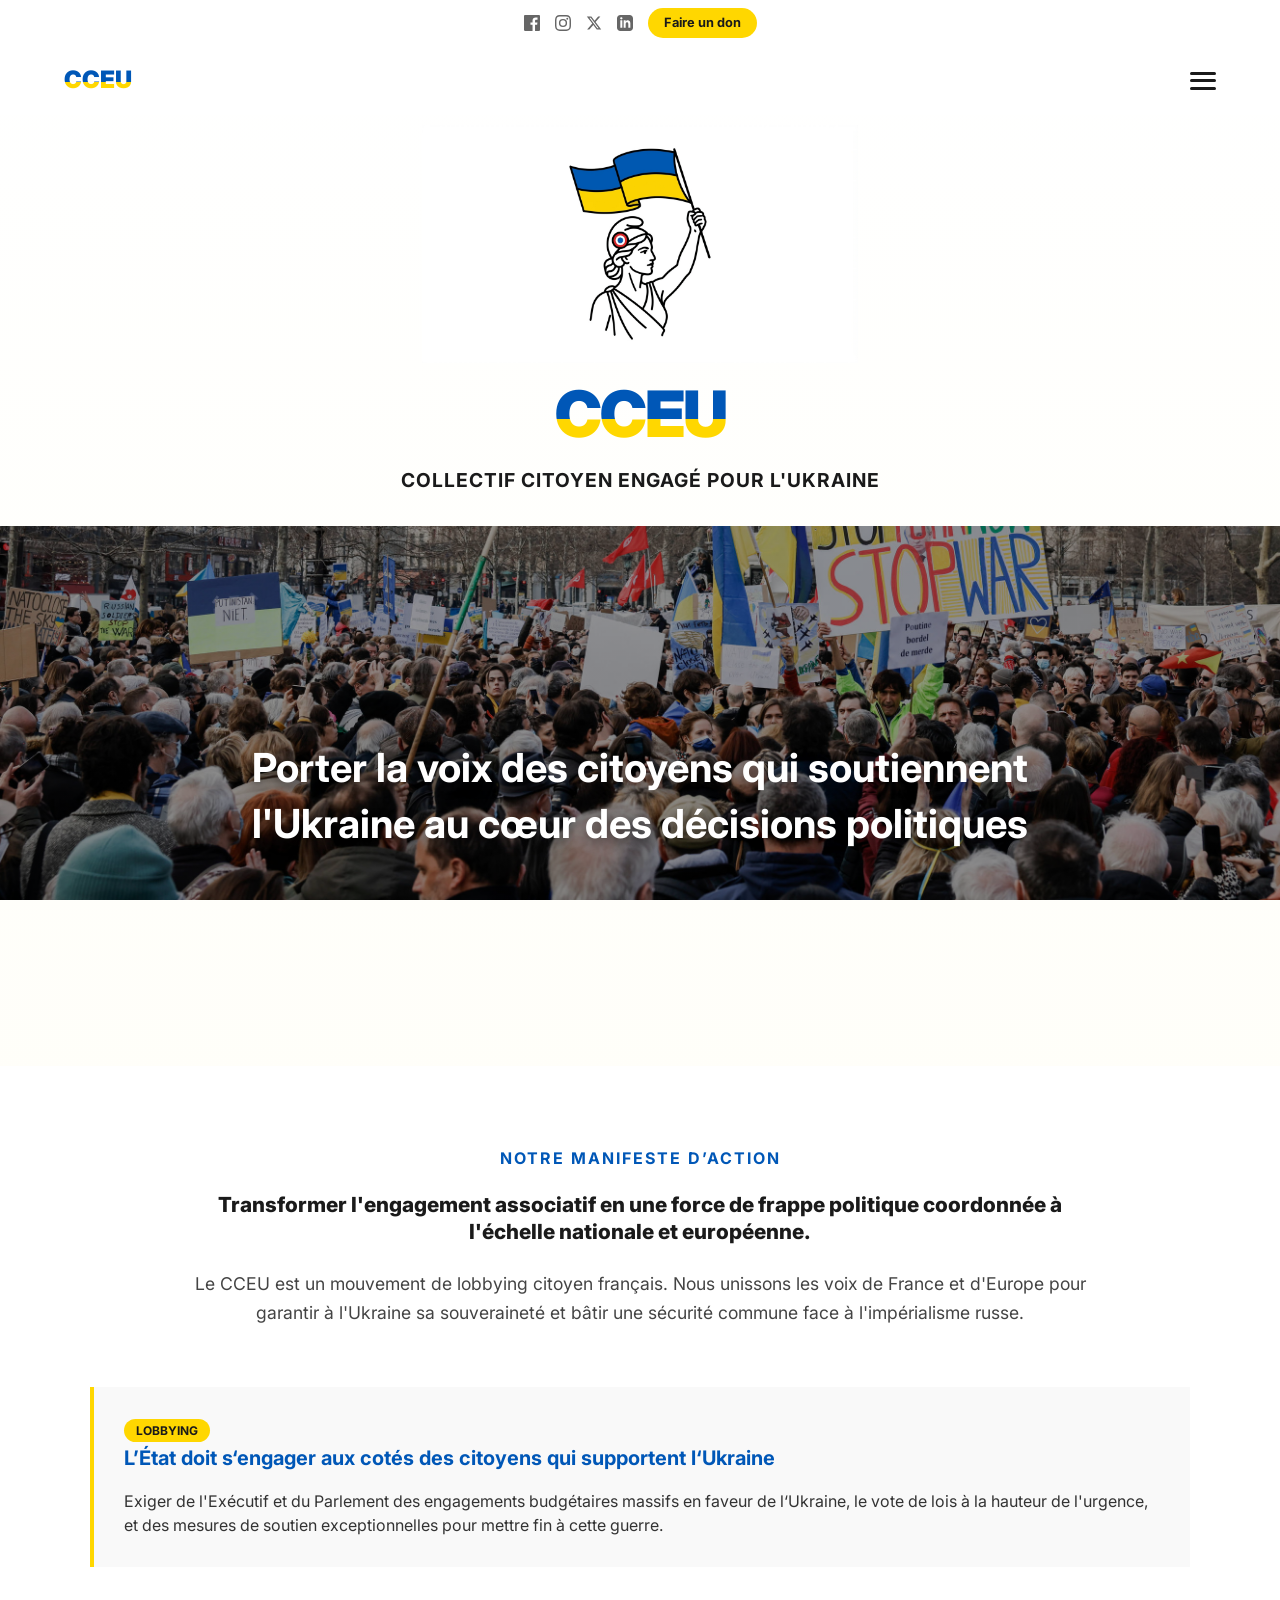
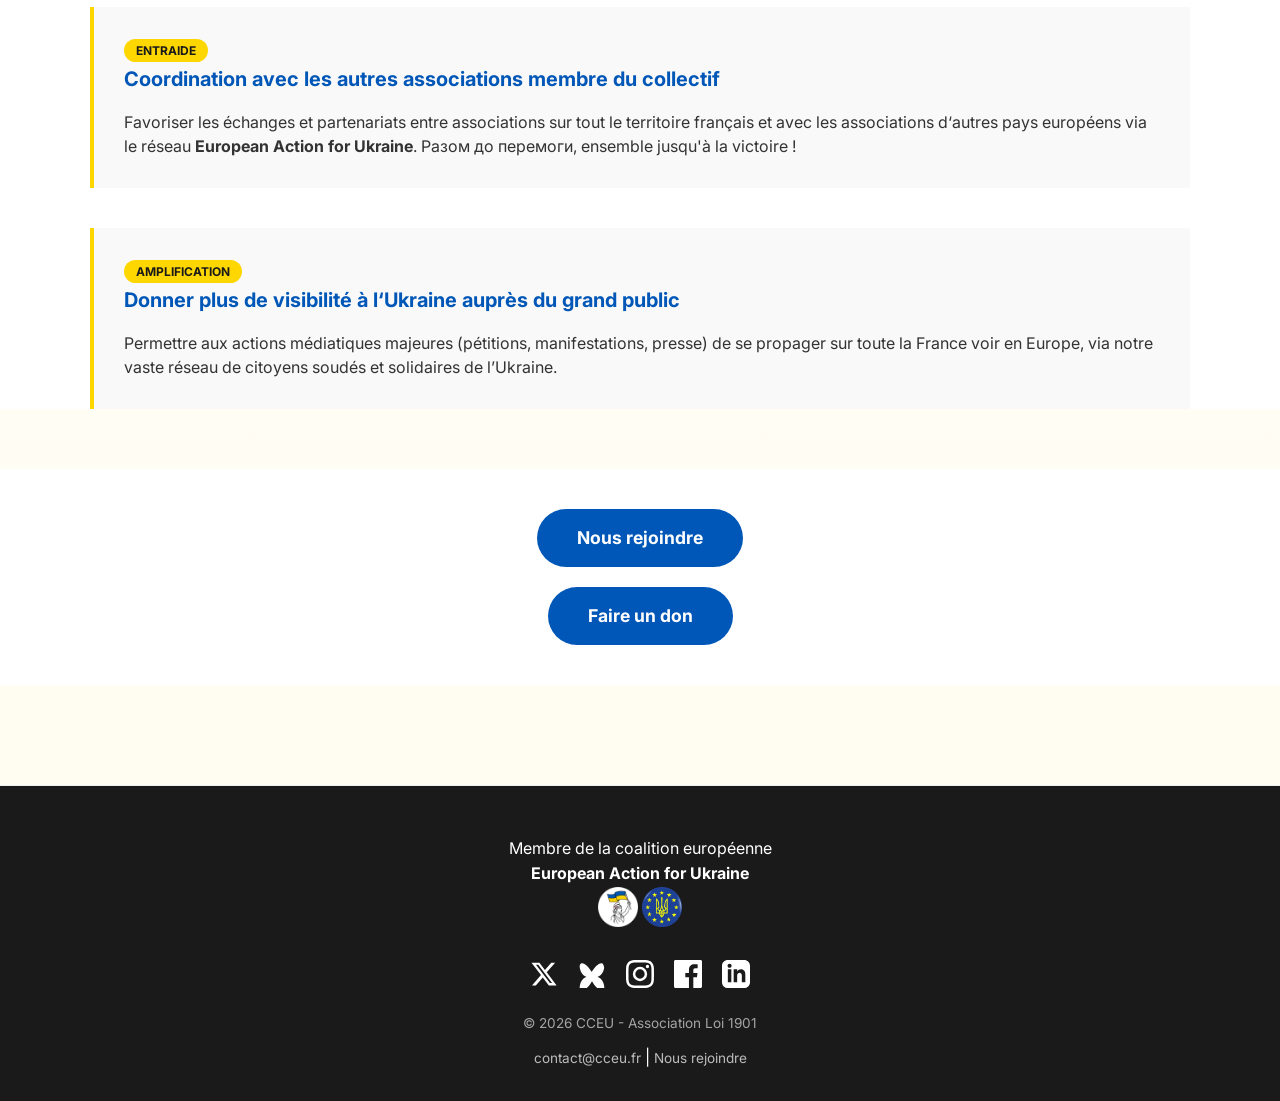
<file: index.html>
<!DOCTYPE html>
<html lang="fr">

<head>
    <meta charset="UTF-8">
    <meta name="viewport" content="width=device-width, initial-scale=1.0">
    <title>CCEU - Collectif Citoyen Engagé pour l'Ukraine</title>
    <link rel="icon" type="image/png" href="static/favicon.png">
    <link rel="stylesheet" href="index.css">
    <link rel="preconnect" href="https://fonts.googleapis.com">
    <link rel="preconnect" href="https://fonts.gstatic.com" crossorigin>
    <link href="https://fonts.googleapis.com/css2?family=Inter:wght@400;700;900&display=swap" rel="stylesheet">
    <script src="index.js" defer></script>
</head>

<body>
    <header>
        <div class="top-bar">
            <div class="top-bar-container">
                <div class="nav-socials">
                    <a href="https://www.facebook.com/profile.php?id=61579489568412" target="_blank" title="Facebook">
                        <svg viewBox="0 0 24 24"><path d="M22.675 0h-21.35c-.732 0-1.325.593-1.325 1.325v21.351c0 .731.593 1.324 1.325 1.324h11.495v-9.294h-3.128v-3.622h3.128v-2.671c0-3.1 1.893-4.788 4.659-4.788 1.325 0 2.463.099 2.795.143v3.24l-1.918.001c-1.504 0-1.795.715-1.795 1.763v2.313h3.587l-.467 3.622h-3.12v9.293h6.116c.73 0 1.323-.593 1.323-1.325v-21.35c0-.732-.593-1.325-1.325-1.325z" /></svg>
                    </a>
                    <a href="https://www.instagram.com/collectif_cceu/" target="_blank" title="Instagram">
                        <svg viewBox="0 0 24 24"><path d="M12 2.163c3.204 0 3.584.012 4.85.07 3.252.148 4.771 1.691 4.919 4.919.058 1.265.069 1.645.069 4.849 0 3.205-.012 3.584-.069 4.849-.149 3.225-1.664 4.771-4.919 4.919-1.266.058-1.644.07-4.85.07-3.204 0-3.584-.012-4.849-.07-3.26-.149-4.771-1.699-4.919-4.92-.058-1.265-.07-1.644-.07-4.849 0-3.204 .013-3.583.07-4.849.149-3.227 1.664-4.771 4.919-4.919 1.266-.057 1.645-.069 4.849-.069zM12 0C8.741 0 8.333.014 7.053.072 2.695.272.273 2.69.073 7.052.014 8.333 0 8.741 0 12c0 3.259.014 3.668.072 4.948.2 4.358 2.618 6.78 6.98 6.981 1.281.058 1.689.072 4.948.072 3.259 0 3.668-.014 4.948-.072 4.354-.2 6.782-2.618 6.979-6.98.059-1.28.073-1.689.073-4.948 0-3.259-.014-3.668-.072-4.947-.196-4.354-2.617-6.78-6.979-6.98C15.668.014 15.259 0 12 0zm0 5.838a6.162 6.162 0 100 12.324 6.162 6.162 0 000-12.324zM12 16a4 4 0 110-8 4 4 0 010 8zm6.406-11.845a1.44 1.44 0 100 2.881 1.44 1.44 0 000-2.881z"/></svg>
                    </a>
                    <a href="https://x.com/Collectif_CCEU" target="_blank" title="Twitter / X">
                        <svg viewBox="0 0 24 24"><path d="M18.244 2.25h3.308l-7.227 8.26 8.502 11.24H16.17l-5.214-6.817L4.99 21.75H1.68l7.73-8.835L1.254 2.25H8.08l4.713 6.231zm-1.161 17.52h1.833L7.084 4.126H5.117z"/></svg>
                    </a>
                    <a href="https://www.linkedin.com/company/cceu/" target="_blank" title="LinkedIn">
                        <svg viewBox="0 0 24 24"><path d="M19 0h-14c-2.761 0-5 2.239-5 5v14c0 2.761 2.239 5 5 5h14c2.762 0 5-2.239 5-5v-14c0-2.761-2.238-5-5-5zm-11 19h-3v-11h3v11zm-1.5-12.268c-.966 0-1.75-.79-1.75-1.764s.784-1.764 1.75-1.764 1.75.79 1.75 1.764-.783 1.764-1.75 1.764zm13.5 12.268h-3v-5.604c0-3.368-4-3.113-4 0v5.604h-3v-11h3v1.765c1.396-2.586 7-2.777 7 2.476v6.759z"/></svg>
                    </a>
                </div>
                <a href="https://donorbox.org/donations-942513" target="_blank" class="btn-donate-top">Faire un don</a>
            </div>
        </div>

        <nav class="main-nav">
            <div class="logo-nav"><a href="https://cceu.fr">CCEU</a></div>

            <button class="burger-menu" aria-label="Ouvrir le menu">
                <span></span>
                <span></span>
                <span></span>
            </button>

            <ul class="nav-links">
                <li><a href="https://chat.whatsapp.com/BabCQP9xGLk7FKaLxmbboo">Rejoindre la communauté</a></li>
                <li><a href="https://cceu.fr/#manifeste">Notre manifeste</a></li>
                <li><a href="https://cceu.fr/pages/rejoindre.html">S’engager</a></li>
                <li><a href="https://cceu.fr/pages/blog/actualites.html">Actualités</a></li>
            </ul>

        </nav>
    </header>

    <main>
        <section class="hero">
            <img src="static/logo_cceu.png" alt="Logo CCEU Marianne" class="main-logo">

            <h1 class="acronym">CCEU</h1>
            <p class="fullname">Collectif Citoyen Engagé pour l'Ukraine</p>
            </h2>
        </section>

        <section class="scroll-banner">
            <div class="banner-bg" style="background-image: linear-gradient(rgba(0, 0, 0, 0.4), rgba(0, 0, 0, 0.4)), url('static/manifestation.jpg');"></div>
            <div class="banner-content">
                <h2 class="tagline-banner">Porter la voix des citoyens qui soutiennent l'Ukraine au cœur des décisions politiques
            </div>
        </section>

        <section id="manifeste" class="manifesto">
            <div class="container">
                <div class="manifesto-intro">
                    <h3>Notre manifeste d’action</h3>
                    <p class="lead">Transformer l'engagement associatif en une force de frappe politique coordonnée à
                        l'échelle nationale et européenne.</p>
                    <p>Le CCEU est un mouvement de lobbying citoyen français. Nous unissons les voix de France et
                        d'Europe pour garantir à l'Ukraine sa souveraineté et bâtir une sécurité commune face à
                        l'impérialisme russe.</p>
                </div>

                <div class="combats-grid">
                    <div class="combat-item">
                        <span class="mission-tag">Lobbying</span>
                        <h4>L’État doit s‘engager aux cotés des citoyens qui supportent l‘Ukraine</h4>
                        <p>Exiger de l'Exécutif et du Parlement des engagements budgétaires massifs en faveur de
                            l‘Ukraine, le vote de lois à la hauteur de l'urgence, et des mesures de soutien
                            exceptionnelles pour mettre fin à cette guerre.</p>
                    </div>

                    <div class="combat-item">
                        <span class="mission-tag">Entraide</span>
                        <h4>Coordination avec les autres associations membre du collectif</h4>
                        <p>Favoriser les échanges et partenariats entre associations sur tout le territoire français et
                            avec les associations d‘autres pays européens via le réseau <strong>European Action for
                                Ukraine</strong>. Разом до перемоги, ensemble jusqu'à la victoire !</p>
                    </div>

                    <div class="combat-item">
                        <span class="mission-tag">Amplification</span>
                        <h4>Donner plus de visibilité à l‘Ukraine auprès du grand public </h4>
                        <p>Permettre aux actions médiatiques majeures (pétitions, manifestations, presse) de se propager
                            sur toute la France voir en Europe, via notre vaste réseau de citoyens soudés et solidaires
                            de l’Ukraine.</p>
                    </div>
                </div>
            </div>
        </section>
        <div id="rejoindre" class="cta-reminder">
            <a href="pages/rejoindre.html" class="btn btn-blue">Nous rejoindre</a>
            <a href="https://www.paypal.com/donate/?hosted_button_id=MT288N3JQ9G96" class="btn btn-blue">Faire un
                don</a>
        </div>
    </main>

    <footer>
        <div class="footer-content">

            <div class="coalition-block">
                <a href="https://europeanactionforukraine.org" target="_blank" rel="noopener">
                    <span>
                        Membre de la coalition européenne<br>
                        <strong>European Action for Ukraine</strong>
                    </span>
                </a>
                <img src="static/logo_cceu_round.png" alt="Logo CCEU">
                <img src="static/logo_EAU.png" alt="Logo EAU">
            </div>
            <br>

            <div class="social-links">
                <a href="https://x.com/Collectif_CCEU" target="_blank" title="Twitter / X">
                    <svg viewBox="0 0 24 24"><path d="M18.244 2.25h3.308l-7.227 8.26 8.502 11.24H16.17l-5.214-6.817L4.99 21.75H1.68l7.73-8.835L1.254 2.25H8.08l4.713 6.231zm-1.161 17.52h1.833L7.084 4.126H5.117z" /></svg>
                </a>
                <a href="https://bsky.app/profile/cceu.bsky.social" target="_blank" title="Bluesky">
                    <svg viewBox="0 0 24 24"><path d="M12 10.8c-1.087-2.114-4.046-5.929-6.058-7.148-1.005-.609-2.085-1.132-2.912-.904-1.119.308-1.577 1.455-1.577 2.441 0 .543.15 1.836.257 2.37.581 2.924 2.164 5.343 4.29 6.443.43.223.86.377 1.25.467-.39.09-.82.244-1.25.467-2.126 1.1-3.709 3.519-4.29 6.443-.107.534-.257 1.827-.257 2.37 0 .986.458 2.133 1.577 2.441.827.228 1.907-.295 2.912-.904 2.012-1.219 4.971-5.034 6.058-7.148 1.087 2.114 4.046 5.929 6.058 7.148 1.005.609 2.085 1.132 2.912.904 1.119-.308 1.577-1.455 1.577-2.441 0-.543-.15-1.836-.257-2.37-.581-2.924-2.164-5.343-4.29-6.443-.43-.223-.86-.377-1.25-.467.39-.09.82-.244 1.25-.467 2.126-1.1 3.709-3.519 4.29-6.443.107-.534.257-1.827-.257-2.37 0-.986-.458-2.133-1.577-2.441-.827-.228-1.907.295-2.912.904-2.012 1.219-4.971 5.034-6.058 7.148Z" /></svg>
                </a>
                <a href="https://www.instagram.com/collectif_cceu/" target="_blank" title="Instagram">
                    <svg viewBox="0 0 24 24"><path d="M12 2.163c3.204 0 3.584.012 4.85.07 3.252.148 4.771 1.691 4.919 4.919.058 1.265.069 1.645.069 4.849 0 3.205-.012 3.584-.069 4.849-.149 3.225-1.664 4.771-4.919 4.919-1.266.058-1.644.07-4.85.07-3.204 0-3.584-.012-4.849-.07-3.26-.149-4.771-1.699-4.919-4.92-.058-1.265-.07-1.644-.07-4.849 0-3.204.013-3.583.07-4.849.149-3.227 1.664-4.771 4.919-4.919 1.266-.057 1.645-.069 4.849-.069zM12 0C8.741 0 8.333.014 7.053.072 2.695.272.273 2.69.073 7.052.014 8.333 0 8.741 0 12c0 3.259.014 3.668.072 4.948.2 4.358 2.618 6.78 6.98 6.981 1.281.058 1.689.072 4.948.072 3.259 0 3.668-.014 4.948-.072 4.354-.2 6.782-2.618 6.979-6.98.059-1.28.073-1.689.073-4.948 0-3.259-.014-3.668-.072-4.947-.196-4.354-2.617-6.78-6.979-6.98C15.668.014 15.259 0 12 0zm0 5.838a6.162 6.162 0 100 12.324 6.162 6.162 0 000-12.324zM12 16a4 4 0 110-8 4 4 0 010 8zm6.406-11.845a1.44 1.44 0 100 2.881 1.44 1.44 0 000-2.881z" /></svg>
                </a>
                <a href="https://www.facebook.com/profile.php?id=61579489568412" target="_blank" title="Facebook">
                    <svg viewBox="0 0 24 24"><path d="M22.675 0h-21.35c-.732 0-1.325.593-1.325 1.325v21.351c0 .731.593 1.324 1.325 1.324h11.495v-9.294h-3.128v-3.622h3.128v-2.671c0-3.1 1.893-4.788 4.659-4.788 1.325 0 2.463.099 2.795.143v3.24l-1.918.001c-1.504 0-1.795.715-1.795 1.763v2.313h3.587l-.467 3.622h-3.12v9.293h6.116c.73 0 1.323-.593 1.323-1.325v-21.35c0-.732-.593-1.325-1.325-1.325z" /></svg>
                </a>
                <a href="https://www.linkedin.com/company/cceu/" target="_blank" title="LinkedIn">
                    <svg viewBox="0 0 24 24"><path d="M19 0h-14c-2.761 0-5 2.239-5 5v14c0 2.761 2.239 5 5 5h14c2.762 0 5-2.239 5-5v-14c0-2.761-2.238-5-5-5zm-11 19h-3v-11h3v11zm-1.5-12.268c-.966 0-1.75-.79-1.75-1.764s.784-1.764 1.75-1.764 1.75.79 1.75 1.764-.783 1.764-1.75 1.764zm13.5 12.268h-3v-5.604c0-3.368-4-3.113-4 0v5.604h-3v-11h3v1.765c1.396-2.586 7-2.777 7 2.476v6.759z" /></svg>
                </a>
            </div>

            <p class="copyright">&copy; 2026 CCEU - Association Loi 1901</p>

            <div class="emails">
                <a href="mailto:contact@cceu.fr">contact@cceu.fr</a> |
                <a href="pages/rejoindre.html">Nous rejoindre</a>
            </div>
        </div>
    </footer>
</body>

</html>
</file>
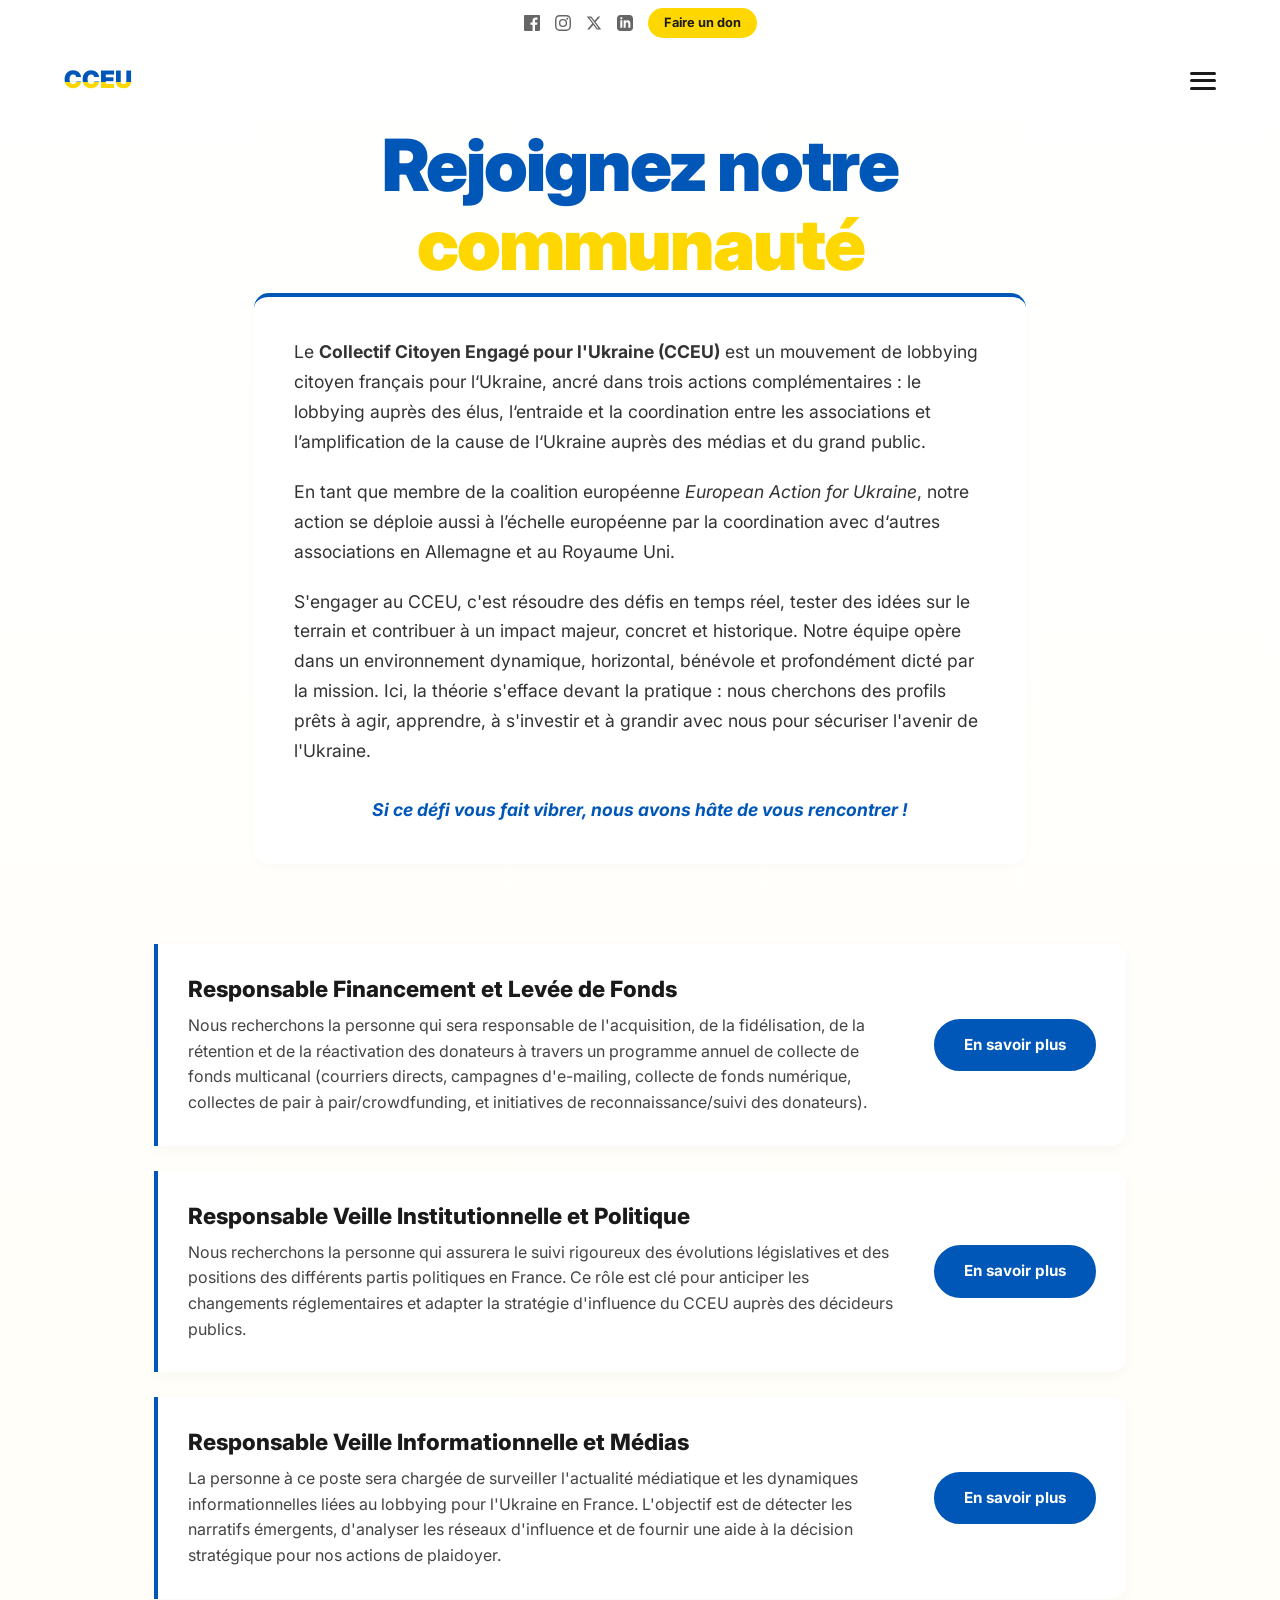
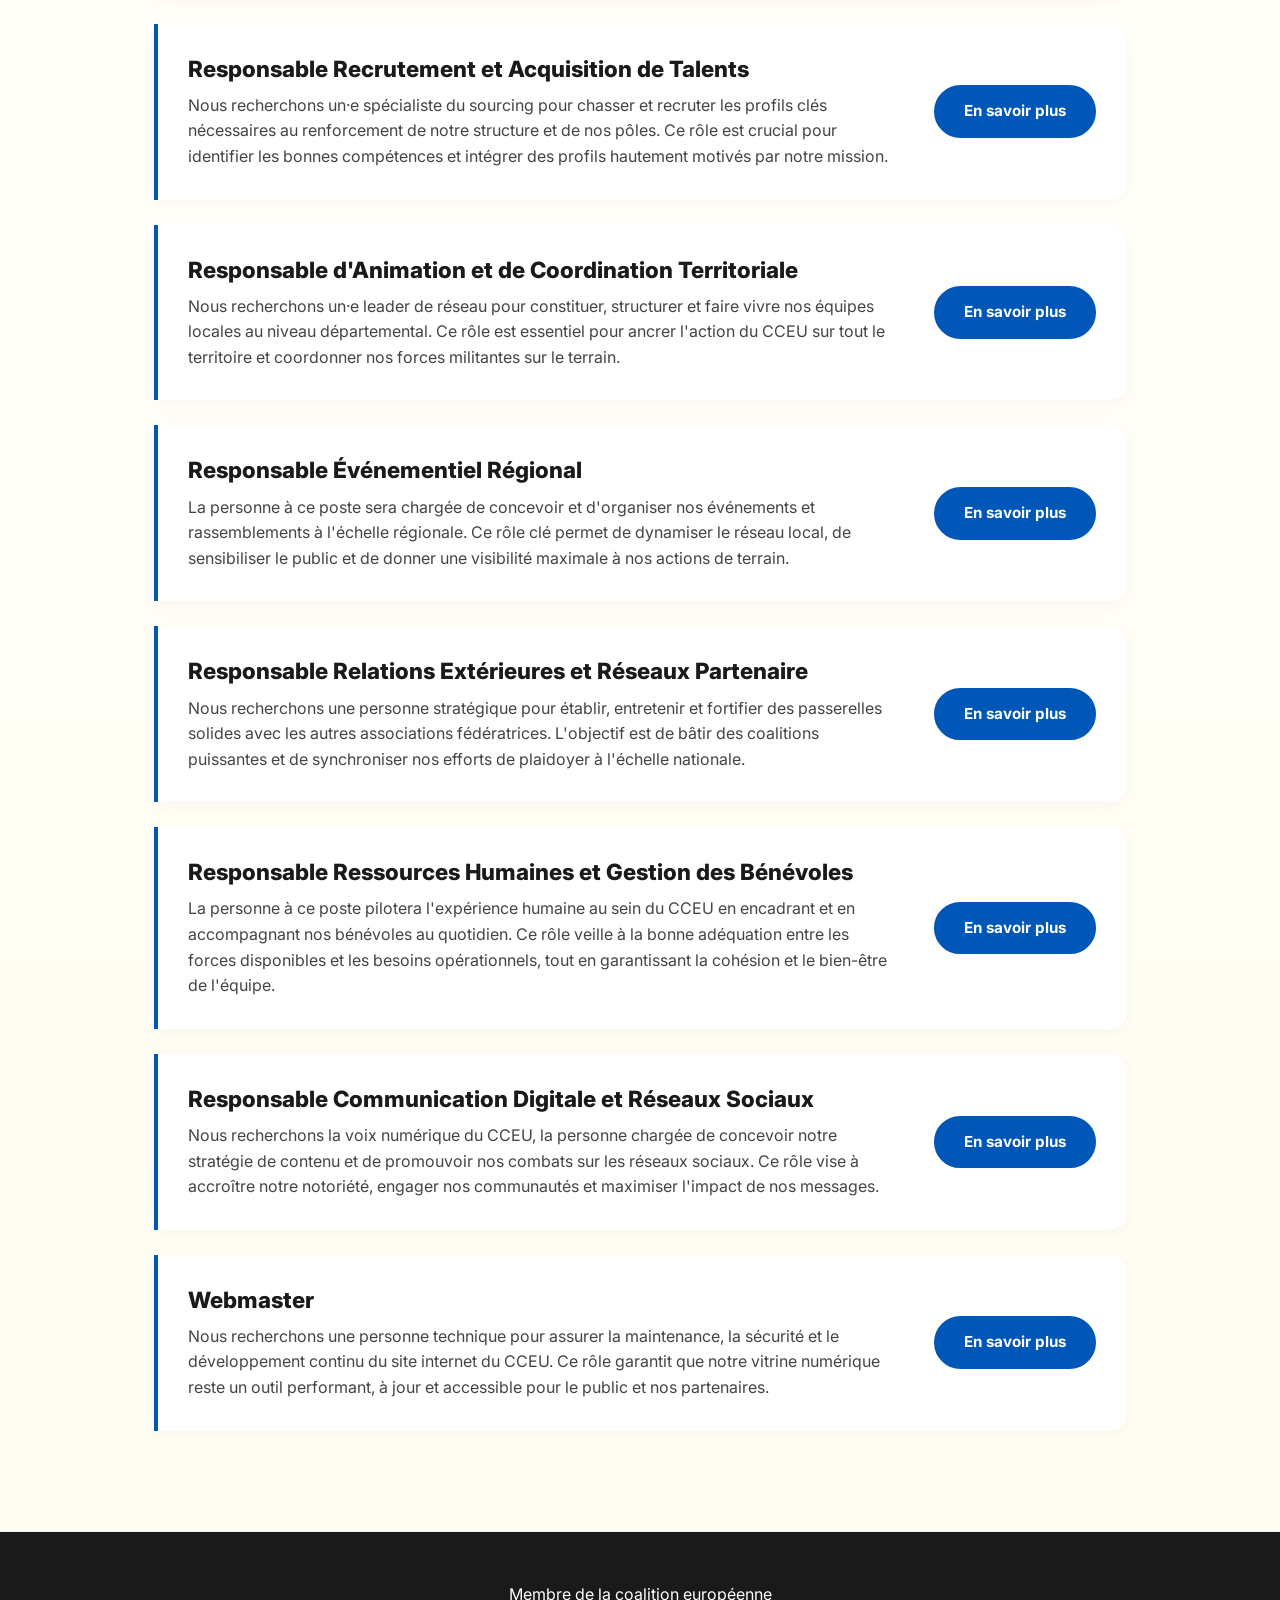
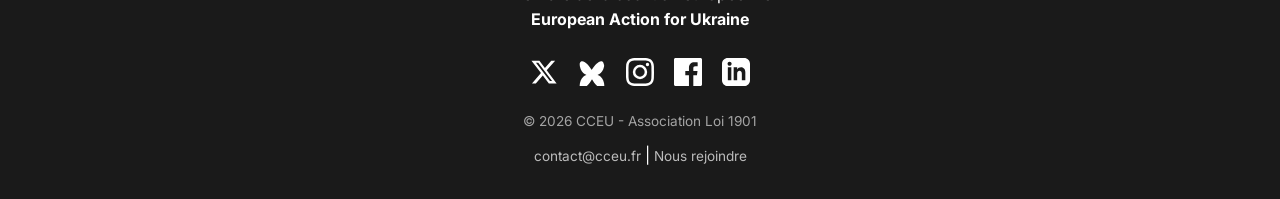
<file: pages/rejoindre.html>
<!DOCTYPE html>
<html lang="fr">
<head>
    <meta charset="UTF-8">
    <meta name="viewport" content="width=device-width, initial-scale=1.0">
    <title>CCEU - Collectif Citoyen Engagé pour l'Ukraine</title>
    <link rel="icon" type="image/png" href="../static/favicon.png">
    <link rel="stylesheet" href="../index.css">
    <link rel="stylesheet" href="../static/jobs.css">
    <link rel="preconnect" href="https://fonts.googleapis.com">
    <link rel="preconnect" href="https://fonts.gstatic.com" crossorigin>
    <link href="https://fonts.googleapis.com/css2?family=Inter:wght@400;700;900&display=swap" rel="stylesheet">
    <script src="../index.js" defer></script>
</head>
<body>
<header>
        <div class="top-bar">
            <div class="top-bar-container">
                <div class="nav-socials">
                    <a href="https://www.facebook.com/profile.php?id=61579489568412" target="_blank" title="Facebook">
                        <svg viewBox="0 0 24 24"><path d="M22.675 0h-21.35c-.732 0-1.325.593-1.325 1.325v21.351c0 .731.593 1.324 1.325 1.324h11.495v-9.294h-3.128v-3.622h3.128v-2.671c0-3.1 1.893-4.788 4.659-4.788 1.325 0 2.463.099 2.795.143v3.24l-1.918.001c-1.504 0-1.795.715-1.795 1.763v2.313h3.587l-.467 3.622h-3.12v9.293h6.116c.73 0 1.323-.593 1.323-1.325v-21.35c0-.732-.593-1.325-1.325-1.325z" /></svg>
                    </a>
                    <a href="https://www.instagram.com/collectif_cceu/" target="_blank" title="Instagram">
                        <svg viewBox="0 0 24 24"><path d="M12 2.163c3.204 0 3.584.012 4.85.07 3.252.148 4.771 1.691 4.919 4.919.058 1.265.069 1.645.069 4.849 0 3.205-.012 3.584-.069 4.849-.149 3.225-1.664 4.771-4.919 4.919-1.266.058-1.644.07-4.85.07-3.204 0-3.584-.012-4.849-.07-3.26-.149-4.771-1.699-4.919-4.92-.058-1.265-.07-1.644-.07-4.849 0-3.204 .013-3.583.07-4.849.149-3.227 1.664-4.771 4.919-4.919 1.266-.057 1.645-.069 4.849-.069zM12 0C8.741 0 8.333.014 7.053.072 2.695.272.273 2.69.073 7.052.014 8.333 0 8.741 0 12c0 3.259.014 3.668.072 4.948.2 4.358 2.618 6.78 6.98 6.981 1.281.058 1.689.072 4.948.072 3.259 0 3.668-.014 4.948-.072 4.354-.2 6.782-2.618 6.979-6.98.059-1.28.073-1.689.073-4.948 0-3.259-.014-3.668-.072-4.947-.196-4.354-2.617-6.78-6.979-6.98C15.668.014 15.259 0 12 0zm0 5.838a6.162 6.162 0 100 12.324 6.162 6.162 0 000-12.324zM12 16a4 4 0 110-8 4 4 0 010 8zm6.406-11.845a1.44 1.44 0 100 2.881 1.44 1.44 0 000-2.881z"/></svg>
                    </a>
                    <a href="https://x.com/Collectif_CCEU" target="_blank" title="Twitter / X">
                        <svg viewBox="0 0 24 24"><path d="M18.244 2.25h3.308l-7.227 8.26 8.502 11.24H16.17l-5.214-6.817L4.99 21.75H1.68l7.73-8.835L1.254 2.25H8.08l4.713 6.231zm-1.161 17.52h1.833L7.084 4.126H5.117z"/></svg>
                    </a>
                    <a href="https://www.linkedin.com/company/cceu/" target="_blank" title="LinkedIn">
                        <svg viewBox="0 0 24 24"><path d="M19 0h-14c-2.761 0-5 2.239-5 5v14c0 2.761 2.239 5 5 5h14c2.762 0 5-2.239 5-5v-14c0-2.761-2.238-5-5-5zm-11 19h-3v-11h3v11zm-1.5-12.268c-.966 0-1.75-.79-1.75-1.764s.784-1.764 1.75-1.764 1.75.79 1.75 1.764-.783 1.764-1.75 1.764zm13.5 12.268h-3v-5.604c0-3.368-4-3.113-4 0v5.604h-3v-11h3v1.765c1.396-2.586 7-2.777 7 2.476v6.759z"/></svg>
                    </a>
                </div>
                <a href="https://donorbox.org/donations-942513" target="_blank" class="btn-donate-top">Faire un don</a>
            </div>
        </div>

        <nav class="main-nav">
            <div class="logo-nav"><a href="https://cceu.fr">CCEU</a></div>

            <button class="burger-menu" aria-label="Ouvrir le menu">
                <span></span>
                <span></span>
                <span></span>
            </button>

            <ul class="nav-links">
                <li><a href="https://chat.whatsapp.com/BabCQP9xGLk7FKaLxmbboo">Rejoindre la communauté</a></li>
                <li><a href="https://cceu.fr/#manifeste">Notre manifeste</a></li>
                <li><a href="https://cceu.fr/pages/rejoindre.html">S’engager</a></li>
                <li><a href="https://cceu.fr/pages/blog/actualites.html">Actualités</a></li>
            </ul>
        </nav>
    </header>

    <main>
        <section class="hero hero-rejoindre">
            <h1 class="acronym acronym-rejoindre">Rejoignez notre communauté</h1>
            
            <div class="introduction-box">
                <p class="intro-paragraph">
                    Le <strong>Collectif Citoyen Engagé pour l'Ukraine (CCEU)</strong> est un mouvement de lobbying citoyen français pour l‘Ukraine, 
                    ancré dans trois actions complémentaires : le lobbying auprès des élus, l‘entraide et la coordination entre les associations et 
                    l’amplification de la cause de l‘Ukraine auprès des médias et du grand public.
                </p>
                
                <p class="intro-paragraph">
                    En tant que membre de la coalition européenne <em>European Action for Ukraine</em>, notre action se déploie aussi à l’échelle européenne
                    par la coordination avec d‘autres associations en Allemagne et au Royaume Uni.
                </p>
                
                <p class="intro-paragraph">
                    S'engager au CCEU, c'est résoudre des défis en temps réel, tester des idées sur le terrain et contribuer à un impact majeur, 
                    concret et historique. Notre équipe opère dans un environnement dynamique, horizontal, bénévole et profondément dicté par la mission. 
                    Ici, la théorie s'efface devant la pratique : nous cherchons des profils prêts à agir, apprendre, à s'investir et à grandir 
                    avec nous pour sécuriser l'avenir de l'Ukraine.
                </p>
                
                <p class="intro-conclusion">
                    Si ce défi vous fait vibrer, nous avons hâte de vous rencontrer !
                </p>
            </div>
        </section>

        <div class="nous-rejoindre-container">
            <div class="poste-resume">
                <div class="poste-texte-container">
                    <h2 class="poste-titre">Responsable Financement et Levée de Fonds</h2>
                    <p class="poste-texte">Nous recherchons la personne qui sera responsable de l'acquisition, de la fidélisation, de la rétention 
                        et de la réactivation des donateurs à travers un programme annuel de collecte de fonds multicanal (courriers directs, 
                        campagnes d'e-mailing, collecte de fonds numérique, collectes de pair à pair/crowdfunding, et 
                        initiatives de reconnaissance/suivi des donateurs).</p>
                </div>
                <a href="https://cceu.fr/pages/jobs/responsable-financement.html" class="poste-button">En savoir plus</a>
            </div>

            <div class="poste-resume">
                <div class="poste-texte-container">
                    <h2 class="poste-titre">Responsable Veille Institutionnelle et Politique</h2>
                    <p class="poste-texte">Nous recherchons la personne qui assurera le suivi rigoureux des évolutions législatives et des positions 
                        des différents partis politiques en France. Ce rôle est clé pour anticiper les changements réglementaires et adapter la stratégie 
                        d'influence du CCEU auprès des décideurs publics.</p>
                </div>
                <a href="https://cceu.fr/pages/jobs/responsable-veille-institutionnelle.html" class="poste-button">En savoir plus</a>
            </div>

            <div class="poste-resume">
                <div class="poste-texte-container">
                    <h2 class="poste-titre">Responsable Veille Informationnelle et Médias</h2>
                    <p class="poste-texte">La personne à ce poste sera chargée de surveiller l'actualité médiatique et les dynamiques informationnelles 
                        liées au lobbying pour l'Ukraine en France. L'objectif est de détecter les narratifs émergents, d'analyser les réseaux d'influence 
                        et de fournir une aide à la décision stratégique pour nos actions de plaidoyer.</p>
                </div>
                <a href="https://cceu.fr/pages/jobs/responsable-veille-informationnelle.html" class="poste-button">En savoir plus</a>
            </div>

            <div class="poste-resume">
                <div class="poste-texte-container">
                    <h2 class="poste-titre">Responsable Recrutement et Acquisition de Talents</h2>
                    <p class="poste-texte">Nous recherchons un·e spécialiste du sourcing pour chasser et recruter les profils clés nécessaires au 
                        renforcement de notre structure et de nos pôles. Ce rôle est crucial pour identifier les bonnes compétences et intégrer des 
                        profils hautement motivés par notre mission.</p>
                </div>
                <a href="https://cceu.fr/pages/jobs/responsable-recrutement.html" class="poste-button">En savoir plus</a>
            </div>

            <div class="poste-resume">
                <div class="poste-texte-container">
                    <h2 class="poste-titre">Responsable d'Animation et de Coordination Territoriale</h2>
                    <p class="poste-texte">Nous recherchons un·e leader de réseau pour constituer, structurer et faire vivre nos équipes locales au niveau 
                        départemental. Ce rôle est essentiel pour ancrer l'action du CCEU sur tout le territoire et coordonner nos forces militantes sur le terrain.</p>
                </div>
                <a href="https://cceu.fr/pages/jobs/responsable-animation-coordination.html" class="poste-button">En savoir plus</a>
            </div>

            <div class="poste-resume">
                <div class="poste-texte-container">
                    <h2 class="poste-titre">Responsable Événementiel Régional</h2>
                    <p class="poste-texte">La personne à ce poste sera chargée de concevoir et d'organiser nos événements et rassemblements à l'échelle 
                        régionale. Ce rôle clé permet de dynamiser le réseau local, de sensibiliser le public et de donner une visibilité maximale à 
                        nos actions de terrain.</p>
                </div>
                <a href="https://cceu.fr/pages/jobs/responsable-evenementiel-regional.html" class="poste-button">En savoir plus</a>
            </div>

            <div class="poste-resume">
                <div class="poste-texte-container">
                    <h2 class="poste-titre">Responsable Relations Extérieures et Réseaux Partenaire</h2>
                    <p class="poste-texte">Nous recherchons une personne stratégique pour établir, entretenir et fortifier des passerelles solides 
                        avec les autres associations fédératrices. L'objectif est de bâtir des coalitions puissantes et de synchroniser nos efforts 
                        de plaidoyer à l'échelle nationale.</p>
                </div>
                <a href="https://cceu.fr/pages/jobs/responsable-relations-exterieures.html" class="poste-button">En savoir plus</a>
            </div>

            <div class="poste-resume">
                <div class="poste-texte-container">
                    <h2 class="poste-titre">Responsable Ressources Humaines et Gestion des Bénévoles</h2>
                    <p class="poste-texte">La personne à ce poste pilotera l'expérience humaine au sein du CCEU en encadrant et en accompagnant nos 
                        bénévoles au quotidien. Ce rôle veille à la bonne adéquation entre les forces disponibles et les besoins opérationnels, tout 
                        en garantissant la cohésion et le bien-être de l'équipe.</p>
                </div>
                <a href="https://cceu.fr/pages/jobs/responsable-ressources-humaines.html" class="poste-button">En savoir plus</a>
            </div>

            <div class="poste-resume">
                <div class="poste-texte-container">
                    <h2 class="poste-titre">Responsable Communication Digitale et Réseaux Sociaux</h2>
                    <p class="poste-texte">Nous recherchons la voix numérique du CCEU, la personne chargée de concevoir notre stratégie de contenu et 
                        de promouvoir nos combats sur les réseaux sociaux. Ce rôle vise à accroître notre notoriété, engager nos communautés et maximiser 
                        l'impact de nos messages.</p>
                </div>
                <a href="https://cceu.fr/pages/jobs/responsable-communication-digitale.html" class="poste-button">En savoir plus</a>
            </div>

            <div class="poste-resume">
                <div class="poste-texte-container">
                    <h2 class="poste-titre">Webmaster</h2>
                    <p class="poste-texte">Nous recherchons une personne technique pour assurer la maintenance, la sécurité et le développement continu 
                        du site internet du CCEU. Ce rôle garantit que notre vitrine numérique reste un outil performant, à jour et accessible pour le 
                        public et nos partenaires.</p>
                </div>
                <a href="https://cceu.fr/pages/jobs/webmaster.html" class="poste-button">En savoir plus</a>
            </div>
        </div>
    </main>

<footer>
    <div class="footer-content">
        
        <div class="coalition-block">
            <a href="https://europeanactionforukraine.org" target="_blank" rel="noopener">
                <span>
                    Membre de la coalition européenne<br>
                    <strong>European Action for Ukraine</strong>
                </span>
            </a>
        </div>
        <br>

        <div class="social-links">
            <a href="https://x.com/Collectif_CCEU" target="_blank" title="Twitter / X">
                <svg viewBox="0 0 24 24"><path d="M18.244 2.25h3.308l-7.227 8.26 8.502 11.24H16.17l-5.214-6.817L4.99 21.75H1.68l7.73-8.835L1.254 2.25H8.08l4.713 6.231zm-1.161 17.52h1.833L7.084 4.126H5.117z"/></svg>
            </a>
            <a href="https://bsky.app/profile/cceu.bsky.social" target="_blank" title="Bluesky">
                <svg viewBox="0 0 24 24"><path d="M12 10.8c-1.087-2.114-4.046-5.929-6.058-7.148-1.005-.609-2.085-1.132-2.912-.904-1.119.308-1.577 1.455-1.577 2.441 0 .543.15 1.836.257 2.37.581 2.924 2.164 5.343 4.29 6.443.43.223.86.377 1.25.467-.39.09-.82.244-1.25.467-2.126 1.1-3.709 3.519-4.29 6.443-.107.534-.257 1.827-.257 2.37 0 .986.458 2.133 1.577 2.441.827.228 1.907-.295 2.912-.904 2.012-1.219 4.971-5.034 6.058-7.148 1.087 2.114 4.046 5.929 6.058 7.148 1.005.609 2.085 1.132 2.912.904 1.119-.308 1.577-1.455 1.577-2.441 0-.543-.15-1.836-.257-2.37-.581-2.924-2.164-5.343-4.29-6.443-.43-.223-.86-.377-1.25-.467.39-.09.82-.244 1.25-.467 2.126-1.1 3.709-3.519 4.29-6.443.107-.534.257-1.827-.257-2.37 0-.986-.458-2.133-1.577-2.441-.827-.228-1.907.295-2.912.904-2.012 1.219-4.971 5.034-6.058 7.148Z"/></svg>
            </a>
            <a href="https://www.instagram.com/collectif_cceu/" target="_blank" title="Instagram">
                <svg viewBox="0 0 24 24"><path d="M12 2.163c3.204 0 3.584.012 4.85.07 3.252.148 4.771 1.691 4.919 4.919.058 1.265.069 1.645.069 4.849 0 3.205-.012 3.584-.069 4.849-.149 3.225-1.664 4.771-4.919 4.919-1.266.058-1.644.07-4.85.07-3.204 0-3.584-.012-4.849-.07-3.26-.149-4.771-1.699-4.919-4.92-.058-1.265-.07-1.644-.07-4.849 0-3.204.013-3.583.07-4.849.149-3.227 1.664-4.771 4.919-4.919 1.266-.057 1.645-.069 4.849-.069zM12 0C8.741 0 8.333.014 7.053.072 2.695.272.273 2.69.073 7.052.014 8.333 0 8.741 0 12c0 3.259.014 3.668.072 4.948.2 4.358 2.618 6.78 6.98 6.981 1.281.058 1.689.072 4.948.072 3.259 0 3.668-.014 4.948-.072 4.354-.2 6.782-2.618 6.979-6.98.059-1.28.073-1.689.073-4.948 0-3.259-.014-3.668-.072-4.947-.196-4.354-2.617-6.78-6.979-6.98C15.668.014 15.259 0 12 0zm0 5.838a6.162 6.162 0 100 12.324 6.162 6.162 0 000-12.324zM12 16a4 4 0 110-8 4 4 0 010 8zm6.406-11.845a1.44 1.44 0 100 2.881 1.44 1.44 0 000-2.881z"/></svg>
            </a>
            <a href="https://www.facebook.com/profile.php?id=61579489568412" target="_blank" title="Facebook">
                <svg viewBox="0 0 24 24"><path d="M22.675 0h-21.35c-.732 0-1.325.593-1.325 1.325v21.351c0 .731.593 1.324 1.325 1.324h11.495v-9.294h-3.128v-3.622h3.128v-2.671c0-3.1 1.893-4.788 4.659-4.788 1.325 0 2.463.099 2.795.143v3.24l-1.918.001c-1.504 0-1.795.715-1.795 1.763v2.313h3.587l-.467 3.622h-3.12v9.293h6.116c.73 0 1.323-.593 1.323-1.325v-21.35c0-.732-.593-1.325-1.325-1.325z"/></svg>
            </a>
            <a href="https://www.linkedin.com/company/cceu/" target="_blank" title="LinkedIn">
                <svg viewBox="0 0 24 24"><path d="M19 0h-14c-2.761 0-5 2.239-5 5v14c0 2.761 2.239 5 5 5h14c2.762 0 5-2.239 5-5v-14c0-2.761-2.238-5-5-5zm-11 19h-3v-11h3v11zm-1.5-12.268c-.966 0-1.75-.79-1.75-1.764s.784-1.764 1.75-1.764 1.75.79 1.75 1.764-.783 1.764-1.75 1.764zm13.5 12.268h-3v-5.604c0-3.368-4-3.113-4 0v5.604h-3v-11h3v1.765c1.396-2.586 7-2.777 7 2.476v6.759z"/></svg>
            </a>
        </div>

        <p class="copyright">&copy; 2026 CCEU - Association Loi 1901</p>
        
        <div class="emails">
            <a href="mailto:contact@cceu.fr">contact@cceu.fr</a> | 
            <a href="https://cceu.fr/pages/rejoindre.html">Nous rejoindre</a>
        </div>
    </div>
</footer>

</body>
</html>
</file>
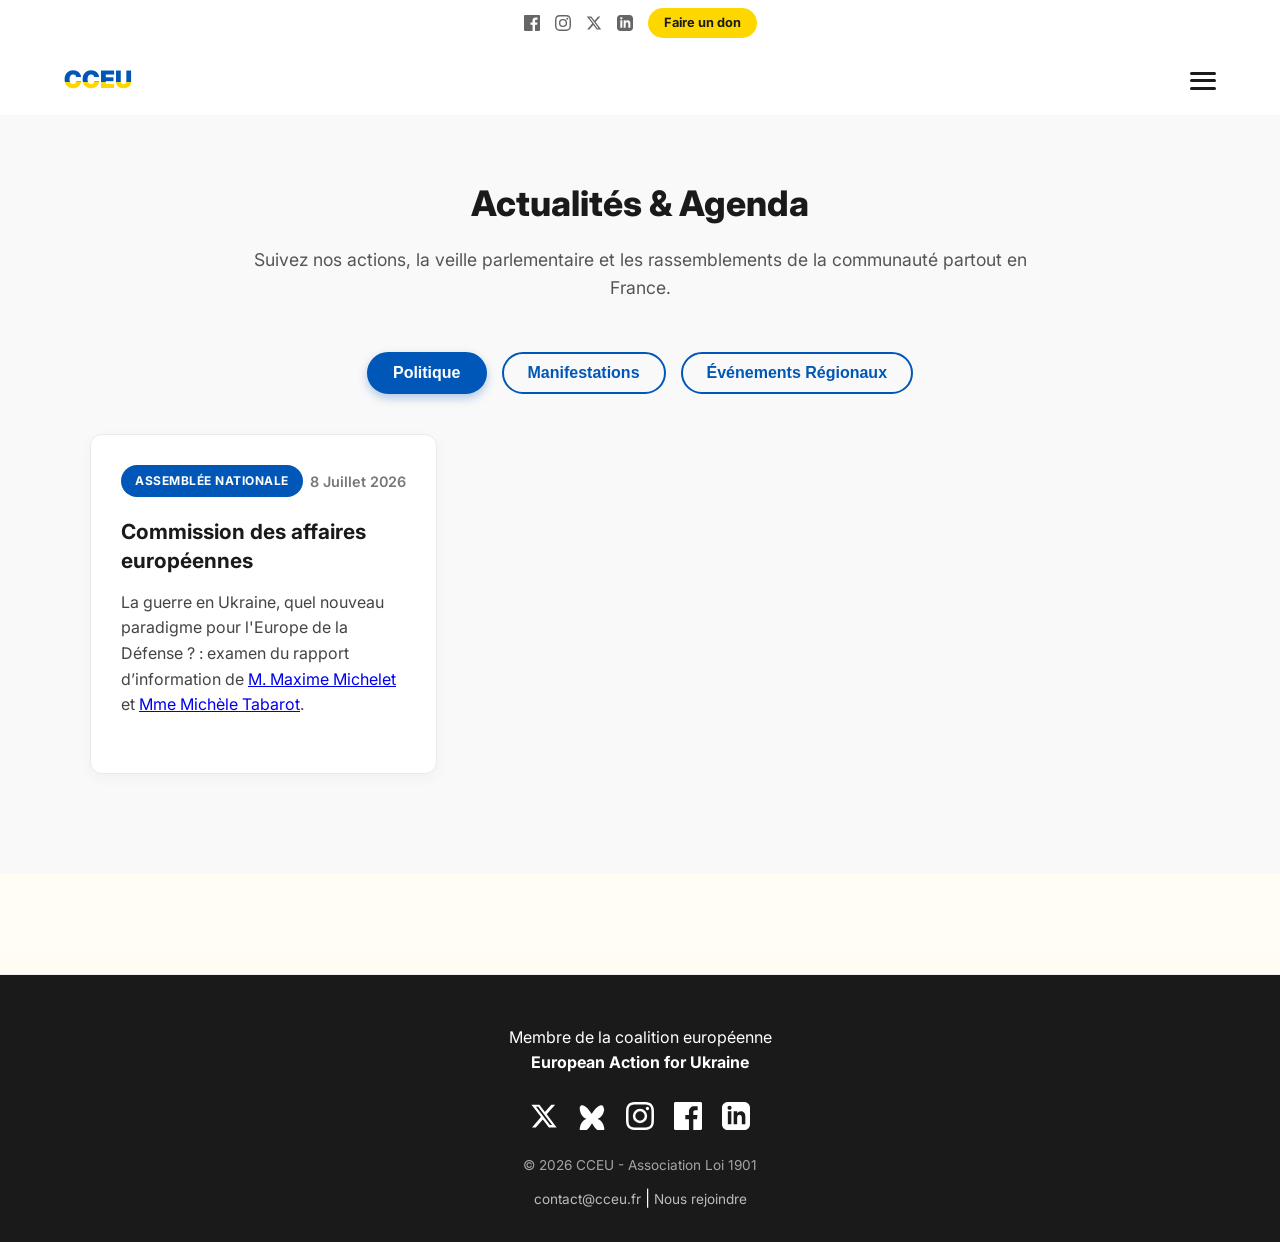
<file: pages/blog/actualites.html>
<!DOCTYPE html>
<html lang="fr">

<head>
    <meta charset="UTF-8">
    <meta name="viewport" content="width=device-width, initial-scale=1.0">
    <title>CCEU - Collectif Citoyen Engagé pour l'Ukraine</title>
    <link rel="icon" type="image/png" href="../../static/favicon.png">
    <link rel="stylesheet" href="../../index.css">
    <link rel="stylesheet" href="../../static/blog.css">
    <link rel="preconnect" href="https://fonts.googleapis.com">
    <link rel="preconnect" href="https://fonts.gstatic.com" crossorigin>
    <link href="https://fonts.googleapis.com/css2?family=Inter:wght@400;700;900&display=swap" rel="stylesheet">
    <script src="../../index.js" defer></script>
</head>

<body>
    <header>
        <div class="top-bar">
            <div class="top-bar-container">
                <div class="nav-socials">
                    <a href="https://www.facebook.com/profile.php?id=61579489568412" target="_blank" title="Facebook">
                        <svg viewBox="0 0 24 24">
                            <path
                                d="M22.675 0h-21.35c-.732 0-1.325.593-1.325 1.325v21.351c0 .731.593 1.324 1.325 1.324h11.495v-9.294h-3.128v-3.622h3.128v-2.671c0-3.1 1.893-4.788 4.659-4.788 1.325 0 2.463.099 2.795.143v3.24l-1.918.001c-1.504 0-1.795.715-1.795 1.763v2.313h3.587l-.467 3.622h-3.12v9.293h6.116c.73 0 1.323-.593 1.323-1.325v-21.35c0-.732-.593-1.325-1.325-1.325z" />
                        </svg>
                    </a>
                    <a href="https://www.instagram.com/collectif_cceu/" target="_blank" title="Instagram">
                        <svg viewBox="0 0 24 24">
                            <path
                                d="M12 2.163c3.204 0 3.584.012 4.85.07 3.252.148 4.771 1.691 4.919 4.919.058 1.265.069 1.645.069 4.849 0 3.205-.012 3.584-.069 4.849-.149 3.225-1.664 4.771-4.919 4.919-1.266.058-1.644.07-4.85.07-3.204 0-3.584-.012-4.849-.07-3.26-.149-4.771-1.699-4.919-4.92-.058-1.265-.07-1.644-.07-4.849 0-3.204 .013-3.583.07-4.849.149-3.227 1.664-4.771 4.919-4.919 1.266-.057 1.645-.069 4.849-.069zM12 0C8.741 0 8.333.014 7.053.072 2.695.272.273 2.69.073 7.052.014 8.333 0 8.741 0 12c0 3.259.014 3.668.072 4.948.2 4.358 2.618 6.78 6.98 6.981 1.281.058 1.689.072 4.948.072 3.259 0 3.668-.014 4.948-.072 4.354-.2 6.782-2.618 6.979-6.98.059-1.28.073-1.689.073-4.948 0-3.259-.014-3.668-.072-4.947-.196-4.354-2.617-6.78-6.979-6.98C15.668.014 15.259 0 12 0zm0 5.838a6.162 6.162 0 100 12.324 6.162 6.162 0 000-12.324zM12 16a4 4 0 110-8 4 4 0 010 8zm6.406-11.845a1.44 1.44 0 100 2.881 1.44 1.44 0 000-2.881z" />
                        </svg>
                    </a>
                    <a href="https://x.com/Collectif_CCEU" target="_blank" title="Twitter / X">
                        <svg viewBox="0 0 24 24">
                            <path
                                d="M18.244 2.25h3.308l-7.227 8.26 8.502 11.24H16.17l-5.214-6.817L4.99 21.75H1.68l7.73-8.835L1.254 2.25H8.08l4.713 6.231zm-1.161 17.52h1.833L7.084 4.126H5.117z" />
                        </svg>
                    </a>
                    <a href="https://www.linkedin.com/company/cceu/" target="_blank" title="LinkedIn">
                        <svg viewBox="0 0 24 24">
                            <path
                                d="M19 0h-14c-2.761 0-5 2.239-5 5v14c0 2.761 2.239 5 5 5h14c2.762 0 5-2.239 5-5v-14c0-2.761-2.238-5-5-5zm-11 19h-3v-11h3v11zm-1.5-12.268c-.966 0-1.75-.79-1.75-1.764s.784-1.764 1.75-1.764 1.75.79 1.75 1.764-.783 1.764-1.75 1.764zm13.5 12.268h-3v-5.604c0-3.368-4-3.113-4 0v5.604h-3v-11h3v1.765c1.396-2.586 7-2.777 7 2.476v6.759z" />
                        </svg>
                    </a>
                </div>
                <a href="https://donorbox.org/donations-942513" target="_blank"
                    class="btn-donate-top">Faire un don</a>
            </div>
        </div>

        <nav class="main-nav">
            <div class="logo-nav"><a href="https://cceu.fr">CCEU</a></div>

            <button class="burger-menu" aria-label="Ouvrir le menu">
                <span></span>
                <span></span>
                <span></span>
            </button>

            <ul class="nav-links">
                <li><a href="https://chat.whatsapp.com/BabCQP9xGLk7FKaLxmbboo">Rejoindre la communauté</a></li>
                <li><a href="https://cceu.fr/#manifeste">Notre manifeste</a></li>
                <li><a href="https://cceu.fr/pages/rejoindre.html">S’engager</a></li>
                <li><a href="https://cceu.fr/pages/blog/actualites.html">Actualités</a></li>
            </ul>
        </nav>
    </header>

    <main>
        <section class="blog-section">
            <div class="container">
                <div class="blog-header">
                    <h2>Actualités & Agenda</h2>
                    <p>Suivez nos actions, la veille parlementaire et les rassemblements de la communauté partout en
                        France.</p>
                </div>

                <div class="tabs-nav">
                    <button class="tab-btn active" data-tab="politique">Politique</button>
                    <button class="tab-btn" data-tab="manifestations">Manifestations</button>
                    <button class="tab-btn" data-tab="regionaux">Événements Régionaux</button>
                </div>

                <div class="tabs-container">
                    <div id="politique" class="tab-content active">
                        <div class="blog-grid">
                            <article class="blog-card">
                                <div class="blog-card-content">
                                    <div class="blog-meta">
                                        <span class="blog-category">Assemblée nationale</span>
                                        <span class="blog-date">8 Juillet 2026</span>
                                    </div>
                                    <h3 class="blog-title">Commission des affaires européennes</h3>
                                    <p class="blog-excerpt"> La guerre en Ukraine, quel nouveau paradigme pour l'Europe de la Défense ? : 
                                        examen du rapport d’information de <a href="https://www.assemblee-nationale.fr/dyn/deputes/PA841395">M. Maxime Michelet</a> et <a href="https://www.assemblee-nationale.fr/dyn/deputes/PA267794">Mme Michèle Tabarot</a>.</p>
                                    <!-- <div class="blog-card-footer">
                                        <a href="#" class="btn-blog">Consulter le dossier →</a>
                                    </div> -->
                                </div>
                            </article>
                        </div>
                    </div>

                    <div id="manifestations" class="tab-content">
                        <div class="blog-grid">
                            <article class="blog-card">
                                <div class="blog-card-content">
                                    <div class="blog-meta">
                                        <span class="blog-category cat-manif">Rassemblement</span>
                                        <span class="blog-date">13 Juin 2026</span>
                                    </div>
                                    <h3 class="blog-title">Marche pour l’Ukraine</h3>
                                    <p class="blog-excerpt">Sécurité de l‘Europe face au terrorisme russe : nécessité de créer une coalition européenne de soldats de la paix sur le sol de l’Ukraine.
                                        <br><br>Organisé par <a href="https://www.facebook.com/uniondesukrainiensdefrance">Union des Ukrainiens de France</a>, 15h30, Square Taras Chevtchenko, à Paris</p>
                                    <div class="blog-card-footer">
                                        <a href="https://www.facebook.com/permalink.php?story_fbid=pfbid03HP5pyd9sRrWbGqGSqCLiPqZCPAHApvN5Vw4JdCZ8GwKHyXcnD41RYh7nV9dwnXnl&id=61579489568412" class="btn-blog">Voir les infos pratiques →</a>
                                    </div>
                                </div>
                            </article>

                            <article class="blog-card">
                                <div class="blog-card-content">
                                    <div class="blog-meta">
                                        <span class="blog-category cat-manif">Rassemblement</span>
                                        <span class="blog-date">13 Juin 2026</span>
                                    </div>
                                    <h3 class="blog-title">Manifestation pour l’Ukraine</h3>
                                    <p class="blog-excerpt">Rejoignez-nous pour dénoncer la destruction du barrage de Kakhovka et rappeler que les crimes contre l’environnement ne doivent pas rester impunis. 
                                        <br><br>Organisé par <a href="https://www.facebook.com/MriyaUkraineGrenoble">Mriya Ukraine</a>, Place Félix Poulat, à Grenoble</p>
                                    <div class="blog-card-footer">
                                        <a href="https://fb.me/e/49fCSJFjt" class="btn-blog">Voir les infos pratiques →</a>
                                    </div>
                                </div>
                            </article>
                        </div>
                    </div>

                    <div id="regionaux" class="tab-content">
                        <div class="empty-state">
                            <div class="empty-state-icon">
                                <svg viewBox="0 0 24 24" width="56" height="56" stroke="currentColor" stroke-width="1.5" fill="none" stroke-linecap="round" stroke-linejoin="round">
                                    <path d="M12 22s-8-4.5-8-11.8A8 8 0 0 1 12 2a8 8 0 0 1 8 8.2c0 7.3-8 11.8-8 11.8z"></path>
                                    <circle cx="12" cy="10" r="3"></circle>
                                </svg>
                            </div>
                            <h3 class="empty-state-title">Il n'y a pas encore d'événement régional</h3>
                            <p class="empty-state-text">Vous voulez nous aider à les organiser pour aider les associations et citoyens à se rencontrer localement ?</p>
                            <a href="https://cceu.fr/pages/jobs/responsable-evenementiel-regional.html" class="btn-empty-state">Rejoignez notre équipe</a>
                        </div>
                        <!-- <div class="blog-grid">
                            <article class="blog-card">
                                <div class="blog-card-content">
                                    <div class="blog-meta">
                                        <span class="blog-category cat-region">Rencontre locale</span>
                                        <span class="blog-date">28 Juin 2026</span>
                                    </div>
                                    <h3 class="blog-title">Atelier de solidarité technique à Angers</h3>
                                    <p class="blog-excerpt">Rencontre et atelier collaboratif pour échanger sur nos
                                        actions de soutien, organiser les relais locaux et préparer du matériel
                                        logistique. Capacité limitée à 8 personnes.</p>
                                    <div class="blog-card-footer">
                                        <a href="#" class="btn-blog">S'inscrire à l'atelier →</a>
                                    </div>
                                </div>
                            </article>
                        </div> -->
                    </div>

                </div>
            </div>
        </section>
    </main>

    <footer>
        <div class="footer-content">

            <div class="coalition-block">
                <a href="https://europeanactionforukraine.org" target="_blank" rel="noopener">
                    <span>
                        Membre de la coalition européenne<br>
                        <strong>European Action for Ukraine</strong>
                    </span>
                </a>
            </div>
            <br>

            <div class="social-links">
                <a href="https://x.com/Collectif_CCEU" target="_blank" title="Twitter / X">
                    <svg viewBox="0 0 24 24">
                        <path
                            d="M18.244 2.25h3.308l-7.227 8.26 8.502 11.24H16.17l-5.214-6.817L4.99 21.75H1.68l7.73-8.835L1.254 2.25H8.08l4.713 6.231zm-1.161 17.52h1.833L7.084 4.126H5.117z" />
                    </svg>
                </a>
                <a href="https://bsky.app/profile/cceu.bsky.social" target="_blank" title="Bluesky">
                    <svg viewBox="0 0 24 24">
                        <path
                            d="M12 10.8c-1.087-2.114-4.046-5.929-6.058-7.148-1.005-.609-2.085-1.132-2.912-.904-1.119.308-1.577 1.455-1.577 2.441 0 .543.15 1.836.257 2.37.581 2.924 2.164 5.343 4.29 6.443.43.223.86.377 1.25.467-.39.09-.82.244-1.25.467-2.126 1.1-3.709 3.519-4.29 6.443-.107.534-.257 1.827-.257 2.37 0 .986.458 2.133 1.577 2.441.827.228 1.907-.295 2.912-.904 2.012-1.219 4.971-5.034 6.058-7.148 1.087 2.114 4.046 5.929 6.058 7.148 1.005.609 2.085 1.132 2.912.904 1.119-.308 1.577-1.455 1.577-2.441 0-.543-.15-1.836-.257-2.37-.581-2.924-2.164-5.343-4.29-6.443-.43-.223-.86-.377-1.25-.467.39-.09.82-.244 1.25-.467 2.126-1.1 3.709-3.519 4.29-6.443.107-.534.257-1.827-.257-2.37 0-.986-.458-2.133-1.577-2.441-.827-.228-1.907.295-2.912.904-2.012 1.219-4.971 5.034-6.058 7.148Z" />
                    </svg>
                </a>
                <a href="https://www.instagram.com/collectif_cceu/" target="_blank" title="Instagram">
                    <svg viewBox="0 0 24 24">
                        <path
                            d="M12 2.163c3.204 0 3.584.012 4.85.07 3.252.148 4.771 1.691 4.919 4.919.058 1.265.069 1.645.069 4.849 0 3.205-.012 3.584-.069 4.849-.149 3.225-1.664 4.771-4.919 4.919-1.266.058-1.644.07-4.85.07-3.204 0-3.584-.012-4.849-.07-3.26-.149-4.771-1.699-4.919-4.92-.058-1.265-.07-1.644-.07-4.849 0-3.204.013-3.583.07-4.849.149-3.227 1.664-4.771 4.919-4.919 1.266-.057 1.645-.069 4.849-.069zM12 0C8.741 0 8.333.014 7.053.072 2.695.272.273 2.69.073 7.052.014 8.333 0 8.741 0 12c0 3.259.014 3.668.072 4.948.2 4.358 2.618 6.78 6.98 6.981 1.281.058 1.689.072 4.948.072 3.259 0 3.668-.014 4.948-.072 4.354-.2 6.782-2.618 6.979-6.98.059-1.28.073-1.689.073-4.948 0-3.259-.014-3.668-.072-4.947-.196-4.354-2.617-6.78-6.979-6.98C15.668.014 15.259 0 12 0zm0 5.838a6.162 6.162 0 100 12.324 6.162 6.162 0 000-12.324zM12 16a4 4 0 110-8 4 4 0 010 8zm6.406-11.845a1.44 1.44 0 100 2.881 1.44 1.44 0 000-2.881z" />
                    </svg>
                </a>
                <a href="https://www.facebook.com/profile.php?id=61579489568412" target="_blank" title="Facebook">
                    <svg viewBox="0 0 24 24">
                        <path
                            d="M22.675 0h-21.35c-.732 0-1.325.593-1.325 1.325v21.351c0 .731.593 1.324 1.325 1.324h11.495v-9.294h-3.128v-3.622h3.128v-2.671c0-3.1 1.893-4.788 4.659-4.788 1.325 0 2.463.099 2.795.143v3.24l-1.918.001c-1.504 0-1.795.715-1.795 1.763v2.313h3.587l-.467 3.622h-3.12v9.293h6.116c.73 0 1.323-.593 1.323-1.325v-21.35c0-.732-.593-1.325-1.325-1.325z" />
                    </svg>
                </a>
                <a href="https://www.linkedin.com/company/cceu/" target="_blank" title="LinkedIn">
                    <svg viewBox="0 0 24 24">
                        <path
                            d="M19 0h-14c-2.761 0-5 2.239-5 5v14c0 2.761 2.239 5 5 5h14c2.762 0 5-2.239 5-5v-14c0-2.761-2.238-5-5-5zm-11 19h-3v-11h3v11zm-1.5-12.268c-.966 0-1.75-.79-1.75-1.764s.784-1.764 1.75-1.764 1.75.79 1.75 1.764-.783 1.764-1.75 1.764zm13.5 12.268h-3v-5.604c0-3.368-4-3.113-4 0v5.604h-3v-11h3v1.765c1.396-2.586 7-2.777 7 2.476v6.759z" />
                    </svg>
                </a>
            </div>

            <p class="copyright">&copy; 2026 CCEU - Association Loi 1901</p>

            <div class="emails">
                <a href="mailto:contact@cceu.fr">contact@cceu.fr</a> |
                <a href="https://cceu.fr/pages/rejoindre.html">Nous rejoindre</a>
            </div>
        </div>
    </footer>

<script>
    document.addEventListener('DOMContentLoaded', () => {
        const tabBtns = document.querySelectorAll('.tab-btn');
        const tabContents = document.querySelectorAll('.tab-content');

        tabBtns.forEach(btn => {
            btn.addEventListener('click', () => {
                // 1. Retirer la classe "active" de tous les boutons et contenus
                tabBtns.forEach(b => b.classList.remove('active'));
                tabContents.forEach(c => c.classList.remove('active'));

                // 2. Ajouter la classe "active" au bouton cliqué
                btn.classList.add('active');

                // 3. Récupérer l'ID cible et afficher le contenu correspondant
                const targetId = btn.getAttribute('data-tab');
                document.getElementById(targetId).classList.add('active');
            });
        });
    });
</script>

</body>

</html>
</file>
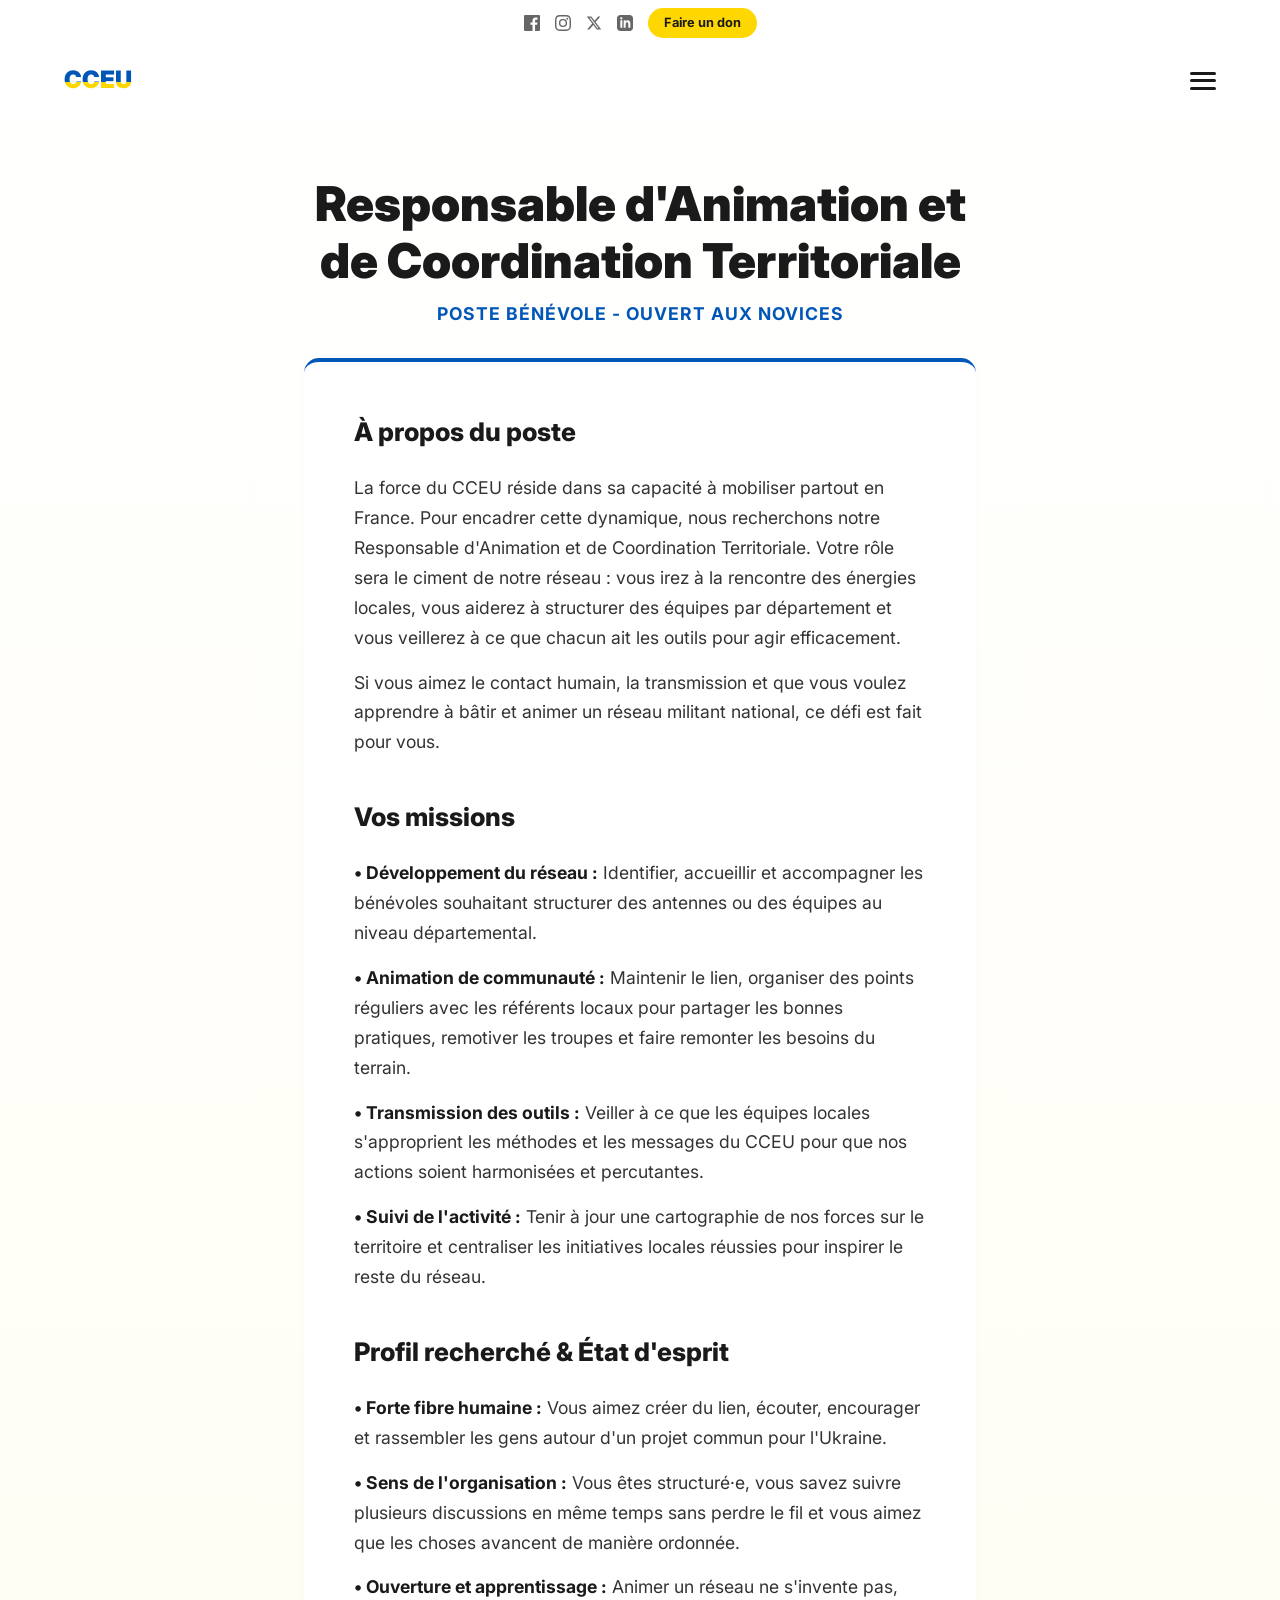
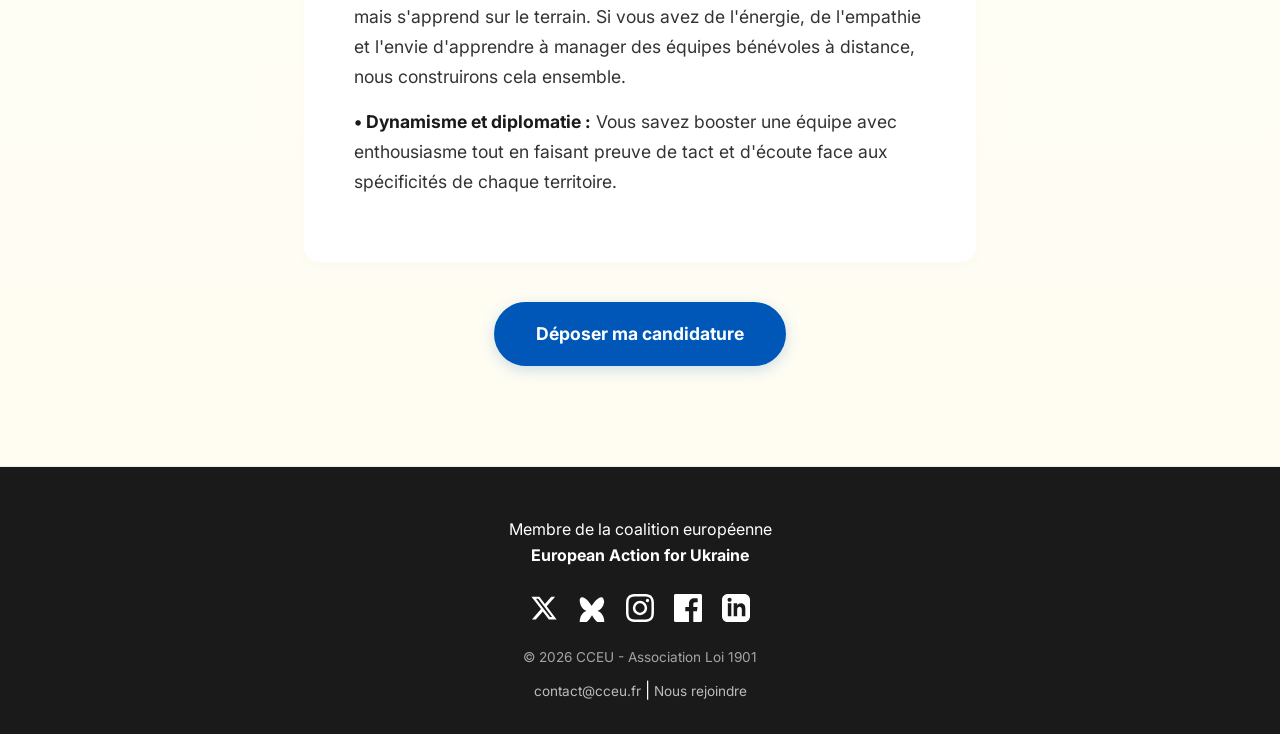
<file: pages/jobs/responsable-animation-coordination.html>
<!DOCTYPE html>
<html lang="fr">
<head>
    <meta charset="UTF-8">
    <meta name="viewport" content="width=device-width, initial-scale=1.0">
    <title>CCEU - Collectif Citoyen Engagé pour l'Ukraine</title>
    <link rel="icon" type="image/png" href="../../static/favicon.png">
    <link rel="stylesheet" href="../../index.css">
    <link rel="stylesheet" href="../../static/jobs.css">
    <link rel="preconnect" href="https://fonts.googleapis.com">
    <link rel="preconnect" href="https://fonts.gstatic.com" crossorigin>
    <link href="https://fonts.googleapis.com/css2?family=Inter:wght@400;700;900&display=swap" rel="stylesheet">
    <script src="../../index.js" defer></script>
</head>
<body>
    <header>
        <div class="top-bar">
            <div class="top-bar-container">
                <div class="nav-socials">
                    <a href="https://www.facebook.com/profile.php?id=61579489568412" target="_blank" title="Facebook">
                        <svg viewBox="0 0 24 24"><path d="M22.675 0h-21.35c-.732 0-1.325.593-1.325 1.325v21.351c0 .731.593 1.324 1.325 1.324h11.495v-9.294h-3.128v-3.622h3.128v-2.671c0-3.1 1.893-4.788 4.659-4.788 1.325 0 2.463.099 2.795.143v3.24l-1.918.001c-1.504 0-1.795.715-1.795 1.763v2.313h3.587l-.467 3.622h-3.12v9.293h6.116c.73 0 1.323-.593 1.323-1.325v-21.35c0-.732-.593-1.325-1.325-1.325z" /></svg>
                    </a>
                    <a href="https://www.instagram.com/collectif_cceu/" target="_blank" title="Instagram">
                        <svg viewBox="0 0 24 24"><path d="M12 2.163c3.204 0 3.584.012 4.85.07 3.252.148 4.771 1.691 4.919 4.919.058 1.265.069 1.645.069 4.849 0 3.205-.012 3.584-.069 4.849-.149 3.225-1.664 4.771-4.919 4.919-1.266.058-1.644.07-4.85.07-3.204 0-3.584-.012-4.849-.07-3.26-.149-4.771-1.699-4.919-4.92-.058-1.265-.07-1.644-.07-4.849 0-3.204 .013-3.583.07-4.849.149-3.227 1.664-4.771 4.919-4.919 1.266-.057 1.645-.069 4.849-.069zM12 0C8.741 0 8.333.014 7.053.072 2.695.272.273 2.69.073 7.052.014 8.333 0 8.741 0 12c0 3.259.014 3.668.072 4.948.2 4.358 2.618 6.78 6.98 6.981 1.281.058 1.689.072 4.948.072 3.259 0 3.668-.014 4.948-.072 4.354-.2 6.782-2.618 6.979-6.98.059-1.28.073-1.689.073-4.948 0-3.259-.014-3.668-.072-4.947-.196-4.354-2.617-6.78-6.979-6.98C15.668.014 15.259 0 12 0zm0 5.838a6.162 6.162 0 100 12.324 6.162 6.162 0 000-12.324zM12 16a4 4 0 110-8 4 4 0 010 8zm6.406-11.845a1.44 1.44 0 100 2.881 1.44 1.44 0 000-2.881z"/></svg>
                    </a>
                    <a href="https://x.com/Collectif_CCEU" target="_blank" title="Twitter / X">
                        <svg viewBox="0 0 24 24"><path d="M18.244 2.25h3.308l-7.227 8.26 8.502 11.24H16.17l-5.214-6.817L4.99 21.75H1.68l7.73-8.835L1.254 2.25H8.08l4.713 6.231zm-1.161 17.52h1.833L7.084 4.126H5.117z"/></svg>
                    </a>
                    <a href="https://www.linkedin.com/company/cceu/" target="_blank" title="LinkedIn">
                        <svg viewBox="0 0 24 24"><path d="M19 0h-14c-2.761 0-5 2.239-5 5v14c0 2.761 2.239 5 5 5h14c2.762 0 5-2.239 5-5v-14c0-2.761-2.238-5-5-5zm-11 19h-3v-11h3v11zm-1.5-12.268c-.966 0-1.75-.79-1.75-1.764s.784-1.764 1.75-1.764 1.75.79 1.75 1.764-.783 1.764-1.75 1.764zm13.5 12.268h-3v-5.604c0-3.368-4-3.113-4 0v5.604h-3v-11h3v1.765c1.396-2.586 7-2.777 7 2.476v6.759z"/></svg>
                    </a>
                </div>
                <a href="https://donorbox.org/donations-942513" target="_blank" class="btn-donate-top">Faire un don</a>
            </div>
        </div>

        <nav class="main-nav">
            <div class="logo-nav"><a href="https://cceu.fr">CCEU</a></div>

            <button class="burger-menu" aria-label="Ouvrir le menu">
                <span></span>
                <span></span>
                <span></span>
            </button>

            <ul class="nav-links">
                <li><a href="https://chat.whatsapp.com/BabCQP9xGLk7FKaLxmbboo">Rejoindre la communauté</a></li>
                <li><a href="https://cceu.fr/#manifeste">Notre manifeste</a></li>
                <li><a href="https://cceu.fr/pages/rejoindre.html">S’engager</a></li>
                <li><a href="https://cceu.fr/pages/blog/actualites.html">Actualités</a></li>
            </ul>

        </nav>
    </header>

    <main class="page-poste-unique">
        <section class="hero-poste">
            <h1 class="titre-poste">Responsable d'Animation et de Coordination Territoriale</h1>
            <p class="statut-poste">Poste Bénévole - Ouvert aux novices</p>
        </section>

        <div class="contenu-poste-container">
            <h2>À propos du poste</h2>
            <p>La force du CCEU réside dans sa capacité à mobiliser partout en France. Pour encadrer cette dynamique, nous recherchons notre 
                Responsable d'Animation et de Coordination Territoriale. Votre rôle sera le ciment de notre réseau : vous irez à la rencontre 
                des énergies locales, vous aiderez à structurer des équipes par département et vous veillerez à ce que chacun ait les outils 
                pour agir efficacement.
            </p>

            <p>Si vous aimez le contact humain, la transmission et que vous voulez apprendre à bâtir et animer un réseau militant national, ce défi est fait pour vous.
            </p>

            <h2>Vos missions</h2>

            <p><strong>• Développement du réseau :</strong> Identifier, accueillir et accompagner les bénévoles souhaitant structurer des antennes ou des équipes au niveau départemental.</p>
            <p><strong>• Animation de communauté :</strong> Maintenir le lien, organiser des points réguliers avec les référents locaux pour partager les bonnes pratiques, remotiver les troupes et faire remonter les besoins du terrain.</p>
            <p><strong>• Transmission des outils :</strong> Veiller à ce que les équipes locales s'approprient les méthodes et les messages du CCEU pour que nos actions soient harmonisées et percutantes.</p>
            <p><strong>• Suivi de l'activité :</strong> Tenir à jour une cartographie de nos forces sur le territoire et centraliser les initiatives locales réussies pour inspirer le reste du réseau.</p>

            <h2>Profil recherché & État d'esprit</h2>

            <p><strong>• Forte fibre humaine :</strong> Vous aimez créer du lien, écouter, encourager et rassembler les gens autour d'un projet commun pour l'Ukraine.</p>
            <p><strong>• Sens de l'organisation :</strong> Vous êtes structuré·e, vous savez suivre plusieurs discussions en même temps sans perdre le fil et vous aimez que les choses avancent de manière ordonnée.</p>
            <p><strong>• Ouverture et apprentissage :</strong> Animer un réseau ne s'invente pas, mais s'apprend sur le terrain. Si vous avez de l'énergie, de l'empathie et l'envie d'apprendre à manager des équipes bénévoles à distance, nous construirons cela ensemble.</p>
            <p><strong>• Dynamisme et diplomatie :</strong> Vous savez booster une équipe avec enthousiasme tout en faisant preuve de tact et d'écoute face aux spécificités de chaque territoire.</p>
        </div>

        <div class="action-postuler-container">
            <a href="https://docs.google.com/forms/d/e/1FAIpQLSd5pF50s7v96122wzBEf5qlP05cR-gwIgwTMff3FIjjVsoFyA/viewform?usp=header" 
               target="_blank" 
               rel="noopener noreferrer" 
               class="btn-postuler">
               Déposer ma candidature
            </a>
        </div>
    </main>

<footer>
    <div class="footer-content">
        
        <div class="coalition-block">
            <a href="https://europeanactionforukraine.org" target="_blank" rel="noopener">
                <span>
                    Membre de la coalition européenne<br>
                    <strong>European Action for Ukraine</strong>
                </span>
            </a>
        </div>
        <br>

        <div class="social-links">
            <a href="https://x.com/Collectif_CCEU" target="_blank" title="Twitter / X">
                <svg viewBox="0 0 24 24"><path d="M18.244 2.25h3.308l-7.227 8.26 8.502 11.24H16.17l-5.214-6.817L4.99 21.75H1.68l7.73-8.835L1.254 2.25H8.08l4.713 6.231zm-1.161 17.52h1.833L7.084 4.126H5.117z"/></svg>
            </a>
            <a href="https://bsky.app/profile/cceu.bsky.social" target="_blank" title="Bluesky">
                <svg viewBox="0 0 24 24"><path d="M12 10.8c-1.087-2.114-4.046-5.929-6.058-7.148-1.005-.609-2.085-1.132-2.912-.904-1.119.308-1.577 1.455-1.577 2.441 0 .543.15 1.836.257 2.37.581 2.924 2.164 5.343 4.29 6.443.43.223.86.377 1.25.467-.39.09-.82.244-1.25.467-2.126 1.1-3.709 3.519-4.29 6.443-.107.534-.257 1.827-.257 2.37 0 .986.458 2.133 1.577 2.441.827.228 1.907-.295 2.912-.904 2.012-1.219 4.971-5.034 6.058-7.148 1.087 2.114 4.046 5.929 6.058 7.148 1.005.609 2.085 1.132 2.912.904 1.119-.308 1.577-1.455 1.577-2.441 0-.543-.15-1.836-.257-2.37-.581-2.924-2.164-5.343-4.29-6.443-.43-.223-.86-.377-1.25-.467.39-.09.82-.244 1.25-.467 2.126-1.1 3.709-3.519 4.29-6.443.107-.534.257-1.827-.257-2.37 0-.986-.458-2.133-1.577-2.441-.827-.228-1.907.295-2.912.904-2.012 1.219-4.971 5.034-6.058 7.148Z"/></svg>
            </a>
            <a href="https://www.instagram.com/collectif_cceu/" target="_blank" title="Instagram">
                <svg viewBox="0 0 24 24"><path d="M12 2.163c3.204 0 3.584.012 4.85.07 3.252.148 4.771 1.691 4.919 4.919.058 1.265.069 1.645.069 4.849 0 3.205-.012 3.584-.069 4.849-.149 3.225-1.664 4.771-4.919 4.919-1.266.058-1.644.07-4.85.07-3.204 0-3.584-.012-4.849-.07-3.26-.149-4.771-1.699-4.919-4.92-.058-1.265-.07-1.644-.07-4.849 0-3.204.013-3.583.07-4.849.149-3.227 1.664-4.771 4.919-4.919 1.266-.057 1.645-.069 4.849-.069zM12 0C8.741 0 8.333.014 7.053.072 2.695.272.273 2.69.073 7.052.014 8.333 0 8.741 0 12c0 3.259.014 3.668.072 4.948.2 4.358 2.618 6.78 6.98 6.981 1.281.058 1.689.072 4.948.072 3.259 0 3.668-.014 4.948-.072 4.354-.2 6.782-2.618 6.979-6.98.059-1.28.073-1.689.073-4.948 0-3.259-.014-3.668-.072-4.947-.196-4.354-2.617-6.78-6.979-6.98C15.668.014 15.259 0 12 0zm0 5.838a6.162 6.162 0 100 12.324 6.162 6.162 0 000-12.324zM12 16a4 4 0 110-8 4 4 0 010 8zm6.406-11.845a1.44 1.44 0 100 2.881 1.44 1.44 0 000-2.881z"/></svg>
            </a>
            <a href="https://www.facebook.com/profile.php?id=61579489568412" target="_blank" title="Facebook">
                <svg viewBox="0 0 24 24"><path d="M22.675 0h-21.35c-.732 0-1.325.593-1.325 1.325v21.351c0 .731.593 1.324 1.325 1.324h11.495v-9.294h-3.128v-3.622h3.128v-2.671c0-3.1 1.893-4.788 4.659-4.788 1.325 0 2.463.099 2.795.143v3.24l-1.918.001c-1.504 0-1.795.715-1.795 1.763v2.313h3.587l-.467 3.622h-3.12v9.293h6.116c.73 0 1.323-.593 1.323-1.325v-21.35c0-.732-.593-1.325-1.325-1.325z"/></svg>
            </a>
            <a href="https://www.linkedin.com/company/cceu/" target="_blank" title="LinkedIn">
                <svg viewBox="0 0 24 24"><path d="M19 0h-14c-2.761 0-5 2.239-5 5v14c0 2.761 2.239 5 5 5h14c2.762 0 5-2.239 5-5v-14c0-2.761-2.238-5-5-5zm-11 19h-3v-11h3v11zm-1.5-12.268c-.966 0-1.75-.79-1.75-1.764s.784-1.764 1.75-1.764 1.75.79 1.75 1.764-.783 1.764-1.75 1.764zm13.5 12.268h-3v-5.604c0-3.368-4-3.113-4 0v5.604h-3v-11h3v1.765c1.396-2.586 7-2.777 7 2.476v6.759z"/></svg>
            </a>
        </div>

        <p class="copyright">&copy; 2026 CCEU - Association Loi 1901</p>
        
        <div class="emails">
            <a href="mailto:contact@cceu.fr">contact@cceu.fr</a> | 
            <a href="../rejoindre.html">Nous rejoindre</a>
        </div>
    </div>
</footer>

</body>
</html>
</file>
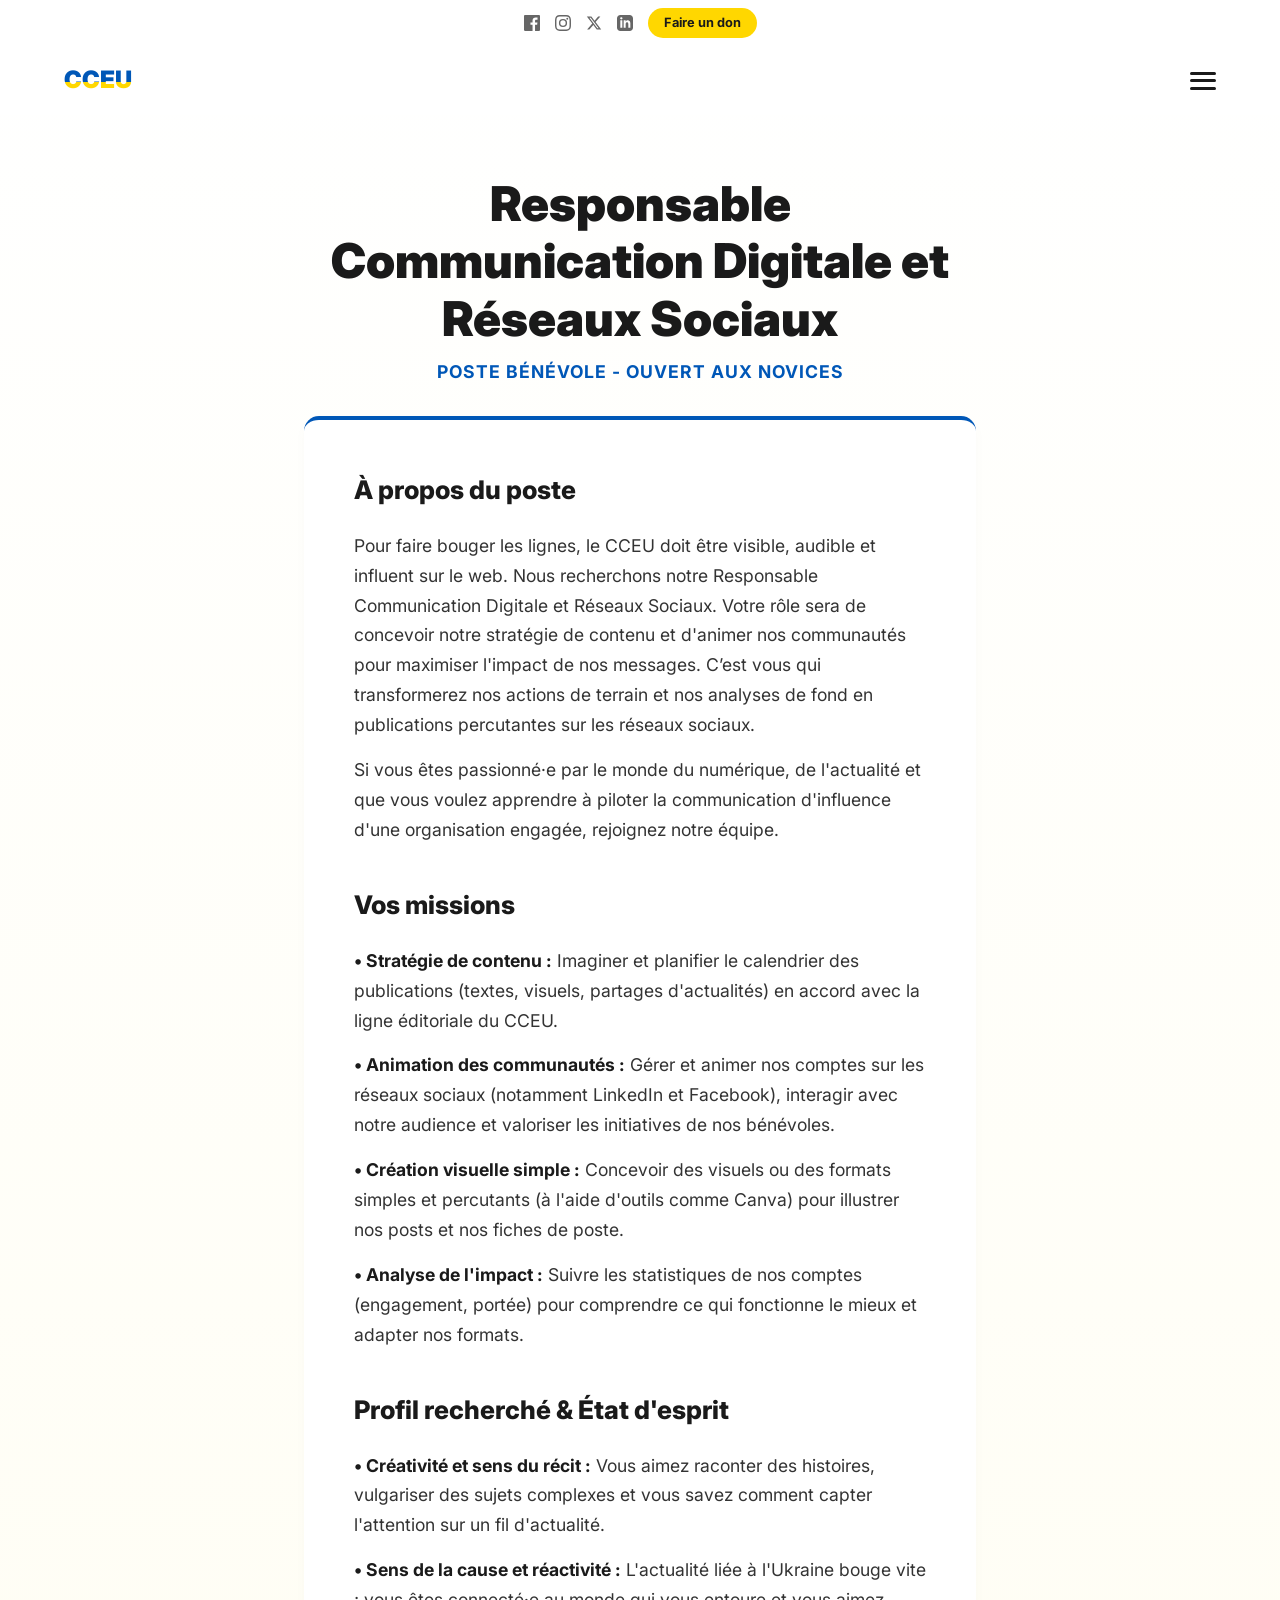
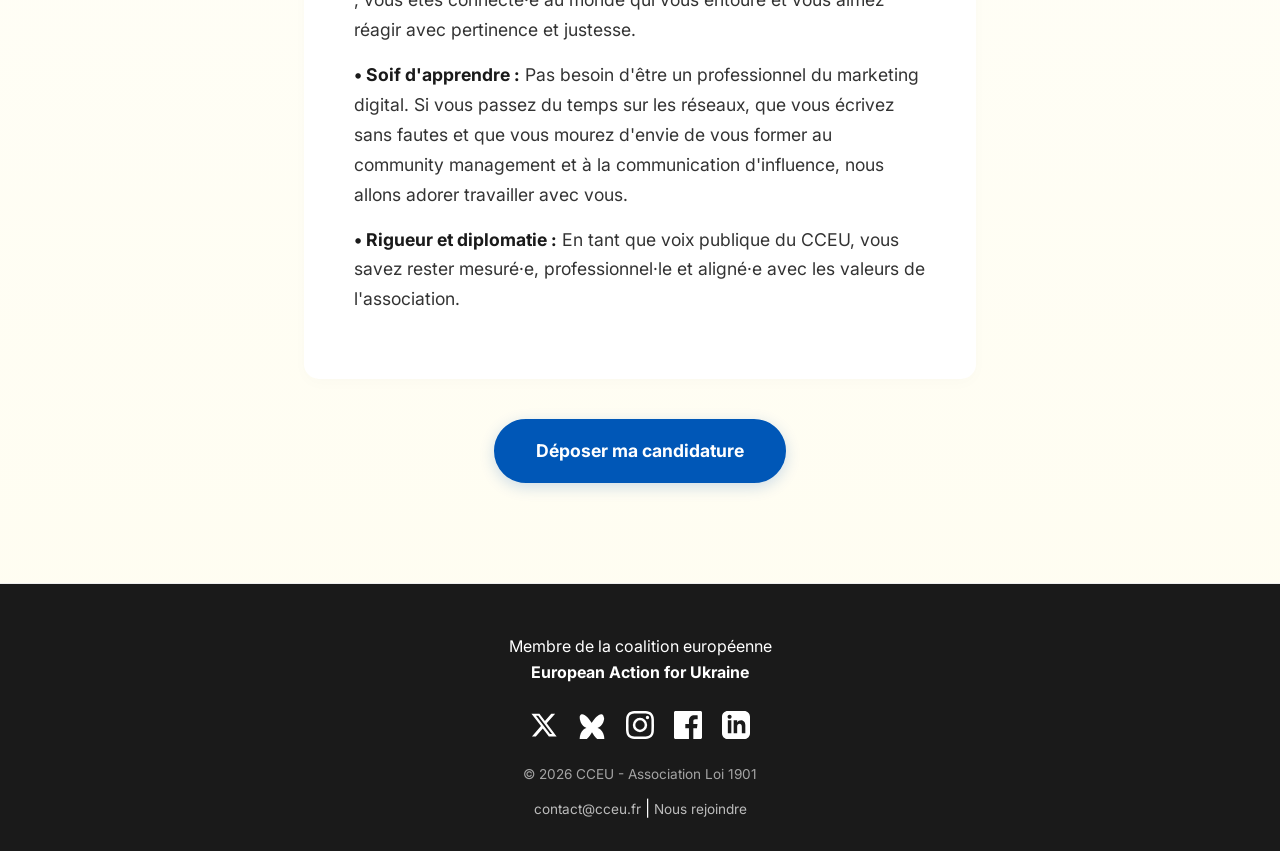
<file: pages/jobs/responsable-communication-digitale.html>
<!DOCTYPE html>
<html lang="fr">
<head>
    <meta charset="UTF-8">
    <meta name="viewport" content="width=device-width, initial-scale=1.0">
    <title>CCEU - Collectif Citoyen Engagé pour l'Ukraine</title>
    <link rel="icon" type="image/png" href="../../static/favicon.png">
    <link rel="stylesheet" href="../../index.css">
    <link rel="stylesheet" href="../../static/jobs.css">
    <link rel="preconnect" href="https://fonts.googleapis.com">
    <link rel="preconnect" href="https://fonts.gstatic.com" crossorigin>
    <link href="https://fonts.googleapis.com/css2?family=Inter:wght@400;700;900&display=swap" rel="stylesheet">
    <script src="../../index.js" defer></script>
</head>
<body>
    <header>
        <div class="top-bar">
            <div class="top-bar-container">
                <div class="nav-socials">
                    <a href="https://www.facebook.com/profile.php?id=61579489568412" target="_blank" title="Facebook">
                        <svg viewBox="0 0 24 24"><path d="M22.675 0h-21.35c-.732 0-1.325.593-1.325 1.325v21.351c0 .731.593 1.324 1.325 1.324h11.495v-9.294h-3.128v-3.622h3.128v-2.671c0-3.1 1.893-4.788 4.659-4.788 1.325 0 2.463.099 2.795.143v3.24l-1.918.001c-1.504 0-1.795.715-1.795 1.763v2.313h3.587l-.467 3.622h-3.12v9.293h6.116c.73 0 1.323-.593 1.323-1.325v-21.35c0-.732-.593-1.325-1.325-1.325z" /></svg>
                    </a>
                    <a href="https://www.instagram.com/collectif_cceu/" target="_blank" title="Instagram">
                        <svg viewBox="0 0 24 24"><path d="M12 2.163c3.204 0 3.584.012 4.85.07 3.252.148 4.771 1.691 4.919 4.919.058 1.265.069 1.645.069 4.849 0 3.205-.012 3.584-.069 4.849-.149 3.225-1.664 4.771-4.919 4.919-1.266.058-1.644.07-4.85.07-3.204 0-3.584-.012-4.849-.07-3.26-.149-4.771-1.699-4.919-4.92-.058-1.265-.07-1.644-.07-4.849 0-3.204 .013-3.583.07-4.849.149-3.227 1.664-4.771 4.919-4.919 1.266-.057 1.645-.069 4.849-.069zM12 0C8.741 0 8.333.014 7.053.072 2.695.272.273 2.69.073 7.052.014 8.333 0 8.741 0 12c0 3.259.014 3.668.072 4.948.2 4.358 2.618 6.78 6.98 6.981 1.281.058 1.689.072 4.948.072 3.259 0 3.668-.014 4.948-.072 4.354-.2 6.782-2.618 6.979-6.98.059-1.28.073-1.689.073-4.948 0-3.259-.014-3.668-.072-4.947-.196-4.354-2.617-6.78-6.979-6.98C15.668.014 15.259 0 12 0zm0 5.838a6.162 6.162 0 100 12.324 6.162 6.162 0 000-12.324zM12 16a4 4 0 110-8 4 4 0 010 8zm6.406-11.845a1.44 1.44 0 100 2.881 1.44 1.44 0 000-2.881z"/></svg>
                    </a>
                    <a href="https://x.com/Collectif_CCEU" target="_blank" title="Twitter / X">
                        <svg viewBox="0 0 24 24"><path d="M18.244 2.25h3.308l-7.227 8.26 8.502 11.24H16.17l-5.214-6.817L4.99 21.75H1.68l7.73-8.835L1.254 2.25H8.08l4.713 6.231zm-1.161 17.52h1.833L7.084 4.126H5.117z"/></svg>
                    </a>
                    <a href="https://www.linkedin.com/company/cceu/" target="_blank" title="LinkedIn">
                        <svg viewBox="0 0 24 24"><path d="M19 0h-14c-2.761 0-5 2.239-5 5v14c0 2.761 2.239 5 5 5h14c2.762 0 5-2.239 5-5v-14c0-2.761-2.238-5-5-5zm-11 19h-3v-11h3v11zm-1.5-12.268c-.966 0-1.75-.79-1.75-1.764s.784-1.764 1.75-1.764 1.75.79 1.75 1.764-.783 1.764-1.75 1.764zm13.5 12.268h-3v-5.604c0-3.368-4-3.113-4 0v5.604h-3v-11h3v1.765c1.396-2.586 7-2.777 7 2.476v6.759z"/></svg>
                    </a>
                </div>
                <a href="https://donorbox.org/donations-942513" target="_blank" class="btn-donate-top">Faire un don</a>
            </div>
        </div>

        <nav class="main-nav">
            <div class="logo-nav"><a href="https://cceu.fr">CCEU</a></div>

            <button class="burger-menu" aria-label="Ouvrir le menu">
                <span></span>
                <span></span>
                <span></span>
            </button>

            <ul class="nav-links">
                <li><a href="https://chat.whatsapp.com/BabCQP9xGLk7FKaLxmbboo">Rejoindre la communauté</a></li>
                <li><a href="https://cceu.fr/#manifeste">Notre manifeste</a></li>
                <li><a href="https://cceu.fr/pages/rejoindre.html">S’engager</a></li>
                <li><a href="https://cceu.fr/pages/blog/actualites.html">Actualités</a></li>
            </ul>

        </nav>
    </header>

    <main class="page-poste-unique">
        <section class="hero-poste">
            <h1 class="titre-poste">Responsable Communication Digitale et Réseaux Sociaux</h1>
            <p class="statut-poste">Poste Bénévole - Ouvert aux novices</p>
        </section>

        <div class="contenu-poste-container">
            <h2>À propos du poste</h2>
            <p>Pour faire bouger les lignes, le CCEU doit être visible, audible et influent sur le web. Nous recherchons notre Responsable Communication Digitale et Réseaux Sociaux. Votre rôle sera de concevoir notre stratégie de contenu et d'animer nos communautés pour maximiser l'impact de nos messages. C’est vous qui transformerez nos actions de terrain et nos analyses de fond en publications percutantes sur les réseaux sociaux.
            </p>

            <p>Si vous êtes passionné·e par le monde du numérique, de l'actualité et que vous voulez apprendre à piloter la communication d'influence d'une organisation engagée, rejoignez notre équipe.
            </p>

            <h2>Vos missions</h2>

            <p><strong>• Stratégie de contenu :</strong>  Imaginer et planifier le calendrier des publications (textes, visuels, partages d'actualités) en accord avec la ligne éditoriale du CCEU.</p>
            <p><strong>• Animation des communautés :</strong> Gérer et animer nos comptes sur les réseaux sociaux (notamment LinkedIn et Facebook), interagir avec notre audience et valoriser les initiatives de nos bénévoles.</p>
            <p><strong>• Création visuelle simple :</strong> Concevoir des visuels ou des formats simples et percutants (à l'aide d'outils comme Canva) pour illustrer nos posts et nos fiches de poste.</p>
            <p><strong>• Analyse de l'impact :</strong> Suivre les statistiques de nos comptes (engagement, portée) pour comprendre ce qui fonctionne le mieux et adapter nos formats.</p>

            <h2>Profil recherché & État d'esprit</h2>

            <p><strong>• Créativité et sens du récit :</strong> Vous aimez raconter des histoires, vulgariser des sujets complexes et vous savez comment capter l'attention sur un fil d'actualité.</p>
            <p><strong>• Sens de la cause et réactivité :</strong>  L'actualité liée à l'Ukraine bouge vite ; vous êtes connecté·e au monde qui vous entoure et vous aimez réagir avec pertinence et justesse.</p>
            <p><strong>• Soif d'apprendre :</strong> Pas besoin d'être un professionnel du marketing digital. Si vous passez du temps sur les réseaux, que vous écrivez sans fautes et que vous mourez d'envie de vous former au community management et à la communication d'influence, nous allons adorer travailler avec vous.</p>
            <p><strong>• Rigueur et diplomatie :</strong>  En tant que voix publique du CCEU, vous savez rester mesuré·e, professionnel·le et aligné·e avec les valeurs de l'association.</p>
        </div>

        <div class="action-postuler-container">
            <a href="https://docs.google.com/forms/d/e/1FAIpQLSd5pF50s7v96122wzBEf5qlP05cR-gwIgwTMff3FIjjVsoFyA/viewform?usp=header" 
               target="_blank" 
               rel="noopener noreferrer" 
               class="btn-postuler">
               Déposer ma candidature
            </a>
        </div>

    </main>

<footer>
    <div class="footer-content">
        
        <div class="coalition-block">
            <a href="https://europeanactionforukraine.org" target="_blank" rel="noopener">
                <span>
                    Membre de la coalition européenne<br>
                    <strong>European Action for Ukraine</strong>
                </span>
            </a>
        </div>
        <br>

        <div class="social-links">
            <a href="https://x.com/Collectif_CCEU" target="_blank" title="Twitter / X">
                <svg viewBox="0 0 24 24"><path d="M18.244 2.25h3.308l-7.227 8.26 8.502 11.24H16.17l-5.214-6.817L4.99 21.75H1.68l7.73-8.835L1.254 2.25H8.08l4.713 6.231zm-1.161 17.52h1.833L7.084 4.126H5.117z"/></svg>
            </a>
            <a href="https://bsky.app/profile/cceu.bsky.social" target="_blank" title="Bluesky">
                <svg viewBox="0 0 24 24"><path d="M12 10.8c-1.087-2.114-4.046-5.929-6.058-7.148-1.005-.609-2.085-1.132-2.912-.904-1.119.308-1.577 1.455-1.577 2.441 0 .543.15 1.836.257 2.37.581 2.924 2.164 5.343 4.29 6.443.43.223.86.377 1.25.467-.39.09-.82.244-1.25.467-2.126 1.1-3.709 3.519-4.29 6.443-.107.534-.257 1.827-.257 2.37 0 .986.458 2.133 1.577 2.441.827.228 1.907-.295 2.912-.904 2.012-1.219 4.971-5.034 6.058-7.148 1.087 2.114 4.046 5.929 6.058 7.148 1.005.609 2.085 1.132 2.912.904 1.119-.308 1.577-1.455 1.577-2.441 0-.543-.15-1.836-.257-2.37-.581-2.924-2.164-5.343-4.29-6.443-.43-.223-.86-.377-1.25-.467.39-.09.82-.244 1.25-.467 2.126-1.1 3.709-3.519 4.29-6.443.107-.534.257-1.827-.257-2.37 0-.986-.458-2.133-1.577-2.441-.827-.228-1.907.295-2.912.904-2.012 1.219-4.971 5.034-6.058 7.148Z"/></svg>
            </a>
            <a href="https://www.instagram.com/collectif_cceu/" target="_blank" title="Instagram">
                <svg viewBox="0 0 24 24"><path d="M12 2.163c3.204 0 3.584.012 4.85.07 3.252.148 4.771 1.691 4.919 4.919.058 1.265.069 1.645.069 4.849 0 3.205-.012 3.584-.069 4.849-.149 3.225-1.664 4.771-4.919 4.919-1.266.058-1.644.07-4.85.07-3.204 0-3.584-.012-4.849-.07-3.26-.149-4.771-1.699-4.919-4.92-.058-1.265-.07-1.644-.07-4.849 0-3.204.013-3.583.07-4.849.149-3.227 1.664-4.771 4.919-4.919 1.266-.057 1.645-.069 4.849-.069zM12 0C8.741 0 8.333.014 7.053.072 2.695.272.273 2.69.073 7.052.014 8.333 0 8.741 0 12c0 3.259.014 3.668.072 4.948.2 4.358 2.618 6.78 6.98 6.981 1.281.058 1.689.072 4.948.072 3.259 0 3.668-.014 4.948-.072 4.354-.2 6.782-2.618 6.979-6.98.059-1.28.073-1.689.073-4.948 0-3.259-.014-3.668-.072-4.947-.196-4.354-2.617-6.78-6.979-6.98C15.668.014 15.259 0 12 0zm0 5.838a6.162 6.162 0 100 12.324 6.162 6.162 0 000-12.324zM12 16a4 4 0 110-8 4 4 0 010 8zm6.406-11.845a1.44 1.44 0 100 2.881 1.44 1.44 0 000-2.881z"/></svg>
            </a>
            <a href="https://www.facebook.com/profile.php?id=61579489568412" target="_blank" title="Facebook">
                <svg viewBox="0 0 24 24"><path d="M22.675 0h-21.35c-.732 0-1.325.593-1.325 1.325v21.351c0 .731.593 1.324 1.325 1.324h11.495v-9.294h-3.128v-3.622h3.128v-2.671c0-3.1 1.893-4.788 4.659-4.788 1.325 0 2.463.099 2.795.143v3.24l-1.918.001c-1.504 0-1.795.715-1.795 1.763v2.313h3.587l-.467 3.622h-3.12v9.293h6.116c.73 0 1.323-.593 1.323-1.325v-21.35c0-.732-.593-1.325-1.325-1.325z"/></svg>
            </a>
            <a href="https://www.linkedin.com/company/cceu/" target="_blank" title="LinkedIn">
                <svg viewBox="0 0 24 24"><path d="M19 0h-14c-2.761 0-5 2.239-5 5v14c0 2.761 2.239 5 5 5h14c2.762 0 5-2.239 5-5v-14c0-2.761-2.238-5-5-5zm-11 19h-3v-11h3v11zm-1.5-12.268c-.966 0-1.75-.79-1.75-1.764s.784-1.764 1.75-1.764 1.75.79 1.75 1.764-.783 1.764-1.75 1.764zm13.5 12.268h-3v-5.604c0-3.368-4-3.113-4 0v5.604h-3v-11h3v1.765c1.396-2.586 7-2.777 7 2.476v6.759z"/></svg>
            </a>
        </div>

        <p class="copyright">&copy; 2026 CCEU - Association Loi 1901</p>
        
        <div class="emails">
            <a href="mailto:contact@cceu.fr">contact@cceu.fr</a> | 
            <a href="../../pages/rejoindre.html">Nous rejoindre</a>
        </div>
    </div>
</footer>

</body>
</html>
</file>
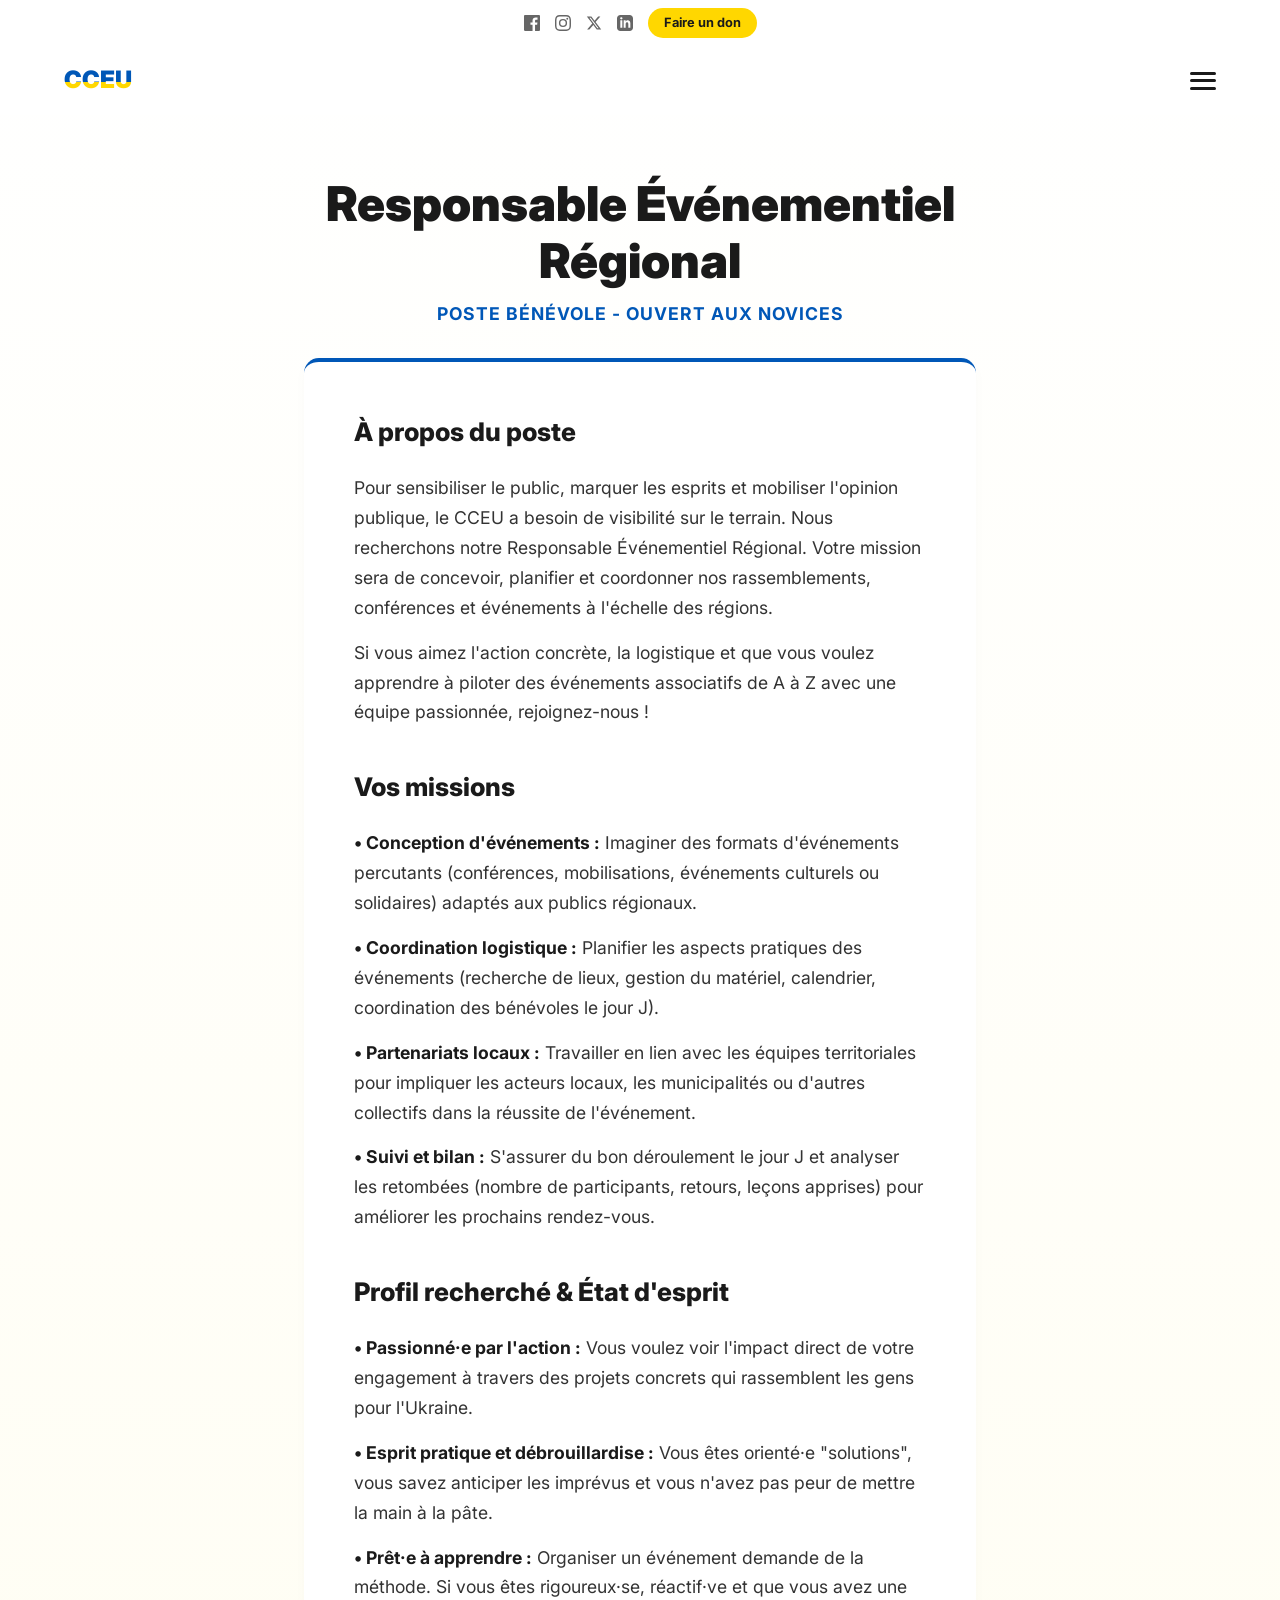
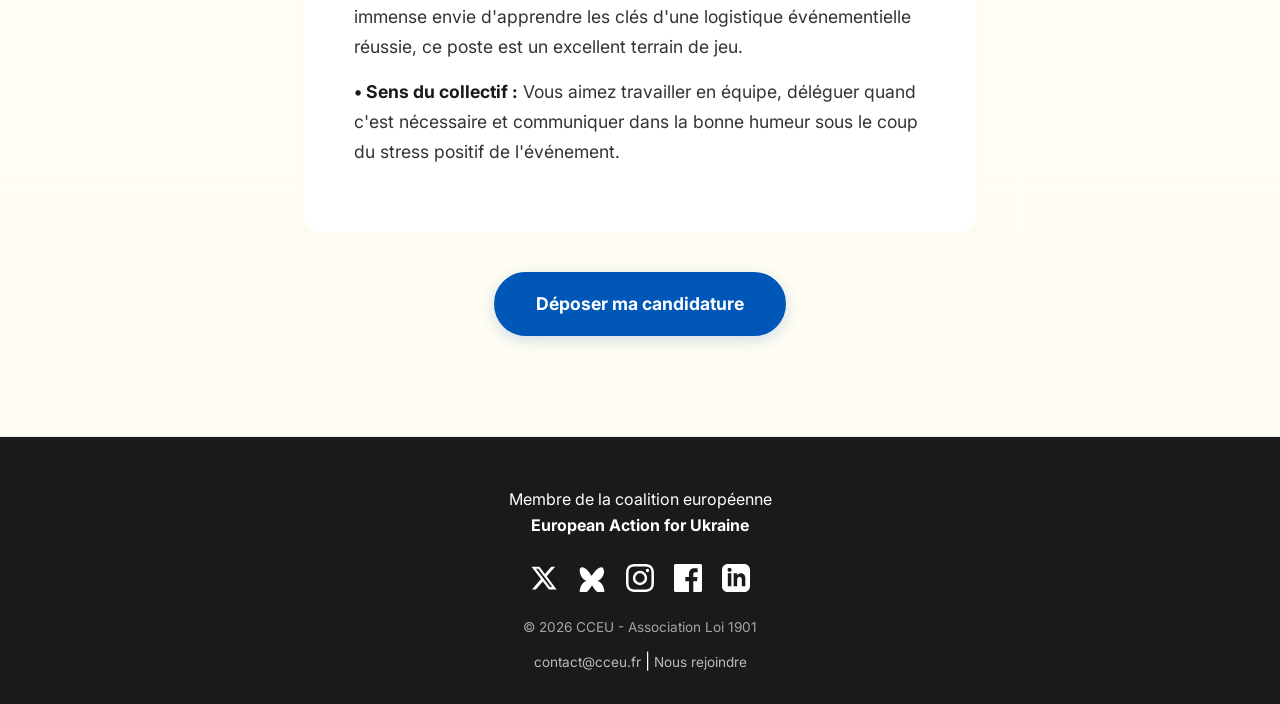
<file: pages/jobs/responsable-evenementiel-regional.html>
<!DOCTYPE html>
<html lang="fr">
<head>
    <meta charset="UTF-8">
    <meta name="viewport" content="width=device-width, initial-scale=1.0">
    <title>CCEU - Collectif Citoyen Engagé pour l'Ukraine</title>
    <link rel="icon" type="image/png" href="../../static/favicon.png">
    <link rel="stylesheet" href="../../index.css">
    <link rel="stylesheet" href="../../static/jobs.css">
    <link rel="preconnect" href="https://fonts.googleapis.com">
    <link rel="preconnect" href="https://fonts.gstatic.com" crossorigin>
    <link href="https://fonts.googleapis.com/css2?family=Inter:wght@400;700;900&display=swap" rel="stylesheet">
    <script src="../../index.js" defer></script>
</head>
<body>
    <header>
        <div class="top-bar">
            <div class="top-bar-container">
                <div class="nav-socials">
                    <a href="https://www.facebook.com/profile.php?id=61579489568412" target="_blank" title="Facebook">
                        <svg viewBox="0 0 24 24"><path d="M22.675 0h-21.35c-.732 0-1.325.593-1.325 1.325v21.351c0 .731.593 1.324 1.325 1.324h11.495v-9.294h-3.128v-3.622h3.128v-2.671c0-3.1 1.893-4.788 4.659-4.788 1.325 0 2.463.099 2.795.143v3.24l-1.918.001c-1.504 0-1.795.715-1.795 1.763v2.313h3.587l-.467 3.622h-3.12v9.293h6.116c.73 0 1.323-.593 1.323-1.325v-21.35c0-.732-.593-1.325-1.325-1.325z" /></svg>
                    </a>
                    <a href="https://www.instagram.com/collectif_cceu/" target="_blank" title="Instagram">
                        <svg viewBox="0 0 24 24"><path d="M12 2.163c3.204 0 3.584.012 4.85.07 3.252.148 4.771 1.691 4.919 4.919.058 1.265.069 1.645.069 4.849 0 3.205-.012 3.584-.069 4.849-.149 3.225-1.664 4.771-4.919 4.919-1.266.058-1.644.07-4.85.07-3.204 0-3.584-.012-4.849-.07-3.26-.149-4.771-1.699-4.919-4.92-.058-1.265-.07-1.644-.07-4.849 0-3.204 .013-3.583.07-4.849.149-3.227 1.664-4.771 4.919-4.919 1.266-.057 1.645-.069 4.849-.069zM12 0C8.741 0 8.333.014 7.053.072 2.695.272.273 2.69.073 7.052.014 8.333 0 8.741 0 12c0 3.259.014 3.668.072 4.948.2 4.358 2.618 6.78 6.98 6.981 1.281.058 1.689.072 4.948.072 3.259 0 3.668-.014 4.948-.072 4.354-.2 6.782-2.618 6.979-6.98.059-1.28.073-1.689.073-4.948 0-3.259-.014-3.668-.072-4.947-.196-4.354-2.617-6.78-6.979-6.98C15.668.014 15.259 0 12 0zm0 5.838a6.162 6.162 0 100 12.324 6.162 6.162 0 000-12.324zM12 16a4 4 0 110-8 4 4 0 010 8zm6.406-11.845a1.44 1.44 0 100 2.881 1.44 1.44 0 000-2.881z"/></svg>
                    </a>
                    <a href="https://x.com/Collectif_CCEU" target="_blank" title="Twitter / X">
                        <svg viewBox="0 0 24 24"><path d="M18.244 2.25h3.308l-7.227 8.26 8.502 11.24H16.17l-5.214-6.817L4.99 21.75H1.68l7.73-8.835L1.254 2.25H8.08l4.713 6.231zm-1.161 17.52h1.833L7.084 4.126H5.117z"/></svg>
                    </a>
                    <a href="https://www.linkedin.com/company/cceu/" target="_blank" title="LinkedIn">
                        <svg viewBox="0 0 24 24"><path d="M19 0h-14c-2.761 0-5 2.239-5 5v14c0 2.761 2.239 5 5 5h14c2.762 0 5-2.239 5-5v-14c0-2.761-2.238-5-5-5zm-11 19h-3v-11h3v11zm-1.5-12.268c-.966 0-1.75-.79-1.75-1.764s.784-1.764 1.75-1.764 1.75.79 1.75 1.764-.783 1.764-1.75 1.764zm13.5 12.268h-3v-5.604c0-3.368-4-3.113-4 0v5.604h-3v-11h3v1.765c1.396-2.586 7-2.777 7 2.476v6.759z"/></svg>
                    </a>
                </div>
                <a href="https://donorbox.org/donations-942513" target="_blank" class="btn-donate-top">Faire un don</a>
            </div>
        </div>

        <nav class="main-nav">
            <div class="logo-nav"><a href="https://cceu.fr">CCEU</a></div>

            <button class="burger-menu" aria-label="Ouvrir le menu">
                <span></span>
                <span></span>
                <span></span>
            </button>

            <ul class="nav-links">
                <li><a href="https://chat.whatsapp.com/BabCQP9xGLk7FKaLxmbboo">Rejoindre la communauté</a></li>
                <li><a href="https://cceu.fr/#manifeste">Notre manifeste</a></li>
                <li><a href="https://cceu.fr/pages/rejoindre.html">S’engager</a></li>
                <li><a href="https://cceu.fr/pages/blog/actualites.html">Actualités</a></li>
            </ul>

        </nav>
    </header>

    <main class="page-poste-unique">
        <section class="hero-poste">
            <h1 class="titre-poste">Responsable Événementiel Régional</h1>
            <p class="statut-poste">Poste Bénévole - Ouvert aux novices</p>
        </section>

        <div class="contenu-poste-container">
            <h2>À propos du poste</h2>
            <p>Pour sensibiliser le public, marquer les esprits et mobiliser l'opinion publique, le CCEU a besoin de visibilité sur le terrain. Nous recherchons notre Responsable Événementiel Régional. Votre mission sera de concevoir, planifier et coordonner nos rassemblements, conférences et événements à l'échelle des régions.
            </p>

            <p>Si vous aimez l'action concrète, la logistique et que vous voulez apprendre à piloter des événements associatifs de A à Z avec une équipe passionnée, rejoignez-nous !
            </p>

            <h2>Vos missions</h2>

            <p><strong>• Conception d'événements :</strong>  Imaginer des formats d'événements percutants (conférences, mobilisations, événements culturels ou solidaires) adaptés aux publics régionaux.</p>
            <p><strong>• Coordination logistique :</strong> Planifier les aspects pratiques des événements (recherche de lieux, gestion du matériel, calendrier, coordination des bénévoles le jour J).</p>
            <p><strong>• Partenariats locaux :</strong> Travailler en lien avec les équipes territoriales pour impliquer les acteurs locaux, les municipalités ou d'autres collectifs dans la réussite de l'événement.</p>
            <p><strong>• Suivi et bilan :</strong> S'assurer du bon déroulement le jour J et analyser les retombées (nombre de participants, retours, leçons apprises) pour améliorer les prochains rendez-vous.</p>

            <h2>Profil recherché & État d'esprit</h2>

            <p><strong>• Passionné·e par l'action :</strong> Vous voulez voir l'impact direct de votre engagement à travers des projets concrets qui rassemblent les gens pour l'Ukraine.</p>
            <p><strong>• Esprit pratique et débrouillardise :</strong> Vous êtes orienté·e "solutions", vous savez anticiper les imprévus et vous n'avez pas peur de mettre la main à la pâte.</p>
            <p><strong>• Prêt·e à apprendre :</strong> Organiser un événement demande de la méthode. Si vous êtes rigoureux·se, réactif·ve et que vous avez une immense envie d'apprendre les clés d'une logistique événementielle réussie, ce poste est un excellent terrain de jeu.</p>
            <p><strong>• Sens du collectif :</strong> Vous aimez travailler en équipe, déléguer quand c'est nécessaire et communiquer dans la bonne humeur sous le coup du stress positif de l'événement.</p>
        </div>

        <div class="action-postuler-container">
            <a href="https://docs.google.com/forms/d/e/1FAIpQLSd5pF50s7v96122wzBEf5qlP05cR-gwIgwTMff3FIjjVsoFyA/viewform?usp=header" 
               target="_blank" 
               rel="noopener noreferrer" 
               class="btn-postuler">
               Déposer ma candidature
            </a>
        </div>

    </main>

<footer>
    <div class="footer-content">
        
        <div class="coalition-block">
            <a href="https://europeanactionforukraine.org" target="_blank" rel="noopener">
                <span>
                    Membre de la coalition européenne<br>
                    <strong>European Action for Ukraine</strong>
                </span>
            </a>
        </div>
        <br>

        <div class="social-links">
            <a href="https://x.com/Collectif_CCEU" target="_blank" title="Twitter / X">
                <svg viewBox="0 0 24 24"><path d="M18.244 2.25h3.308l-7.227 8.26 8.502 11.24H16.17l-5.214-6.817L4.99 21.75H1.68l7.73-8.835L1.254 2.25H8.08l4.713 6.231zm-1.161 17.52h1.833L7.084 4.126H5.117z"/></svg>
            </a>
            <a href="https://bsky.app/profile/cceu.bsky.social" target="_blank" title="Bluesky">
                <svg viewBox="0 0 24 24"><path d="M12 10.8c-1.087-2.114-4.046-5.929-6.058-7.148-1.005-.609-2.085-1.132-2.912-.904-1.119.308-1.577 1.455-1.577 2.441 0 .543.15 1.836.257 2.37.581 2.924 2.164 5.343 4.29 6.443.43.223.86.377 1.25.467-.39.09-.82.244-1.25.467-2.126 1.1-3.709 3.519-4.29 6.443-.107.534-.257 1.827-.257 2.37 0 .986.458 2.133 1.577 2.441.827.228 1.907-.295 2.912-.904 2.012-1.219 4.971-5.034 6.058-7.148 1.087 2.114 4.046 5.929 6.058 7.148 1.005.609 2.085 1.132 2.912.904 1.119-.308 1.577-1.455 1.577-2.441 0-.543-.15-1.836-.257-2.37-.581-2.924-2.164-5.343-4.29-6.443-.43-.223-.86-.377-1.25-.467.39-.09.82-.244 1.25-.467 2.126-1.1 3.709-3.519 4.29-6.443.107-.534.257-1.827-.257-2.37 0-.986-.458-2.133-1.577-2.441-.827-.228-1.907.295-2.912.904-2.012 1.219-4.971 5.034-6.058 7.148Z"/></svg>
            </a>
            <a href="https://www.instagram.com/collectif_cceu/" target="_blank" title="Instagram">
                <svg viewBox="0 0 24 24"><path d="M12 2.163c3.204 0 3.584.012 4.85.07 3.252.148 4.771 1.691 4.919 4.919.058 1.265.069 1.645.069 4.849 0 3.205-.012 3.584-.069 4.849-.149 3.225-1.664 4.771-4.919 4.919-1.266.058-1.644.07-4.85.07-3.204 0-3.584-.012-4.849-.07-3.26-.149-4.771-1.699-4.919-4.92-.058-1.265-.07-1.644-.07-4.849 0-3.204.013-3.583.07-4.849.149-3.227 1.664-4.771 4.919-4.919 1.266-.057 1.645-.069 4.849-.069zM12 0C8.741 0 8.333.014 7.053.072 2.695.272.273 2.69.073 7.052.014 8.333 0 8.741 0 12c0 3.259.014 3.668.072 4.948.2 4.358 2.618 6.78 6.98 6.981 1.281.058 1.689.072 4.948.072 3.259 0 3.668-.014 4.948-.072 4.354-.2 6.782-2.618 6.979-6.98.059-1.28.073-1.689.073-4.948 0-3.259-.014-3.668-.072-4.947-.196-4.354-2.617-6.78-6.979-6.98C15.668.014 15.259 0 12 0zm0 5.838a6.162 6.162 0 100 12.324 6.162 6.162 0 000-12.324zM12 16a4 4 0 110-8 4 4 0 010 8zm6.406-11.845a1.44 1.44 0 100 2.881 1.44 1.44 0 000-2.881z"/></svg>
            </a>
            <a href="https://www.facebook.com/profile.php?id=61579489568412" target="_blank" title="Facebook">
                <svg viewBox="0 0 24 24"><path d="M22.675 0h-21.35c-.732 0-1.325.593-1.325 1.325v21.351c0 .731.593 1.324 1.325 1.324h11.495v-9.294h-3.128v-3.622h3.128v-2.671c0-3.1 1.893-4.788 4.659-4.788 1.325 0 2.463.099 2.795.143v3.24l-1.918.001c-1.504 0-1.795.715-1.795 1.763v2.313h3.587l-.467 3.622h-3.12v9.293h6.116c.73 0 1.323-.593 1.323-1.325v-21.35c0-.732-.593-1.325-1.325-1.325z"/></svg>
            </a>
            <a href="https://www.linkedin.com/company/cceu/" target="_blank" title="LinkedIn">
                <svg viewBox="0 0 24 24"><path d="M19 0h-14c-2.761 0-5 2.239-5 5v14c0 2.761 2.239 5 5 5h14c2.762 0 5-2.239 5-5v-14c0-2.761-2.238-5-5-5zm-11 19h-3v-11h3v11zm-1.5-12.268c-.966 0-1.75-.79-1.75-1.764s.784-1.764 1.75-1.764 1.75.79 1.75 1.764-.783 1.764-1.75 1.764zm13.5 12.268h-3v-5.604c0-3.368-4-3.113-4 0v5.604h-3v-11h3v1.765c1.396-2.586 7-2.777 7 2.476v6.759z"/></svg>
            </a>
        </div>

        <p class="copyright">&copy; 2026 CCEU - Association Loi 1901</p>
        
        <div class="emails">
            <a href="mailto:contact@cceu.fr">contact@cceu.fr</a> | 
            <a href="../../pages/rejoindre.html">Nous rejoindre</a>
        </div>
    </div>
</footer>

</body>
</html>
</file>
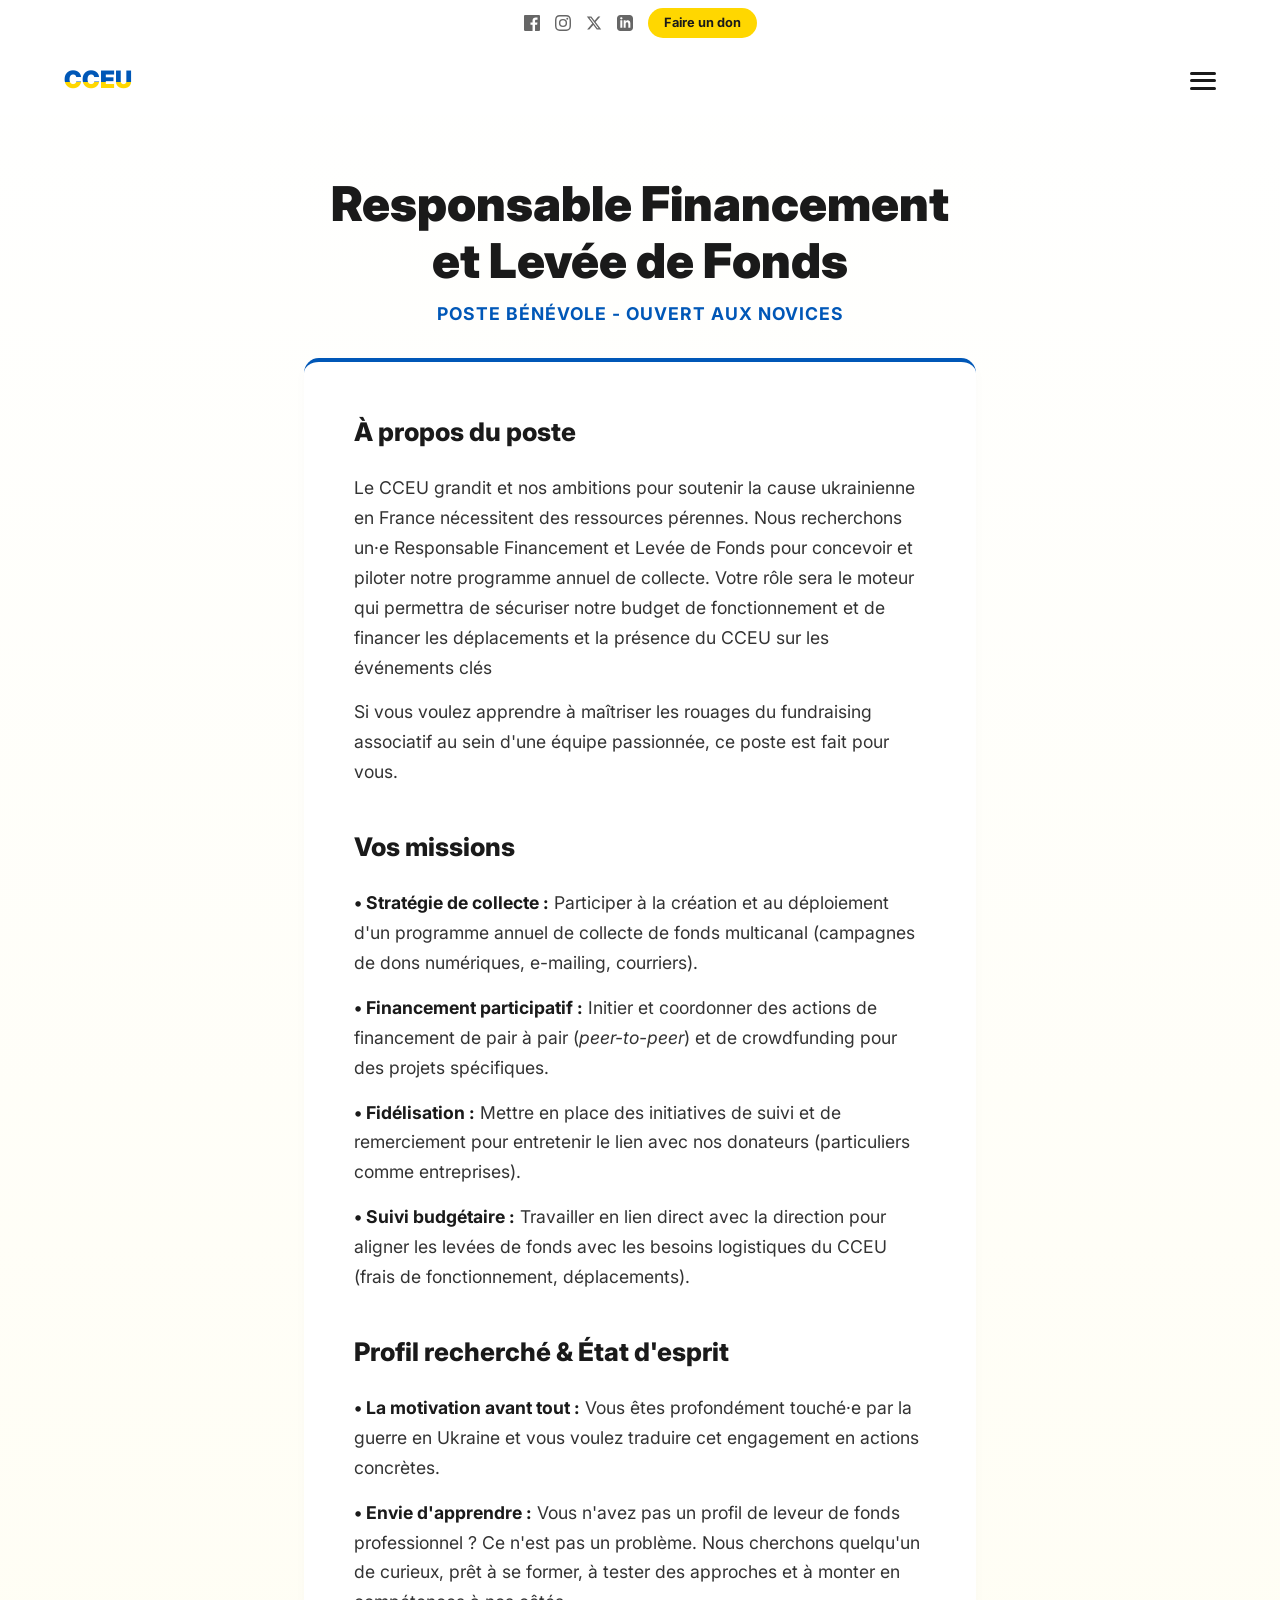
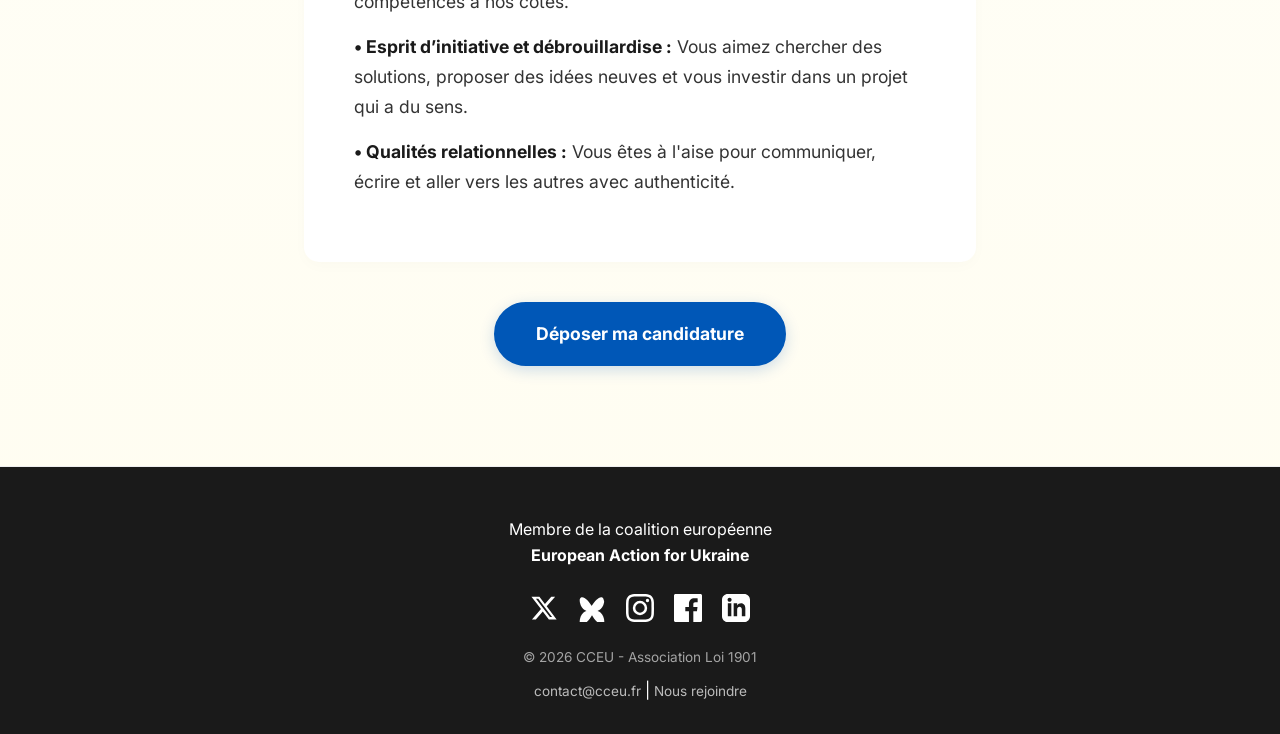
<file: pages/jobs/responsable-financement.html>
<!DOCTYPE html>
<html lang="fr">
<head>
    <meta charset="UTF-8">
    <meta name="viewport" content="width=device-width, initial-scale=1.0">
    <title>CCEU - Collectif Citoyen Engagé pour l'Ukraine</title>
    <link rel="icon" type="image/png" href="../../static/favicon.png">
    <link rel="stylesheet" href="../../index.css">
    <link rel="stylesheet" href="../../static/jobs.css">
    <link rel="preconnect" href="https://fonts.googleapis.com">
    <link rel="preconnect" href="https://fonts.gstatic.com" crossorigin>
    <link href="https://fonts.googleapis.com/css2?family=Inter:wght@400;700;900&display=swap" rel="stylesheet">
    <script src="../../index.js" defer></script>
</head>
<body>
    <header>
        <div class="top-bar">
            <div class="top-bar-container">
                <div class="nav-socials">
                    <a href="https://www.facebook.com/profile.php?id=61579489568412" target="_blank" title="Facebook">
                        <svg viewBox="0 0 24 24"><path d="M22.675 0h-21.35c-.732 0-1.325.593-1.325 1.325v21.351c0 .731.593 1.324 1.325 1.324h11.495v-9.294h-3.128v-3.622h3.128v-2.671c0-3.1 1.893-4.788 4.659-4.788 1.325 0 2.463.099 2.795.143v3.24l-1.918.001c-1.504 0-1.795.715-1.795 1.763v2.313h3.587l-.467 3.622h-3.12v9.293h6.116c.73 0 1.323-.593 1.323-1.325v-21.35c0-.732-.593-1.325-1.325-1.325z" /></svg>
                    </a>
                    <a href="https://www.instagram.com/collectif_cceu/" target="_blank" title="Instagram">
                        <svg viewBox="0 0 24 24"><path d="M12 2.163c3.204 0 3.584.012 4.85.07 3.252.148 4.771 1.691 4.919 4.919.058 1.265.069 1.645.069 4.849 0 3.205-.012 3.584-.069 4.849-.149 3.225-1.664 4.771-4.919 4.919-1.266.058-1.644.07-4.85.07-3.204 0-3.584-.012-4.849-.07-3.26-.149-4.771-1.699-4.919-4.92-.058-1.265-.07-1.644-.07-4.849 0-3.204 .013-3.583.07-4.849.149-3.227 1.664-4.771 4.919-4.919 1.266-.057 1.645-.069 4.849-.069zM12 0C8.741 0 8.333.014 7.053.072 2.695.272.273 2.69.073 7.052.014 8.333 0 8.741 0 12c0 3.259.014 3.668.072 4.948.2 4.358 2.618 6.78 6.98 6.981 1.281.058 1.689.072 4.948.072 3.259 0 3.668-.014 4.948-.072 4.354-.2 6.782-2.618 6.979-6.98.059-1.28.073-1.689.073-4.948 0-3.259-.014-3.668-.072-4.947-.196-4.354-2.617-6.78-6.979-6.98C15.668.014 15.259 0 12 0zm0 5.838a6.162 6.162 0 100 12.324 6.162 6.162 0 000-12.324zM12 16a4 4 0 110-8 4 4 0 010 8zm6.406-11.845a1.44 1.44 0 100 2.881 1.44 1.44 0 000-2.881z"/></svg>
                    </a>
                    <a href="https://x.com/Collectif_CCEU" target="_blank" title="Twitter / X">
                        <svg viewBox="0 0 24 24"><path d="M18.244 2.25h3.308l-7.227 8.26 8.502 11.24H16.17l-5.214-6.817L4.99 21.75H1.68l7.73-8.835L1.254 2.25H8.08l4.713 6.231zm-1.161 17.52h1.833L7.084 4.126H5.117z"/></svg>
                    </a>
                    <a href="https://www.linkedin.com/company/cceu/" target="_blank" title="LinkedIn">
                        <svg viewBox="0 0 24 24"><path d="M19 0h-14c-2.761 0-5 2.239-5 5v14c0 2.761 2.239 5 5 5h14c2.762 0 5-2.239 5-5v-14c0-2.761-2.238-5-5-5zm-11 19h-3v-11h3v11zm-1.5-12.268c-.966 0-1.75-.79-1.75-1.764s.784-1.764 1.75-1.764 1.75.79 1.75 1.764-.783 1.764-1.75 1.764zm13.5 12.268h-3v-5.604c0-3.368-4-3.113-4 0v5.604h-3v-11h3v1.765c1.396-2.586 7-2.777 7 2.476v6.759z"/></svg>
                    </a>
                </div>
                <a href="https://donorbox.org/donations-942513" target="_blank" class="btn-donate-top">Faire un don</a>
            </div>
        </div>

        <nav class="main-nav">
            <div class="logo-nav"><a href="https://cceu.fr">CCEU</a></div>

            <button class="burger-menu" aria-label="Ouvrir le menu">
                <span></span>
                <span></span>
                <span></span>
            </button>

            <ul class="nav-links">
                <li><a href="https://chat.whatsapp.com/BabCQP9xGLk7FKaLxmbboo">Rejoindre la communauté</a></li>
                <li><a href="https://cceu.fr/#manifeste">Notre manifeste</a></li>
                <li><a href="https://cceu.fr/pages/rejoindre.html">S’engager</a></li>
                <li><a href="https://cceu.fr/pages/blog/actualites.html">Actualités</a></li>
            </ul>

        </nav>
    </header>

    <main class="page-poste-unique">
        <section class="hero-poste">
            <h1 class="titre-poste">Responsable Financement et Levée de Fonds</h1>
            <p class="statut-poste">Poste Bénévole - Ouvert aux novices</p>
        </section>

        <div class="contenu-poste-container">
            <h2>À propos du poste</h2>
            <p>Le CCEU grandit et nos ambitions pour soutenir la cause ukrainienne en France nécessitent des ressources pérennes. Nous recherchons un·e Responsable Financement et Levée de Fonds pour concevoir et piloter notre programme annuel de collecte. Votre rôle sera le moteur qui permettra de sécuriser notre budget de fonctionnement et de financer les déplacements et la présence du CCEU sur les événements clés
            </p>

            <p>Si vous voulez apprendre à maîtriser les rouages du fundraising associatif au sein d'une équipe passionnée, ce poste est fait pour vous.
            </p>

            <h2>Vos missions</h2>

            <p><strong>• Stratégie de collecte :</strong> Participer à la création et au déploiement d'un programme annuel de collecte de fonds multicanal (campagnes de dons numériques, e-mailing, courriers).</p>
            <p><strong>• Financement participatif :</strong> Initier et coordonner des actions de financement de pair à pair (<i>peer-to-peer</i>) et de crowdfunding pour des projets spécifiques.</p>
            <p><strong>• Fidélisation :</strong> Mettre en place des initiatives de suivi et de remerciement pour entretenir le lien avec nos donateurs (particuliers comme entreprises).</p>
            <p><strong>• Suivi budgétaire :</strong> Travailler en lien direct avec la direction pour aligner les levées de fonds avec les besoins logistiques du CCEU (frais de fonctionnement, déplacements).</p>

            <h2>Profil recherché & État d'esprit</h2>

            <p><strong>• La motivation avant tout :</strong> Vous êtes profondément touché·e par la guerre en Ukraine et vous voulez traduire cet engagement en actions concrètes.</p>
            <p><strong>• Envie d'apprendre :</strong> Vous n'avez pas un profil de leveur de fonds professionnel ? Ce n'est pas un problème. Nous cherchons quelqu'un de curieux, prêt à se former, à tester des approches et à monter en compétences à nos côtés.</p>
            <p><strong>• Esprit d’initiative et débrouillardise :</strong>  Vous aimez chercher des solutions, proposer des idées neuves et vous investir dans un projet qui a du sens.</p>
            <p><strong>• Qualités relationnelles :</strong>  Vous êtes à l'aise pour communiquer, écrire et aller vers les autres avec authenticité.</p>
        </div>

        <div class="action-postuler-container">
            <a href="https://docs.google.com/forms/d/e/1FAIpQLSd5pF50s7v96122wzBEf5qlP05cR-gwIgwTMff3FIjjVsoFyA/viewform?usp=header" 
               target="_blank" 
               rel="noopener noreferrer" 
               class="btn-postuler">
               Déposer ma candidature
            </a>
        </div>
    </main>

<footer>
    <div class="footer-content">
        
        <div class="coalition-block">
            <a href="https://europeanactionforukraine.org" target="_blank" rel="noopener">
                <span>
                    Membre de la coalition européenne<br>
                    <strong>European Action for Ukraine</strong>
                </span>
            </a>
        </div>
        <br>

        <div class="social-links">
            <a href="https://x.com/Collectif_CCEU" target="_blank" title="Twitter / X">
                <svg viewBox="0 0 24 24"><path d="M18.244 2.25h3.308l-7.227 8.26 8.502 11.24H16.17l-5.214-6.817L4.99 21.75H1.68l7.73-8.835L1.254 2.25H8.08l4.713 6.231zm-1.161 17.52h1.833L7.084 4.126H5.117z"/></svg>
            </a>
            <a href="https://bsky.app/profile/cceu.bsky.social" target="_blank" title="Bluesky">
                <svg viewBox="0 0 24 24"><path d="M12 10.8c-1.087-2.114-4.046-5.929-6.058-7.148-1.005-.609-2.085-1.132-2.912-.904-1.119.308-1.577 1.455-1.577 2.441 0 .543.15 1.836.257 2.37.581 2.924 2.164 5.343 4.29 6.443.43.223.86.377 1.25.467-.39.09-.82.244-1.25.467-2.126 1.1-3.709 3.519-4.29 6.443-.107.534-.257 1.827-.257 2.37 0 .986.458 2.133 1.577 2.441.827.228 1.907-.295 2.912-.904 2.012-1.219 4.971-5.034 6.058-7.148 1.087 2.114 4.046 5.929 6.058 7.148 1.005.609 2.085 1.132 2.912.904 1.119-.308 1.577-1.455 1.577-2.441 0-.543-.15-1.836-.257-2.37-.581-2.924-2.164-5.343-4.29-6.443-.43-.223-.86-.377-1.25-.467.39-.09.82-.244 1.25-.467 2.126-1.1 3.709-3.519 4.29-6.443.107-.534.257-1.827-.257-2.37 0-.986-.458-2.133-1.577-2.441-.827-.228-1.907.295-2.912.904-2.012 1.219-4.971 5.034-6.058 7.148Z"/></svg>
            </a>
            <a href="https://www.instagram.com/collectif_cceu/" target="_blank" title="Instagram">
                <svg viewBox="0 0 24 24"><path d="M12 2.163c3.204 0 3.584.012 4.85.07 3.252.148 4.771 1.691 4.919 4.919.058 1.265.069 1.645.069 4.849 0 3.205-.012 3.584-.069 4.849-.149 3.225-1.664 4.771-4.919 4.919-1.266.058-1.644.07-4.85.07-3.204 0-3.584-.012-4.849-.07-3.26-.149-4.771-1.699-4.919-4.92-.058-1.265-.07-1.644-.07-4.849 0-3.204.013-3.583.07-4.849.149-3.227 1.664-4.771 4.919-4.919 1.266-.057 1.645-.069 4.849-.069zM12 0C8.741 0 8.333.014 7.053.072 2.695.272.273 2.69.073 7.052.014 8.333 0 8.741 0 12c0 3.259.014 3.668.072 4.948.2 4.358 2.618 6.78 6.98 6.981 1.281.058 1.689.072 4.948.072 3.259 0 3.668-.014 4.948-.072 4.354-.2 6.782-2.618 6.979-6.98.059-1.28.073-1.689.073-4.948 0-3.259-.014-3.668-.072-4.947-.196-4.354-2.617-6.78-6.979-6.98C15.668.014 15.259 0 12 0zm0 5.838a6.162 6.162 0 100 12.324 6.162 6.162 0 000-12.324zM12 16a4 4 0 110-8 4 4 0 010 8zm6.406-11.845a1.44 1.44 0 100 2.881 1.44 1.44 0 000-2.881z"/></svg>
            </a>
            <a href="https://www.facebook.com/profile.php?id=61579489568412" target="_blank" title="Facebook">
                <svg viewBox="0 0 24 24"><path d="M22.675 0h-21.35c-.732 0-1.325.593-1.325 1.325v21.351c0 .731.593 1.324 1.325 1.324h11.495v-9.294h-3.128v-3.622h3.128v-2.671c0-3.1 1.893-4.788 4.659-4.788 1.325 0 2.463.099 2.795.143v3.24l-1.918.001c-1.504 0-1.795.715-1.795 1.763v2.313h3.587l-.467 3.622h-3.12v9.293h6.116c.73 0 1.323-.593 1.323-1.325v-21.35c0-.732-.593-1.325-1.325-1.325z"/></svg>
            </a>
            <a href="https://www.linkedin.com/company/cceu/" target="_blank" title="LinkedIn">
                <svg viewBox="0 0 24 24"><path d="M19 0h-14c-2.761 0-5 2.239-5 5v14c0 2.761 2.239 5 5 5h14c2.762 0 5-2.239 5-5v-14c0-2.761-2.238-5-5-5zm-11 19h-3v-11h3v11zm-1.5-12.268c-.966 0-1.75-.79-1.75-1.764s.784-1.764 1.75-1.764 1.75.79 1.75 1.764-.783 1.764-1.75 1.764zm13.5 12.268h-3v-5.604c0-3.368-4-3.113-4 0v5.604h-3v-11h3v1.765c1.396-2.586 7-2.777 7 2.476v6.759z"/></svg>
            </a>
        </div>

        <p class="copyright">&copy; 2026 CCEU - Association Loi 1901</p>
        
        <div class="emails">
            <a href="mailto:contact@cceu.fr">contact@cceu.fr</a> | 
            <a href="../../pages/rejoindre.html">Nous rejoindre</a>
        </div>
    </div>
</footer>

</body>
</html>
</file>
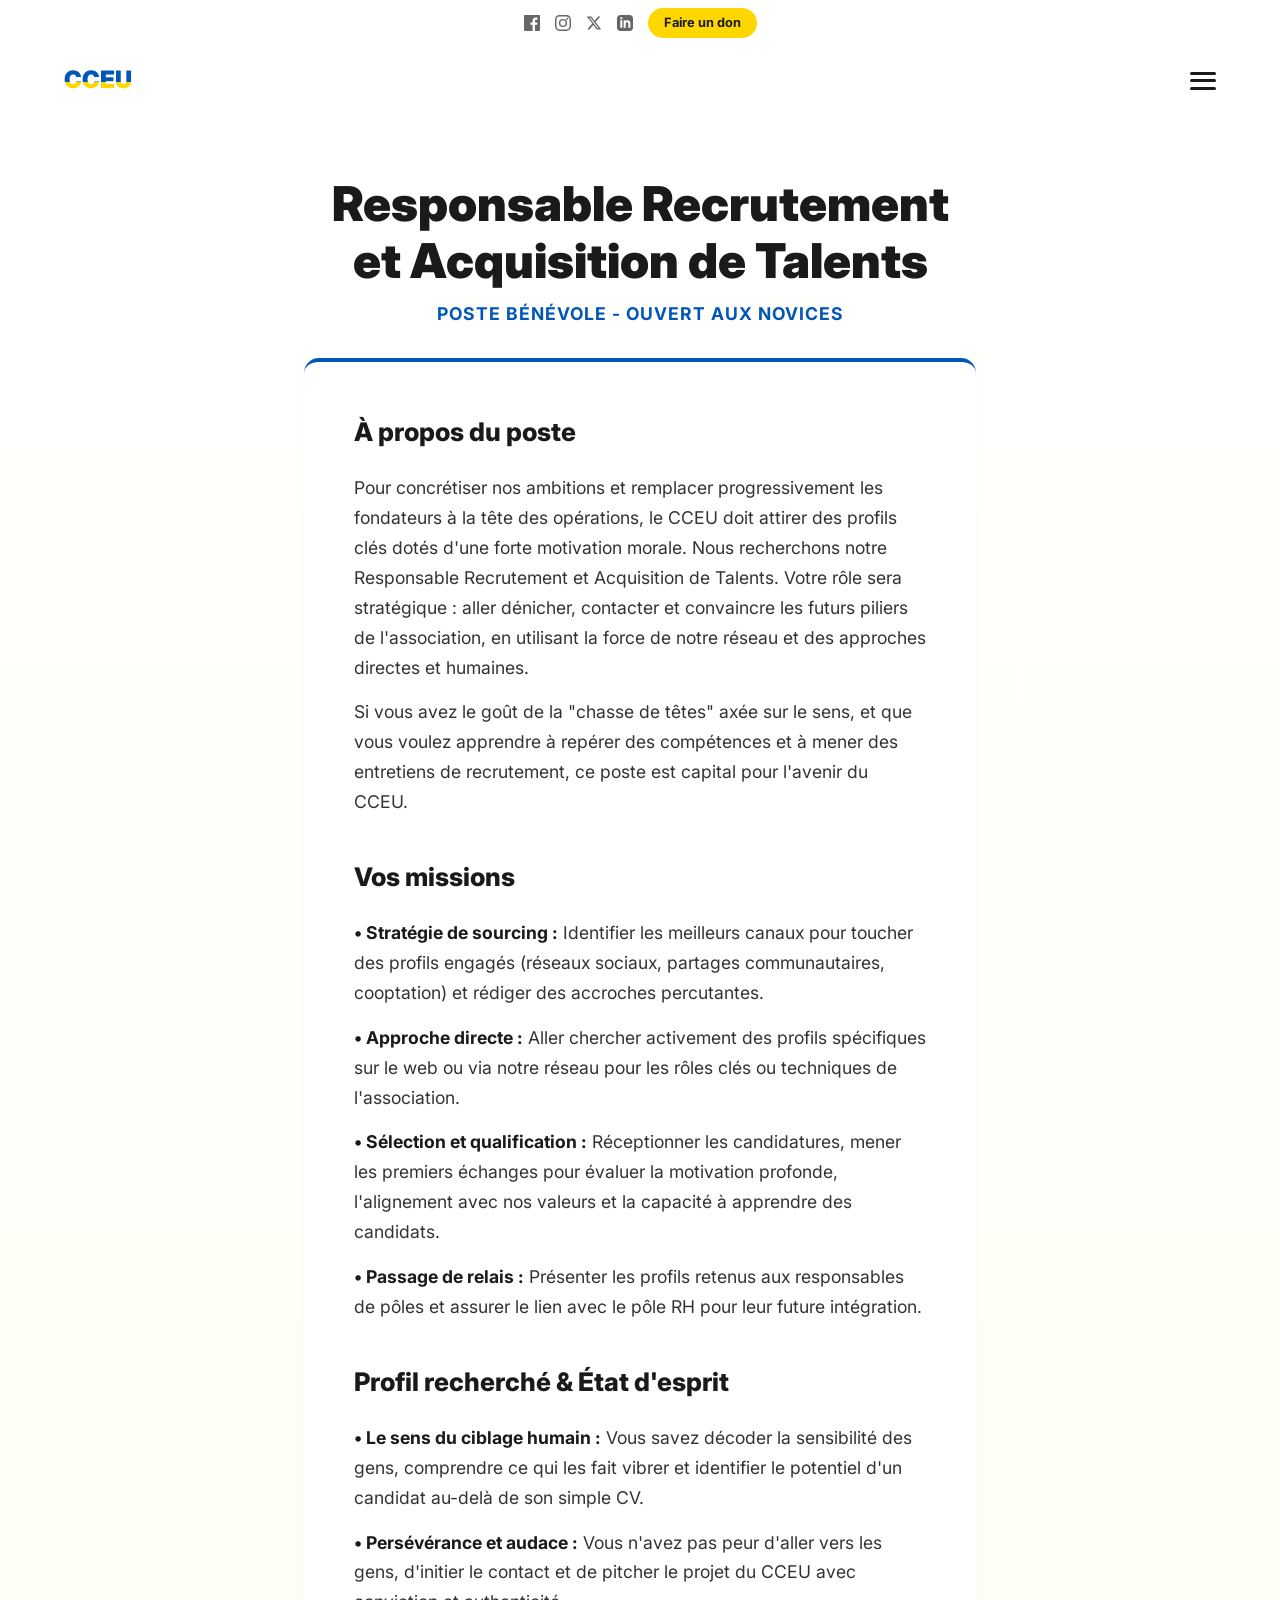
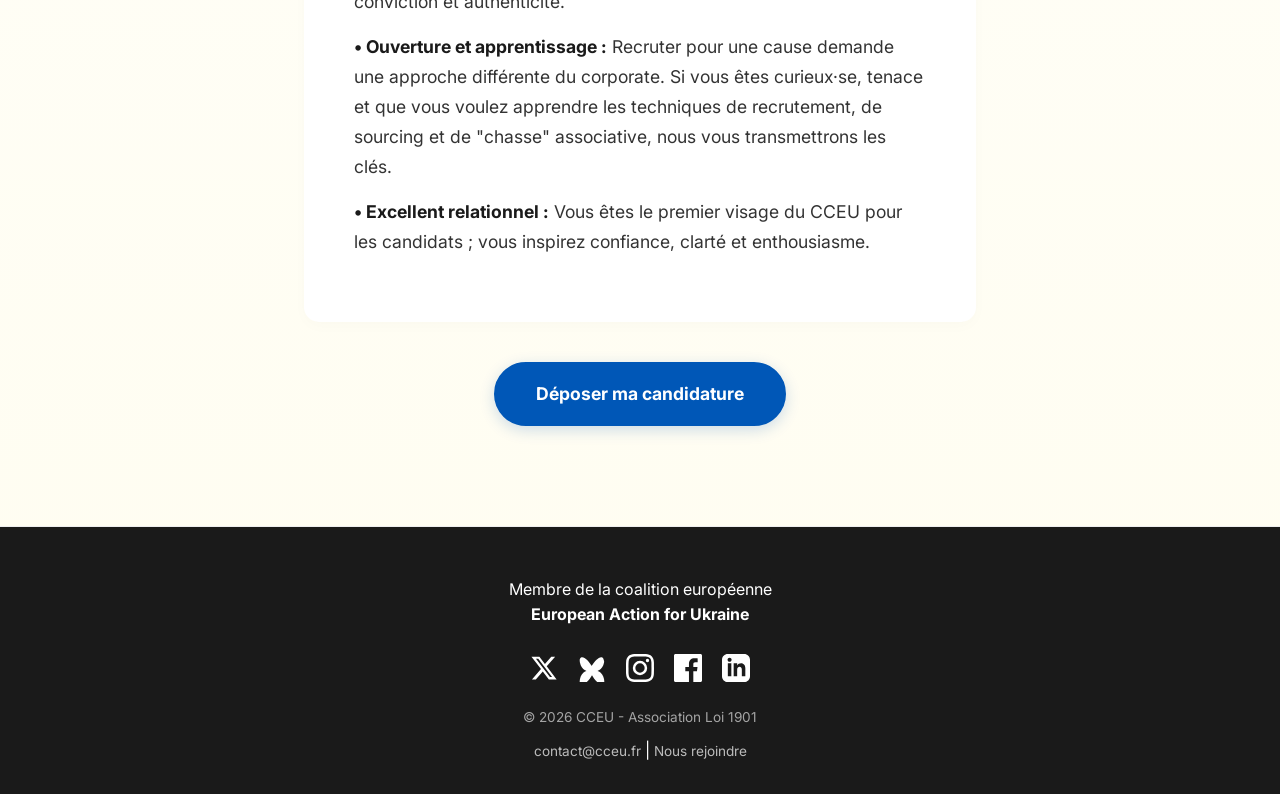
<file: pages/jobs/responsable-recrutement.html>
<!DOCTYPE html>
<html lang="fr">
<head>
    <meta charset="UTF-8">
    <meta name="viewport" content="width=device-width, initial-scale=1.0">
    <title>CCEU - Collectif Citoyen Engagé pour l'Ukraine</title>
    <link rel="icon" type="image/png" href="../../static/favicon.png">
    <link rel="stylesheet" href="../../index.css">
    <link rel="stylesheet" href="../../static/jobs.css">
    <link rel="preconnect" href="https://fonts.googleapis.com">
    <link rel="preconnect" href="https://fonts.gstatic.com" crossorigin>
    <link href="https://fonts.googleapis.com/css2?family=Inter:wght@400;700;900&display=swap" rel="stylesheet">
    <script src="../../index.js" defer></script>
</head>
<body>
    <header>
        <div class="top-bar">
            <div class="top-bar-container">
                <div class="nav-socials">
                    <a href="https://www.facebook.com/profile.php?id=61579489568412" target="_blank" title="Facebook">
                        <svg viewBox="0 0 24 24"><path d="M22.675 0h-21.35c-.732 0-1.325.593-1.325 1.325v21.351c0 .731.593 1.324 1.325 1.324h11.495v-9.294h-3.128v-3.622h3.128v-2.671c0-3.1 1.893-4.788 4.659-4.788 1.325 0 2.463.099 2.795.143v3.24l-1.918.001c-1.504 0-1.795.715-1.795 1.763v2.313h3.587l-.467 3.622h-3.12v9.293h6.116c.73 0 1.323-.593 1.323-1.325v-21.35c0-.732-.593-1.325-1.325-1.325z" /></svg>
                    </a>
                    <a href="https://www.instagram.com/collectif_cceu/" target="_blank" title="Instagram">
                        <svg viewBox="0 0 24 24"><path d="M12 2.163c3.204 0 3.584.012 4.85.07 3.252.148 4.771 1.691 4.919 4.919.058 1.265.069 1.645.069 4.849 0 3.205-.012 3.584-.069 4.849-.149 3.225-1.664 4.771-4.919 4.919-1.266.058-1.644.07-4.85.07-3.204 0-3.584-.012-4.849-.07-3.26-.149-4.771-1.699-4.919-4.92-.058-1.265-.07-1.644-.07-4.849 0-3.204 .013-3.583.07-4.849.149-3.227 1.664-4.771 4.919-4.919 1.266-.057 1.645-.069 4.849-.069zM12 0C8.741 0 8.333.014 7.053.072 2.695.272.273 2.69.073 7.052.014 8.333 0 8.741 0 12c0 3.259.014 3.668.072 4.948.2 4.358 2.618 6.78 6.98 6.981 1.281.058 1.689.072 4.948.072 3.259 0 3.668-.014 4.948-.072 4.354-.2 6.782-2.618 6.979-6.98.059-1.28.073-1.689.073-4.948 0-3.259-.014-3.668-.072-4.947-.196-4.354-2.617-6.78-6.979-6.98C15.668.014 15.259 0 12 0zm0 5.838a6.162 6.162 0 100 12.324 6.162 6.162 0 000-12.324zM12 16a4 4 0 110-8 4 4 0 010 8zm6.406-11.845a1.44 1.44 0 100 2.881 1.44 1.44 0 000-2.881z"/></svg>
                    </a>
                    <a href="https://x.com/Collectif_CCEU" target="_blank" title="Twitter / X">
                        <svg viewBox="0 0 24 24"><path d="M18.244 2.25h3.308l-7.227 8.26 8.502 11.24H16.17l-5.214-6.817L4.99 21.75H1.68l7.73-8.835L1.254 2.25H8.08l4.713 6.231zm-1.161 17.52h1.833L7.084 4.126H5.117z"/></svg>
                    </a>
                    <a href="https://www.linkedin.com/company/cceu/" target="_blank" title="LinkedIn">
                        <svg viewBox="0 0 24 24"><path d="M19 0h-14c-2.761 0-5 2.239-5 5v14c0 2.761 2.239 5 5 5h14c2.762 0 5-2.239 5-5v-14c0-2.761-2.238-5-5-5zm-11 19h-3v-11h3v11zm-1.5-12.268c-.966 0-1.75-.79-1.75-1.764s.784-1.764 1.75-1.764 1.75.79 1.75 1.764-.783 1.764-1.75 1.764zm13.5 12.268h-3v-5.604c0-3.368-4-3.113-4 0v5.604h-3v-11h3v1.765c1.396-2.586 7-2.777 7 2.476v6.759z"/></svg>
                    </a>
                </div>
                <a href="https://donorbox.org/donations-942513" target="_blank" class="btn-donate-top">Faire un don</a>
            </div>
        </div>

        <nav class="main-nav">
            <div class="logo-nav"><a href="https://cceu.fr">CCEU</a></div>

            <button class="burger-menu" aria-label="Ouvrir le menu">
                <span></span>
                <span></span>
                <span></span>
            </button>

            <ul class="nav-links">
                <li><a href="https://chat.whatsapp.com/BabCQP9xGLk7FKaLxmbboo">Rejoindre la communauté</a></li>
                <li><a href="https://cceu.fr/#manifeste">Notre manifeste</a></li>
                <li><a href="https://cceu.fr/pages/rejoindre.html">S’engager</a></li>
                <li><a href="https://cceu.fr/pages/blog/actualites.html">Actualités</a></li>
            </ul>
        </nav>
    </header>

    <main class="page-poste-unique">
        <section class="hero-poste">
            <h1 class="titre-poste">Responsable Recrutement et Acquisition de Talents</h1>
            <p class="statut-poste">Poste Bénévole - Ouvert aux novices</p>
        </section>

        <div class="contenu-poste-container">
            <h2>À propos du poste</h2>
            <p>Pour concrétiser nos ambitions et remplacer progressivement les fondateurs à la tête des opérations, le CCEU doit attirer des profils clés dotés d'une forte motivation morale. Nous recherchons notre Responsable Recrutement et Acquisition de Talents. Votre rôle sera stratégique : aller dénicher, contacter et convaincre les futurs piliers de l'association, en utilisant la force de notre réseau et des approches directes et humaines.
            </p>

            <p>Si vous avez le goût de la "chasse de têtes" axée sur le sens, et que vous voulez apprendre à repérer des compétences et à mener des entretiens de recrutement, ce poste est capital pour l'avenir du CCEU.
            </p>

            <h2>Vos missions</h2>

            <p><strong>• Stratégie de sourcing :</strong>  Identifier les meilleurs canaux pour toucher des profils engagés (réseaux sociaux, partages communautaires, cooptation) et rédiger des accroches percutantes.</p>
            <p><strong>• Approche directe :</strong> Aller chercher activement des profils spécifiques sur le web ou via notre réseau pour les rôles clés ou techniques de l'association.</p>
            <p><strong>• Sélection et qualification :</strong> Réceptionner les candidatures, mener les premiers échanges pour évaluer la motivation profonde, l'alignement avec nos valeurs et la capacité à apprendre des candidats.</p>
            <p><strong>• Passage de relais :</strong> Présenter les profils retenus aux responsables de pôles et assurer le lien avec le pôle RH pour leur future intégration.</p>

            <h2>Profil recherché & État d'esprit</h2>

            <p><strong>• Le sens du ciblage humain :</strong>  Vous savez décoder la sensibilité des gens, comprendre ce qui les fait vibrer et identifier le potentiel d'un candidat au-delà de son simple CV.</p>
            <p><strong>• Persévérance et audace :</strong>  Vous n'avez pas peur d'aller vers les gens, d'initier le contact et de pitcher le projet du CCEU avec conviction et authenticité.</p>
            <p><strong>• Ouverture et apprentissage :</strong> Recruter pour une cause demande une approche différente du corporate. Si vous êtes curieux·se, tenace et que vous voulez apprendre les techniques de recrutement, de sourcing et de "chasse" associative, nous vous transmettrons les clés.</p>
            <p><strong>• Excellent relationnel :</strong> Vous êtes le premier visage du CCEU pour les candidats ; vous inspirez confiance, clarté et enthousiasme.</p>
        </div>

        <div class="action-postuler-container">
            <a href="https://docs.google.com/forms/d/e/1FAIpQLSd5pF50s7v96122wzBEf5qlP05cR-gwIgwTMff3FIjjVsoFyA/viewform?usp=header" 
               target="_blank" 
               rel="noopener noreferrer" 
               class="btn-postuler">
               Déposer ma candidature
            </a>
        </div>
    </main>

<footer>
    <div class="footer-content">
        
        <div class="coalition-block">
            <a href="https://europeanactionforukraine.org" target="_blank" rel="noopener">
                <span>
                    Membre de la coalition européenne<br>
                    <strong>European Action for Ukraine</strong>
                </span>
            </a>
        </div>
        <br>

        <div class="social-links">
            <a href="https://x.com/Collectif_CCEU" target="_blank" title="Twitter / X">
                <svg viewBox="0 0 24 24"><path d="M18.244 2.25h3.308l-7.227 8.26 8.502 11.24H16.17l-5.214-6.817L4.99 21.75H1.68l7.73-8.835L1.254 2.25H8.08l4.713 6.231zm-1.161 17.52h1.833L7.084 4.126H5.117z"/></svg>
            </a>
            <a href="https://bsky.app/profile/cceu.bsky.social" target="_blank" title="Bluesky">
                <svg viewBox="0 0 24 24"><path d="M12 10.8c-1.087-2.114-4.046-5.929-6.058-7.148-1.005-.609-2.085-1.132-2.912-.904-1.119.308-1.577 1.455-1.577 2.441 0 .543.15 1.836.257 2.37.581 2.924 2.164 5.343 4.29 6.443.43.223.86.377 1.25.467-.39.09-.82.244-1.25.467-2.126 1.1-3.709 3.519-4.29 6.443-.107.534-.257 1.827-.257 2.37 0 .986.458 2.133 1.577 2.441.827.228 1.907-.295 2.912-.904 2.012-1.219 4.971-5.034 6.058-7.148 1.087 2.114 4.046 5.929 6.058 7.148 1.005.609 2.085 1.132 2.912.904 1.119-.308 1.577-1.455 1.577-2.441 0-.543-.15-1.836-.257-2.37-.581-2.924-2.164-5.343-4.29-6.443-.43-.223-.86-.377-1.25-.467.39-.09.82-.244 1.25-.467 2.126-1.1 3.709-3.519 4.29-6.443.107-.534.257-1.827-.257-2.37 0-.986-.458-2.133-1.577-2.441-.827-.228-1.907.295-2.912.904-2.012 1.219-4.971 5.034-6.058 7.148Z"/></svg>
            </a>
            <a href="https://www.instagram.com/collectif_cceu/" target="_blank" title="Instagram">
                <svg viewBox="0 0 24 24"><path d="M12 2.163c3.204 0 3.584.012 4.85.07 3.252.148 4.771 1.691 4.919 4.919.058 1.265.069 1.645.069 4.849 0 3.205-.012 3.584-.069 4.849-.149 3.225-1.664 4.771-4.919 4.919-1.266.058-1.644.07-4.85.07-3.204 0-3.584-.012-4.849-.07-3.26-.149-4.771-1.699-4.919-4.92-.058-1.265-.07-1.644-.07-4.849 0-3.204.013-3.583.07-4.849.149-3.227 1.664-4.771 4.919-4.919 1.266-.057 1.645-.069 4.849-.069zM12 0C8.741 0 8.333.014 7.053.072 2.695.272.273 2.69.073 7.052.014 8.333 0 8.741 0 12c0 3.259.014 3.668.072 4.948.2 4.358 2.618 6.78 6.98 6.981 1.281.058 1.689.072 4.948.072 3.259 0 3.668-.014 4.948-.072 4.354-.2 6.782-2.618 6.979-6.98.059-1.28.073-1.689.073-4.948 0-3.259-.014-3.668-.072-4.947-.196-4.354-2.617-6.78-6.979-6.98C15.668.014 15.259 0 12 0zm0 5.838a6.162 6.162 0 100 12.324 6.162 6.162 0 000-12.324zM12 16a4 4 0 110-8 4 4 0 010 8zm6.406-11.845a1.44 1.44 0 100 2.881 1.44 1.44 0 000-2.881z"/></svg>
            </a>
            <a href="https://www.facebook.com/profile.php?id=61579489568412" target="_blank" title="Facebook">
                <svg viewBox="0 0 24 24"><path d="M22.675 0h-21.35c-.732 0-1.325.593-1.325 1.325v21.351c0 .731.593 1.324 1.325 1.324h11.495v-9.294h-3.128v-3.622h3.128v-2.671c0-3.1 1.893-4.788 4.659-4.788 1.325 0 2.463.099 2.795.143v3.24l-1.918.001c-1.504 0-1.795.715-1.795 1.763v2.313h3.587l-.467 3.622h-3.12v9.293h6.116c.73 0 1.323-.593 1.323-1.325v-21.35c0-.732-.593-1.325-1.325-1.325z"/></svg>
            </a>
            <a href="https://www.linkedin.com/company/cceu/" target="_blank" title="LinkedIn">
                <svg viewBox="0 0 24 24"><path d="M19 0h-14c-2.761 0-5 2.239-5 5v14c0 2.761 2.239 5 5 5h14c2.762 0 5-2.239 5-5v-14c0-2.761-2.238-5-5-5zm-11 19h-3v-11h3v11zm-1.5-12.268c-.966 0-1.75-.79-1.75-1.764s.784-1.764 1.75-1.764 1.75.79 1.75 1.764-.783 1.764-1.75 1.764zm13.5 12.268h-3v-5.604c0-3.368-4-3.113-4 0v5.604h-3v-11h3v1.765c1.396-2.586 7-2.777 7 2.476v6.759z"/></svg>
            </a>
        </div>

        <p class="copyright">&copy; 2026 CCEU - Association Loi 1901</p>
        
        <div class="emails">
            <a href="mailto:contact@cceu.fr">contact@cceu.fr</a> | 
            <a href="../../pages/rejoindre.html">Nous rejoindre</a>
        </div>
    </div>
</footer>

</body>
</html>
</file>
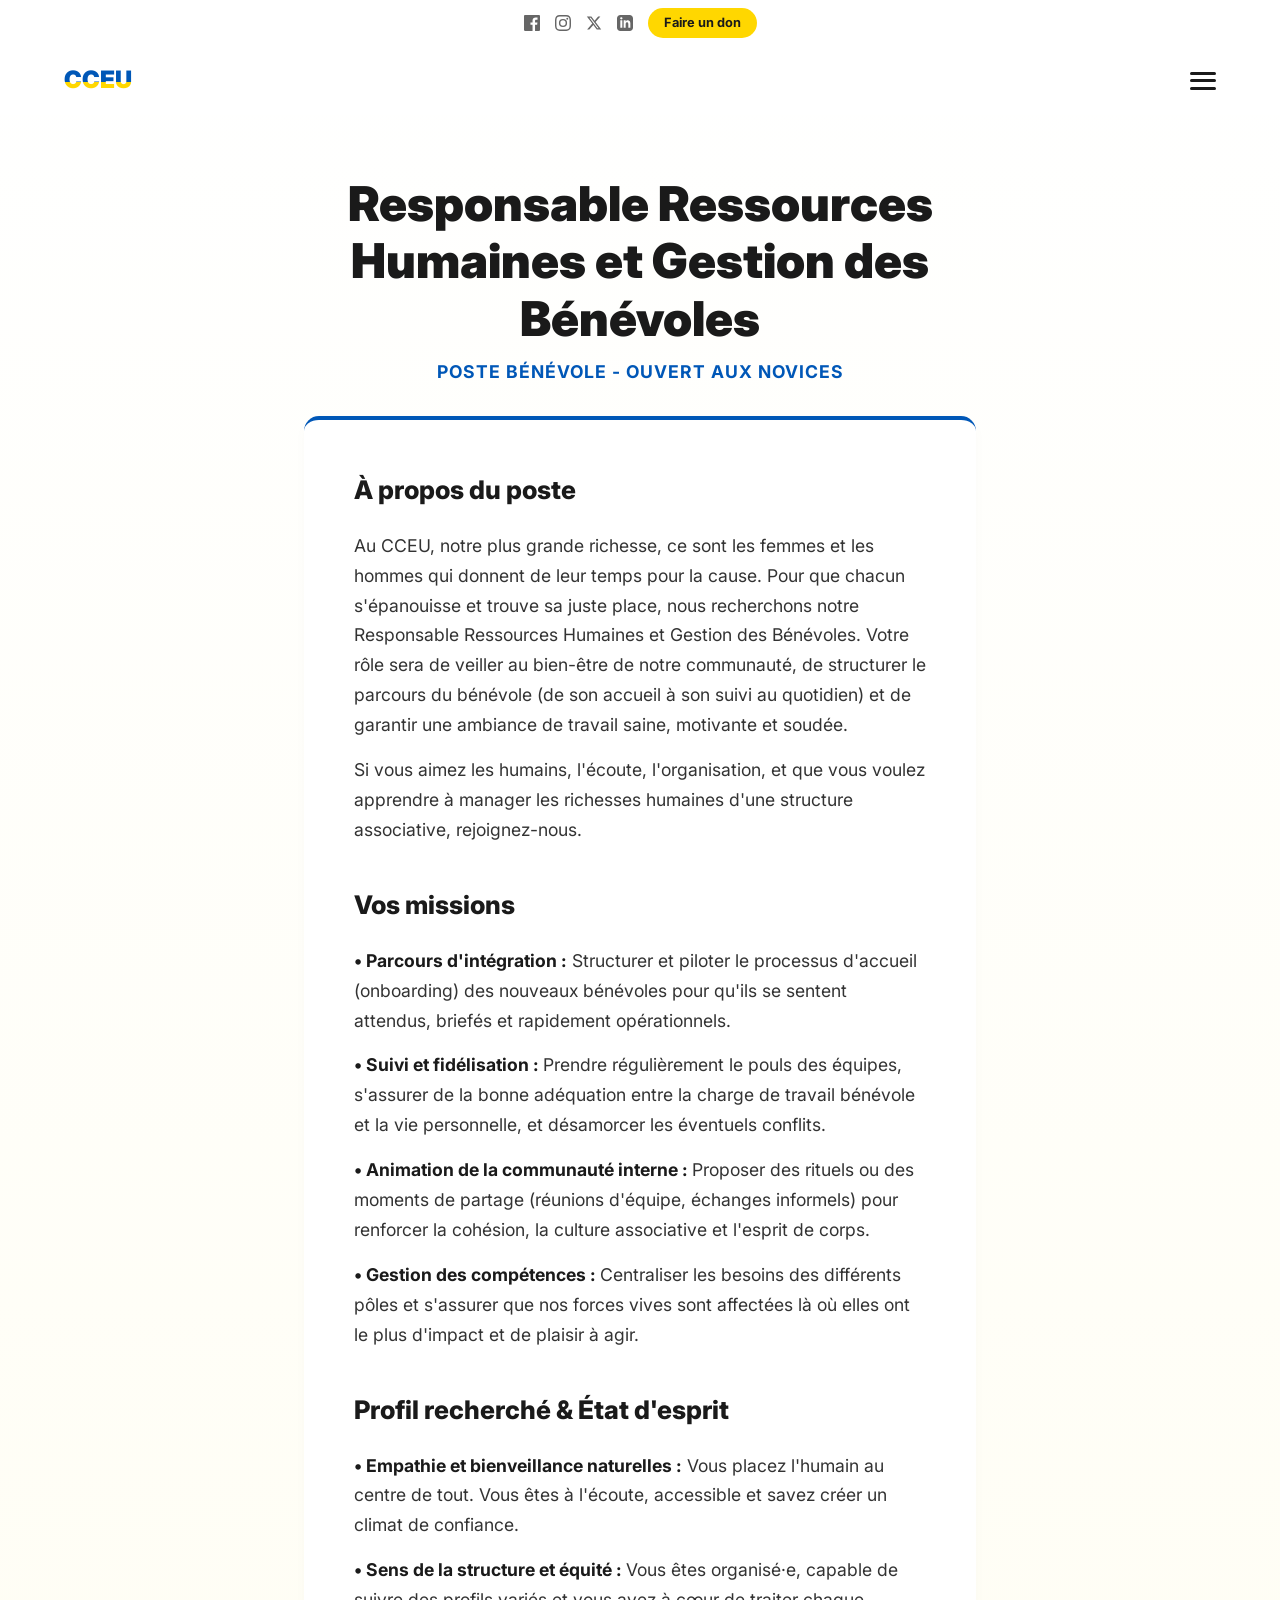
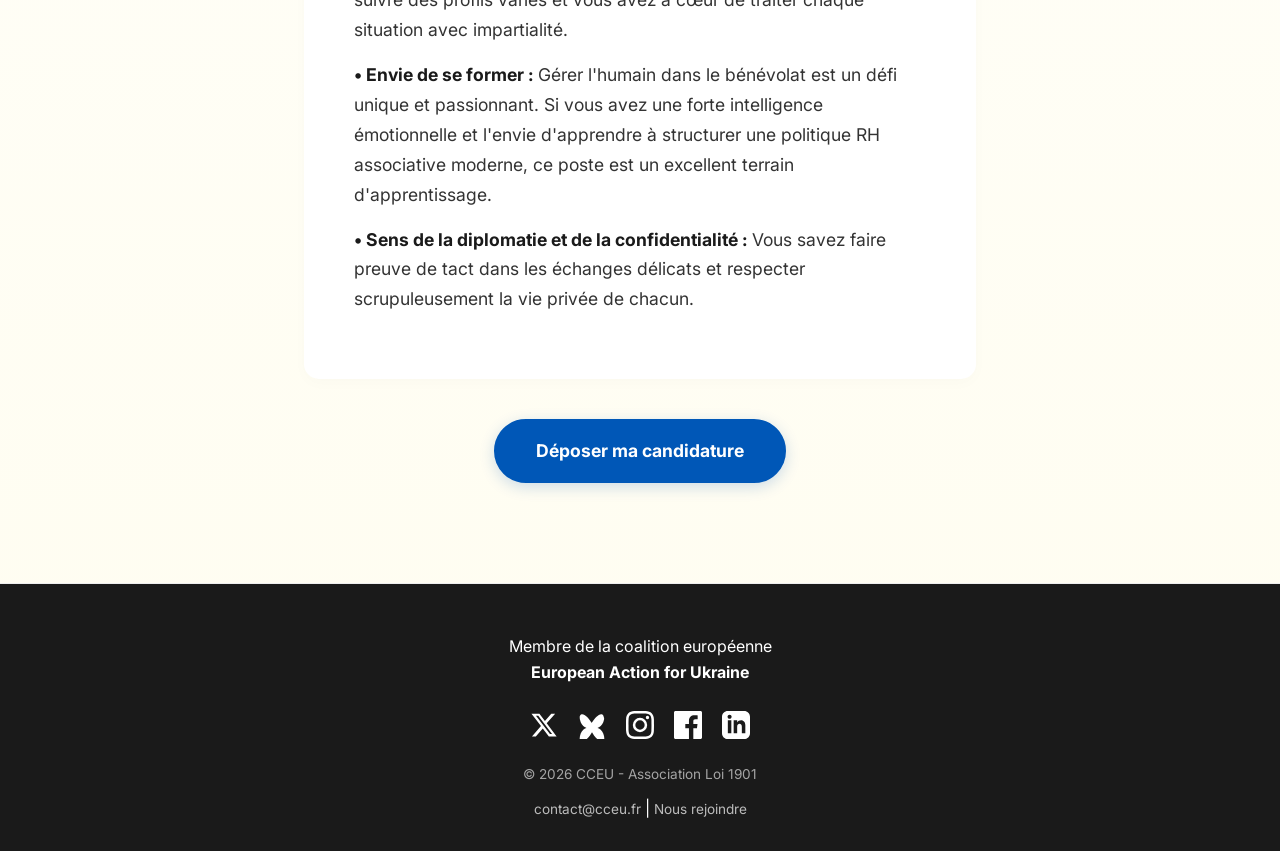
<file: pages/jobs/responsable-ressources-humaines.html>
<!DOCTYPE html>
<html lang="fr">
<head>
    <meta charset="UTF-8">
    <meta name="viewport" content="width=device-width, initial-scale=1.0">
    <title>CCEU - Collectif Citoyen Engagé pour l'Ukraine</title>
    <link rel="icon" type="image/png" href="../../static/favicon.png">
    <link rel="stylesheet" href="../../index.css">
    <link rel="stylesheet" href="../../static/jobs.css">
    <link rel="preconnect" href="https://fonts.googleapis.com">
    <link rel="preconnect" href="https://fonts.gstatic.com" crossorigin>
    <link href="https://fonts.googleapis.com/css2?family=Inter:wght@400;700;900&display=swap" rel="stylesheet">
    <script src="../../index.js" defer></script>
</head>
<body>
    <header>
        <div class="top-bar">
            <div class="top-bar-container">
                <div class="nav-socials">
                    <a href="https://www.facebook.com/profile.php?id=61579489568412" target="_blank" title="Facebook">
                        <svg viewBox="0 0 24 24"><path d="M22.675 0h-21.35c-.732 0-1.325.593-1.325 1.325v21.351c0 .731.593 1.324 1.325 1.324h11.495v-9.294h-3.128v-3.622h3.128v-2.671c0-3.1 1.893-4.788 4.659-4.788 1.325 0 2.463.099 2.795.143v3.24l-1.918.001c-1.504 0-1.795.715-1.795 1.763v2.313h3.587l-.467 3.622h-3.12v9.293h6.116c.73 0 1.323-.593 1.323-1.325v-21.35c0-.732-.593-1.325-1.325-1.325z" /></svg>
                    </a>
                    <a href="https://www.instagram.com/collectif_cceu/" target="_blank" title="Instagram">
                        <svg viewBox="0 0 24 24"><path d="M12 2.163c3.204 0 3.584.012 4.85.07 3.252.148 4.771 1.691 4.919 4.919.058 1.265.069 1.645.069 4.849 0 3.205-.012 3.584-.069 4.849-.149 3.225-1.664 4.771-4.919 4.919-1.266.058-1.644.07-4.85.07-3.204 0-3.584-.012-4.849-.07-3.26-.149-4.771-1.699-4.919-4.92-.058-1.265-.07-1.644-.07-4.849 0-3.204 .013-3.583.07-4.849.149-3.227 1.664-4.771 4.919-4.919 1.266-.057 1.645-.069 4.849-.069zM12 0C8.741 0 8.333.014 7.053.072 2.695.272.273 2.69.073 7.052.014 8.333 0 8.741 0 12c0 3.259.014 3.668.072 4.948.2 4.358 2.618 6.78 6.98 6.981 1.281.058 1.689.072 4.948.072 3.259 0 3.668-.014 4.948-.072 4.354-.2 6.782-2.618 6.979-6.98.059-1.28.073-1.689.073-4.948 0-3.259-.014-3.668-.072-4.947-.196-4.354-2.617-6.78-6.979-6.98C15.668.014 15.259 0 12 0zm0 5.838a6.162 6.162 0 100 12.324 6.162 6.162 0 000-12.324zM12 16a4 4 0 110-8 4 4 0 010 8zm6.406-11.845a1.44 1.44 0 100 2.881 1.44 1.44 0 000-2.881z"/></svg>
                    </a>
                    <a href="https://x.com/Collectif_CCEU" target="_blank" title="Twitter / X">
                        <svg viewBox="0 0 24 24"><path d="M18.244 2.25h3.308l-7.227 8.26 8.502 11.24H16.17l-5.214-6.817L4.99 21.75H1.68l7.73-8.835L1.254 2.25H8.08l4.713 6.231zm-1.161 17.52h1.833L7.084 4.126H5.117z"/></svg>
                    </a>
                    <a href="https://www.linkedin.com/company/cceu/" target="_blank" title="LinkedIn">
                        <svg viewBox="0 0 24 24"><path d="M19 0h-14c-2.761 0-5 2.239-5 5v14c0 2.761 2.239 5 5 5h14c2.762 0 5-2.239 5-5v-14c0-2.761-2.238-5-5-5zm-11 19h-3v-11h3v11zm-1.5-12.268c-.966 0-1.75-.79-1.75-1.764s.784-1.764 1.75-1.764 1.75.79 1.75 1.764-.783 1.764-1.75 1.764zm13.5 12.268h-3v-5.604c0-3.368-4-3.113-4 0v5.604h-3v-11h3v1.765c1.396-2.586 7-2.777 7 2.476v6.759z"/></svg>
                    </a>
                </div>
                <a href="https://donorbox.org/donations-942513" target="_blank" class="btn-donate-top">Faire un don</a>
            </div>
        </div>

        <nav class="main-nav">
            <div class="logo-nav"><a href="https://cceu.fr">CCEU</a></div>

            <button class="burger-menu" aria-label="Ouvrir le menu">
                <span></span>
                <span></span>
                <span></span>
            </button>

            <ul class="nav-links">
                <li><a href="https://chat.whatsapp.com/BabCQP9xGLk7FKaLxmbboo">Rejoindre la communauté</a></li>
                <li><a href="https://cceu.fr/#manifeste">Notre manifeste</a></li>
                <li><a href="https://cceu.fr/pages/rejoindre.html">S’engager</a></li>
                <li><a href="https://cceu.fr/pages/blog/actualites.html">Actualités</a></li>
            </ul>

        </nav>
    </header>

    <main class="page-poste-unique">
        <section class="hero-poste">
            <h1 class="titre-poste">Responsable Ressources Humaines et Gestion des Bénévoles</h1>
            <p class="statut-poste">Poste Bénévole - Ouvert aux novices</p>
        </section>

        <div class="contenu-poste-container">
            <h2>À propos du poste</h2>
            <p>Au CCEU, notre plus grande richesse, ce sont les femmes et les hommes qui donnent de leur temps pour la cause. Pour que chacun s'épanouisse et trouve sa juste place, nous recherchons notre Responsable Ressources Humaines et Gestion des Bénévoles. Votre rôle sera de veiller au bien-être de notre communauté, de structurer le parcours du bénévole (de son accueil à son suivi au quotidien) et de garantir une ambiance de travail saine, motivante et soudée.
            </p>

            <p>Si vous aimez les humains, l'écoute, l'organisation, et que vous voulez apprendre à manager les richesses humaines d'une structure associative, rejoignez-nous.
            </p>

            <h2>Vos missions</h2>

            <p><strong>• Parcours d'intégration :</strong> Structurer et piloter le processus d'accueil (onboarding) des nouveaux bénévoles pour qu'ils se sentent attendus, briefés et rapidement opérationnels.</p>
            <p><strong>• Suivi et fidélisation : </strong> Prendre régulièrement le pouls des équipes, s'assurer de la bonne adéquation entre la charge de travail bénévole et la vie personnelle, et désamorcer les éventuels conflits.</p>
            <p><strong>• Animation de la communauté interne : </strong> Proposer des rituels ou des moments de partage (réunions d'équipe, échanges informels) pour renforcer la cohésion, la culture associative et l'esprit de corps.</p>
            <p><strong>• Gestion des compétences : </strong> Centraliser les besoins des différents pôles et s'assurer que nos forces vives sont affectées là où elles ont le plus d'impact et de plaisir à agir.</p>

            <h2>Profil recherché & État d'esprit</h2>

            <p><strong>• Empathie et bienveillance naturelles :</strong> Vous placez l'humain au centre de tout. Vous êtes à l'écoute, accessible et savez créer un climat de confiance.</p>
            <p><strong>• Sens de la structure et équité : </strong> Vous êtes organisé·e, capable de suivre des profils variés et vous avez à cœur de traiter chaque situation avec impartialité.</p>
            <p><strong>• Envie de se former : </strong> Gérer l'humain dans le bénévolat est un défi unique et passionnant. Si vous avez une forte intelligence émotionnelle et l'envie d'apprendre à structurer une politique RH associative moderne, ce poste est un excellent terrain d'apprentissage.</p>
            <p><strong>• Sens de la diplomatie et de la confidentialité : </strong> Vous savez faire preuve de tact dans les échanges délicats et respecter scrupuleusement la vie privée de chacun.</p>
        </div>

        <div class="action-postuler-container">
            <a href="https://docs.google.com/forms/d/e/1FAIpQLSd5pF50s7v96122wzBEf5qlP05cR-gwIgwTMff3FIjjVsoFyA/viewform?usp=header" 
               target="_blank" 
               rel="noopener noreferrer" 
               class="btn-postuler">
               Déposer ma candidature
            </a>
        </div>
    </main>

<footer>
    <div class="footer-content">
        
        <div class="coalition-block">
            <a href="https://europeanactionforukraine.org" target="_blank" rel="noopener">
                <span>
                    Membre de la coalition européenne<br>
                    <strong>European Action for Ukraine</strong>
                </span>
            </a>
        </div>
        <br>

        <div class="social-links">
            <a href="https://x.com/Collectif_CCEU" target="_blank" title="Twitter / X">
                <svg viewBox="0 0 24 24"><path d="M18.244 2.25h3.308l-7.227 8.26 8.502 11.24H16.17l-5.214-6.817L4.99 21.75H1.68l7.73-8.835L1.254 2.25H8.08l4.713 6.231zm-1.161 17.52h1.833L7.084 4.126H5.117z"/></svg>
            </a>
            <a href="https://bsky.app/profile/cceu.bsky.social" target="_blank" title="Bluesky">
                <svg viewBox="0 0 24 24"><path d="M12 10.8c-1.087-2.114-4.046-5.929-6.058-7.148-1.005-.609-2.085-1.132-2.912-.904-1.119.308-1.577 1.455-1.577 2.441 0 .543.15 1.836.257 2.37.581 2.924 2.164 5.343 4.29 6.443.43.223.86.377 1.25.467-.39.09-.82.244-1.25.467-2.126 1.1-3.709 3.519-4.29 6.443-.107.534-.257 1.827-.257 2.37 0 .986.458 2.133 1.577 2.441.827.228 1.907-.295 2.912-.904 2.012-1.219 4.971-5.034 6.058-7.148 1.087 2.114 4.046 5.929 6.058 7.148 1.005.609 2.085 1.132 2.912.904 1.119-.308 1.577-1.455 1.577-2.441 0-.543-.15-1.836-.257-2.37-.581-2.924-2.164-5.343-4.29-6.443-.43-.223-.86-.377-1.25-.467.39-.09.82-.244 1.25-.467 2.126-1.1 3.709-3.519 4.29-6.443.107-.534.257-1.827-.257-2.37 0-.986-.458-2.133-1.577-2.441-.827-.228-1.907.295-2.912.904-2.012 1.219-4.971 5.034-6.058 7.148Z"/></svg>
            </a>
            <a href="https://www.instagram.com/collectif_cceu/" target="_blank" title="Instagram">
                <svg viewBox="0 0 24 24"><path d="M12 2.163c3.204 0 3.584.012 4.85.07 3.252.148 4.771 1.691 4.919 4.919.058 1.265.069 1.645.069 4.849 0 3.205-.012 3.584-.069 4.849-.149 3.225-1.664 4.771-4.919 4.919-1.266.058-1.644.07-4.85.07-3.204 0-3.584-.012-4.849-.07-3.26-.149-4.771-1.699-4.919-4.92-.058-1.265-.07-1.644-.07-4.849 0-3.204.013-3.583.07-4.849.149-3.227 1.664-4.771 4.919-4.919 1.266-.057 1.645-.069 4.849-.069zM12 0C8.741 0 8.333.014 7.053.072 2.695.272.273 2.69.073 7.052.014 8.333 0 8.741 0 12c0 3.259.014 3.668.072 4.948.2 4.358 2.618 6.78 6.98 6.981 1.281.058 1.689.072 4.948.072 3.259 0 3.668-.014 4.948-.072 4.354-.2 6.782-2.618 6.979-6.98.059-1.28.073-1.689.073-4.948 0-3.259-.014-3.668-.072-4.947-.196-4.354-2.617-6.78-6.979-6.98C15.668.014 15.259 0 12 0zm0 5.838a6.162 6.162 0 100 12.324 6.162 6.162 0 000-12.324zM12 16a4 4 0 110-8 4 4 0 010 8zm6.406-11.845a1.44 1.44 0 100 2.881 1.44 1.44 0 000-2.881z"/></svg>
            </a>
            <a href="https://www.facebook.com/profile.php?id=61579489568412" target="_blank" title="Facebook">
                <svg viewBox="0 0 24 24"><path d="M22.675 0h-21.35c-.732 0-1.325.593-1.325 1.325v21.351c0 .731.593 1.324 1.325 1.324h11.495v-9.294h-3.128v-3.622h3.128v-2.671c0-3.1 1.893-4.788 4.659-4.788 1.325 0 2.463.099 2.795.143v3.24l-1.918.001c-1.504 0-1.795.715-1.795 1.763v2.313h3.587l-.467 3.622h-3.12v9.293h6.116c.73 0 1.323-.593 1.323-1.325v-21.35c0-.732-.593-1.325-1.325-1.325z"/></svg>
            </a>
            <a href="https://www.linkedin.com/company/cceu/" target="_blank" title="LinkedIn">
                <svg viewBox="0 0 24 24"><path d="M19 0h-14c-2.761 0-5 2.239-5 5v14c0 2.761 2.239 5 5 5h14c2.762 0 5-2.239 5-5v-14c0-2.761-2.238-5-5-5zm-11 19h-3v-11h3v11zm-1.5-12.268c-.966 0-1.75-.79-1.75-1.764s.784-1.764 1.75-1.764 1.75.79 1.75 1.764-.783 1.764-1.75 1.764zm13.5 12.268h-3v-5.604c0-3.368-4-3.113-4 0v5.604h-3v-11h3v1.765c1.396-2.586 7-2.777 7 2.476v6.759z"/></svg>
            </a>
        </div>

        <p class="copyright">&copy; 2026 CCEU - Association Loi 1901</p>
        
        <div class="emails">
            <a href="mailto:contact@cceu.fr">contact@cceu.fr</a> | 
            <a href="../../pages/rejoindre.html">Nous rejoindre</a>
        </div>
    </div>
</footer>

</body>
</html>
</file>
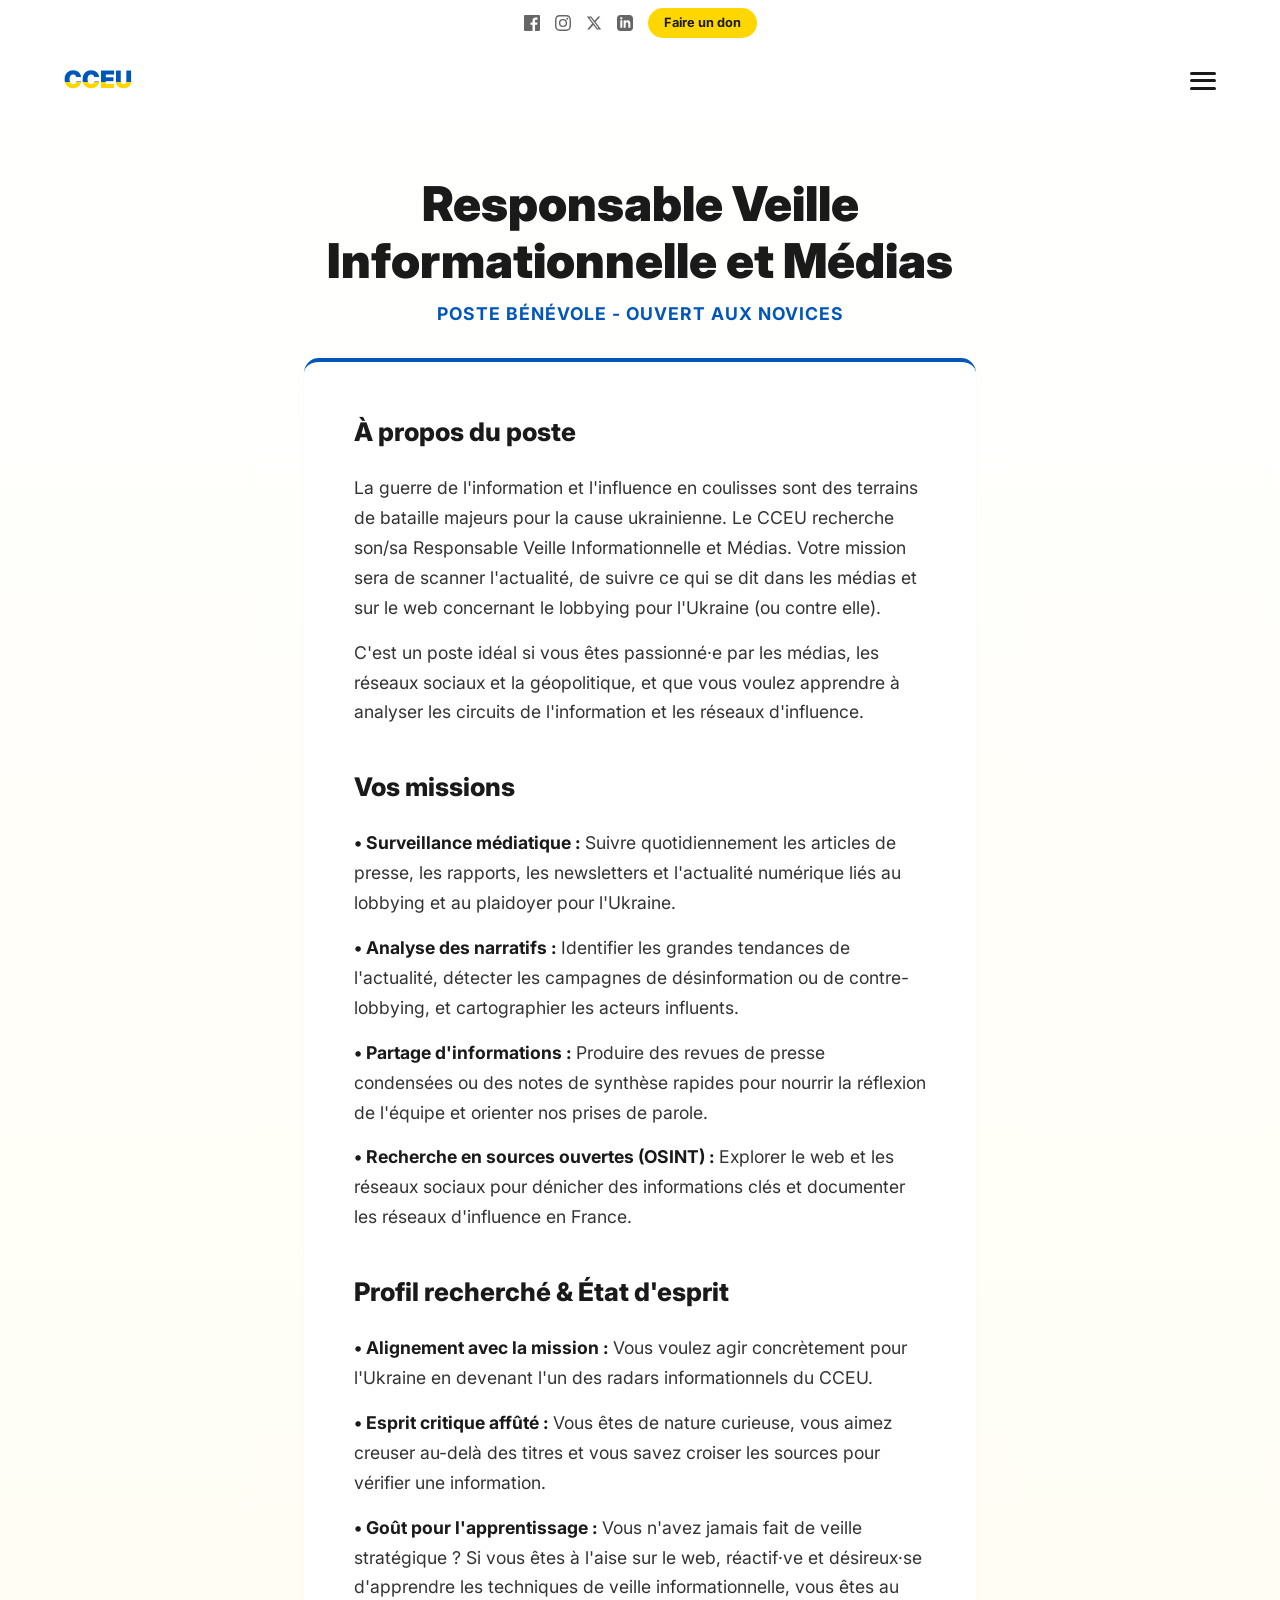
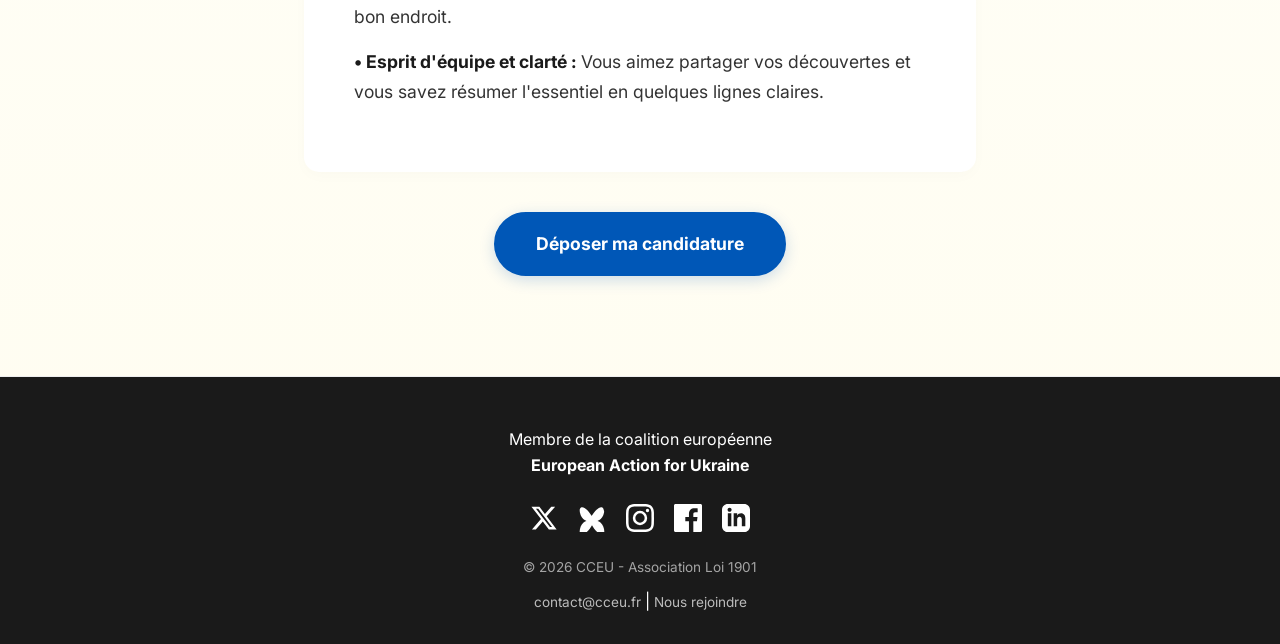
<file: pages/jobs/responsable-veille-informationnelle.html>
<!DOCTYPE html>
<html lang="fr">
<head>
    <meta charset="UTF-8">
    <meta name="viewport" content="width=device-width, initial-scale=1.0">
    <title>CCEU - Collectif Citoyen Engagé pour l'Ukraine</title>
    <link rel="icon" type="image/png" href="../../static/favicon.png">
    <link rel="stylesheet" href="../../index.css">
    <link rel="stylesheet" href="../../static/jobs.css">
    <link rel="preconnect" href="https://fonts.googleapis.com">
    <link rel="preconnect" href="https://fonts.gstatic.com" crossorigin>
    <link href="https://fonts.googleapis.com/css2?family=Inter:wght@400;700;900&display=swap" rel="stylesheet">
    <script src="../../index.js" defer></script>
</head>
<body>
    <header>
        <div class="top-bar">
            <div class="top-bar-container">
                <div class="nav-socials">
                    <a href="https://www.facebook.com/profile.php?id=61579489568412" target="_blank" title="Facebook">
                        <svg viewBox="0 0 24 24"><path d="M22.675 0h-21.35c-.732 0-1.325.593-1.325 1.325v21.351c0 .731.593 1.324 1.325 1.324h11.495v-9.294h-3.128v-3.622h3.128v-2.671c0-3.1 1.893-4.788 4.659-4.788 1.325 0 2.463.099 2.795.143v3.24l-1.918.001c-1.504 0-1.795.715-1.795 1.763v2.313h3.587l-.467 3.622h-3.12v9.293h6.116c.73 0 1.323-.593 1.323-1.325v-21.35c0-.732-.593-1.325-1.325-1.325z" /></svg>
                    </a>
                    <a href="https://www.instagram.com/collectif_cceu/" target="_blank" title="Instagram">
                        <svg viewBox="0 0 24 24"><path d="M12 2.163c3.204 0 3.584.012 4.85.07 3.252.148 4.771 1.691 4.919 4.919.058 1.265.069 1.645.069 4.849 0 3.205-.012 3.584-.069 4.849-.149 3.225-1.664 4.771-4.919 4.919-1.266.058-1.644.07-4.85.07-3.204 0-3.584-.012-4.849-.07-3.26-.149-4.771-1.699-4.919-4.92-.058-1.265-.07-1.644-.07-4.849 0-3.204 .013-3.583.07-4.849.149-3.227 1.664-4.771 4.919-4.919 1.266-.057 1.645-.069 4.849-.069zM12 0C8.741 0 8.333.014 7.053.072 2.695.272.273 2.69.073 7.052.014 8.333 0 8.741 0 12c0 3.259.014 3.668.072 4.948.2 4.358 2.618 6.78 6.98 6.981 1.281.058 1.689.072 4.948.072 3.259 0 3.668-.014 4.948-.072 4.354-.2 6.782-2.618 6.979-6.98.059-1.28.073-1.689.073-4.948 0-3.259-.014-3.668-.072-4.947-.196-4.354-2.617-6.78-6.979-6.98C15.668.014 15.259 0 12 0zm0 5.838a6.162 6.162 0 100 12.324 6.162 6.162 0 000-12.324zM12 16a4 4 0 110-8 4 4 0 010 8zm6.406-11.845a1.44 1.44 0 100 2.881 1.44 1.44 0 000-2.881z"/></svg>
                    </a>
                    <a href="https://x.com/Collectif_CCEU" target="_blank" title="Twitter / X">
                        <svg viewBox="0 0 24 24"><path d="M18.244 2.25h3.308l-7.227 8.26 8.502 11.24H16.17l-5.214-6.817L4.99 21.75H1.68l7.73-8.835L1.254 2.25H8.08l4.713 6.231zm-1.161 17.52h1.833L7.084 4.126H5.117z"/></svg>
                    </a>
                    <a href="https://www.linkedin.com/company/cceu/" target="_blank" title="LinkedIn">
                        <svg viewBox="0 0 24 24"><path d="M19 0h-14c-2.761 0-5 2.239-5 5v14c0 2.761 2.239 5 5 5h14c2.762 0 5-2.239 5-5v-14c0-2.761-2.238-5-5-5zm-11 19h-3v-11h3v11zm-1.5-12.268c-.966 0-1.75-.79-1.75-1.764s.784-1.764 1.75-1.764 1.75.79 1.75 1.764-.783 1.764-1.75 1.764zm13.5 12.268h-3v-5.604c0-3.368-4-3.113-4 0v5.604h-3v-11h3v1.765c1.396-2.586 7-2.777 7 2.476v6.759z"/></svg>
                    </a>
                </div>
                <a href="https://donorbox.org/donations-942513" target="_blank" class="btn-donate-top">Faire un don</a>
            </div>
        </div>

        <nav class="main-nav">
            <div class="logo-nav"><a href="https://cceu.fr">CCEU</a></div>

            <button class="burger-menu" aria-label="Ouvrir le menu">
                <span></span>
                <span></span>
                <span></span>
            </button>

            <ul class="nav-links">
                <li><a href="https://chat.whatsapp.com/BabCQP9xGLk7FKaLxmbboo">Rejoindre la communauté</a></li>
                <li><a href="https://cceu.fr/#manifeste">Notre manifeste</a></li>
                <li><a href="https://cceu.fr/pages/rejoindre.html">S’engager</a></li>
                <li><a href="https://cceu.fr/pages/blog/actualites.html">Actualités</a></li>
            </ul>
        </nav>
    </header>

    <main class="page-poste-unique">
        <section class="hero-poste">
            <h1 class="titre-poste">Responsable Veille Informationnelle et Médias</h1>
            <p class="statut-poste">Poste Bénévole - Ouvert aux novices</p>
        </section>

        <div class="contenu-poste-container">
            <h2>À propos du poste</h2>
            <p>La guerre de l'information et l'influence en coulisses sont des terrains de bataille majeurs pour la cause ukrainienne. Le CCEU recherche son/sa Responsable Veille Informationnelle et Médias. Votre mission sera de scanner l'actualité, de suivre ce qui se dit dans les médias et sur le web concernant le lobbying pour l'Ukraine (ou contre elle).
            </p>

            <p>C'est un poste idéal si vous êtes passionné·e par les médias, les réseaux sociaux et la géopolitique, et que vous voulez apprendre à analyser les circuits de l'information et les réseaux d'influence.
            </p>

            <h2>Vos missions</h2>

            <p><strong>• Surveillance médiatique : </strong> Suivre quotidiennement les articles de presse, les rapports, les newsletters et l'actualité numérique liés au lobbying et au plaidoyer pour l'Ukraine.</p>
            <p><strong>• Analyse des narratifs : </strong> Identifier les grandes tendances de l'actualité, détecter les campagnes de désinformation ou de contre-lobbying, et cartographier les acteurs influents.</p>
            <p><strong>• Partage d'informations : </strong> Produire des revues de presse condensées ou des notes de synthèse rapides pour nourrir la réflexion de l'équipe et orienter nos prises de parole.</p>
            <p><strong>• Recherche en sources ouvertes (OSINT) : </strong> Explorer le web et les réseaux sociaux pour dénicher des informations clés et documenter les réseaux d'influence en France.</p>

            <h2>Profil recherché & État d'esprit</h2>

            <p><strong>• Alignement avec la mission : </strong> Vous voulez agir concrètement pour l'Ukraine en devenant l'un des radars informationnels du CCEU.</p>
            <p><strong>• Esprit critique affûté : </strong> Vous êtes de nature curieuse, vous aimez creuser au-delà des titres et vous savez croiser les sources pour vérifier une information.</p>
            <p><strong>• Goût pour l'apprentissage : </strong> Vous n'avez jamais fait de veille stratégique ? Si vous êtes à l'aise sur le web, réactif·ve et désireux·se d'apprendre les techniques de veille informationnelle, vous êtes au bon endroit.</p>
            <p><strong>• Esprit d'équipe et clarté : </strong> Vous aimez partager vos découvertes et vous savez résumer l'essentiel en quelques lignes claires.</p>
        </div>

        <div class="action-postuler-container">
            <a href="https://docs.google.com/forms/d/e/1FAIpQLSd5pF50s7v96122wzBEf5qlP05cR-gwIgwTMff3FIjjVsoFyA/viewform?usp=header" 
               target="_blank" 
               rel="noopener noreferrer" 
               class="btn-postuler">
               Déposer ma candidature
            </a>
        </div>
    </main>

<footer>
    <div class="footer-content">
        
        <div class="coalition-block">
            <a href="https://europeanactionforukraine.org" target="_blank" rel="noopener">
                <span>
                    Membre de la coalition européenne<br>
                    <strong>European Action for Ukraine</strong>
                </span>
            </a>
        </div>
        <br>

        <div class="social-links">
            <a href="https://x.com/Collectif_CCEU" target="_blank" title="Twitter / X">
                <svg viewBox="0 0 24 24"><path d="M18.244 2.25h3.308l-7.227 8.26 8.502 11.24H16.17l-5.214-6.817L4.99 21.75H1.68l7.73-8.835L1.254 2.25H8.08l4.713 6.231zm-1.161 17.52h1.833L7.084 4.126H5.117z"/></svg>
            </a>
            <a href="https://bsky.app/profile/cceu.bsky.social" target="_blank" title="Bluesky">
                <svg viewBox="0 0 24 24"><path d="M12 10.8c-1.087-2.114-4.046-5.929-6.058-7.148-1.005-.609-2.085-1.132-2.912-.904-1.119.308-1.577 1.455-1.577 2.441 0 .543.15 1.836.257 2.37.581 2.924 2.164 5.343 4.29 6.443.43.223.86.377 1.25.467-.39.09-.82.244-1.25.467-2.126 1.1-3.709 3.519-4.29 6.443-.107.534-.257 1.827-.257 2.37 0 .986.458 2.133 1.577 2.441.827.228 1.907-.295 2.912-.904 2.012-1.219 4.971-5.034 6.058-7.148 1.087 2.114 4.046 5.929 6.058 7.148 1.005.609 2.085 1.132 2.912.904 1.119-.308 1.577-1.455 1.577-2.441 0-.543-.15-1.836-.257-2.37-.581-2.924-2.164-5.343-4.29-6.443-.43-.223-.86-.377-1.25-.467.39-.09.82-.244 1.25-.467 2.126-1.1 3.709-3.519 4.29-6.443.107-.534.257-1.827-.257-2.37 0-.986-.458-2.133-1.577-2.441-.827-.228-1.907.295-2.912.904-2.012 1.219-4.971 5.034-6.058 7.148Z"/></svg>
            </a>
            <a href="https://www.instagram.com/collectif_cceu/" target="_blank" title="Instagram">
                <svg viewBox="0 0 24 24"><path d="M12 2.163c3.204 0 3.584.012 4.85.07 3.252.148 4.771 1.691 4.919 4.919.058 1.265.069 1.645.069 4.849 0 3.205-.012 3.584-.069 4.849-.149 3.225-1.664 4.771-4.919 4.919-1.266.058-1.644.07-4.85.07-3.204 0-3.584-.012-4.849-.07-3.26-.149-4.771-1.699-4.919-4.92-.058-1.265-.07-1.644-.07-4.849 0-3.204.013-3.583.07-4.849.149-3.227 1.664-4.771 4.919-4.919 1.266-.057 1.645-.069 4.849-.069zM12 0C8.741 0 8.333.014 7.053.072 2.695.272.273 2.69.073 7.052.014 8.333 0 8.741 0 12c0 3.259.014 3.668.072 4.948.2 4.358 2.618 6.78 6.98 6.981 1.281.058 1.689.072 4.948.072 3.259 0 3.668-.014 4.948-.072 4.354-.2 6.782-2.618 6.979-6.98.059-1.28.073-1.689.073-4.948 0-3.259-.014-3.668-.072-4.947-.196-4.354-2.617-6.78-6.979-6.98C15.668.014 15.259 0 12 0zm0 5.838a6.162 6.162 0 100 12.324 6.162 6.162 0 000-12.324zM12 16a4 4 0 110-8 4 4 0 010 8zm6.406-11.845a1.44 1.44 0 100 2.881 1.44 1.44 0 000-2.881z"/></svg>
            </a>
            <a href="https://www.facebook.com/profile.php?id=61579489568412" target="_blank" title="Facebook">
                <svg viewBox="0 0 24 24"><path d="M22.675 0h-21.35c-.732 0-1.325.593-1.325 1.325v21.351c0 .731.593 1.324 1.325 1.324h11.495v-9.294h-3.128v-3.622h3.128v-2.671c0-3.1 1.893-4.788 4.659-4.788 1.325 0 2.463.099 2.795.143v3.24l-1.918.001c-1.504 0-1.795.715-1.795 1.763v2.313h3.587l-.467 3.622h-3.12v9.293h6.116c.73 0 1.323-.593 1.323-1.325v-21.35c0-.732-.593-1.325-1.325-1.325z"/></svg>
            </a>
            <a href="https://www.linkedin.com/company/cceu/" target="_blank" title="LinkedIn">
                <svg viewBox="0 0 24 24"><path d="M19 0h-14c-2.761 0-5 2.239-5 5v14c0 2.761 2.239 5 5 5h14c2.762 0 5-2.239 5-5v-14c0-2.761-2.238-5-5-5zm-11 19h-3v-11h3v11zm-1.5-12.268c-.966 0-1.75-.79-1.75-1.764s.784-1.764 1.75-1.764 1.75.79 1.75 1.764-.783 1.764-1.75 1.764zm13.5 12.268h-3v-5.604c0-3.368-4-3.113-4 0v5.604h-3v-11h3v1.765c1.396-2.586 7-2.777 7 2.476v6.759z"/></svg>
            </a>
        </div>

        <p class="copyright">&copy; 2026 CCEU - Association Loi 1901</p>
        
        <div class="emails">
            <a href="mailto:contact@cceu.fr">contact@cceu.fr</a> | 
            <a href="../../pages/rejoindre.html">Nous rejoindre</a>
        </div>
    </div>
</footer>

</body>
</html>
</file>
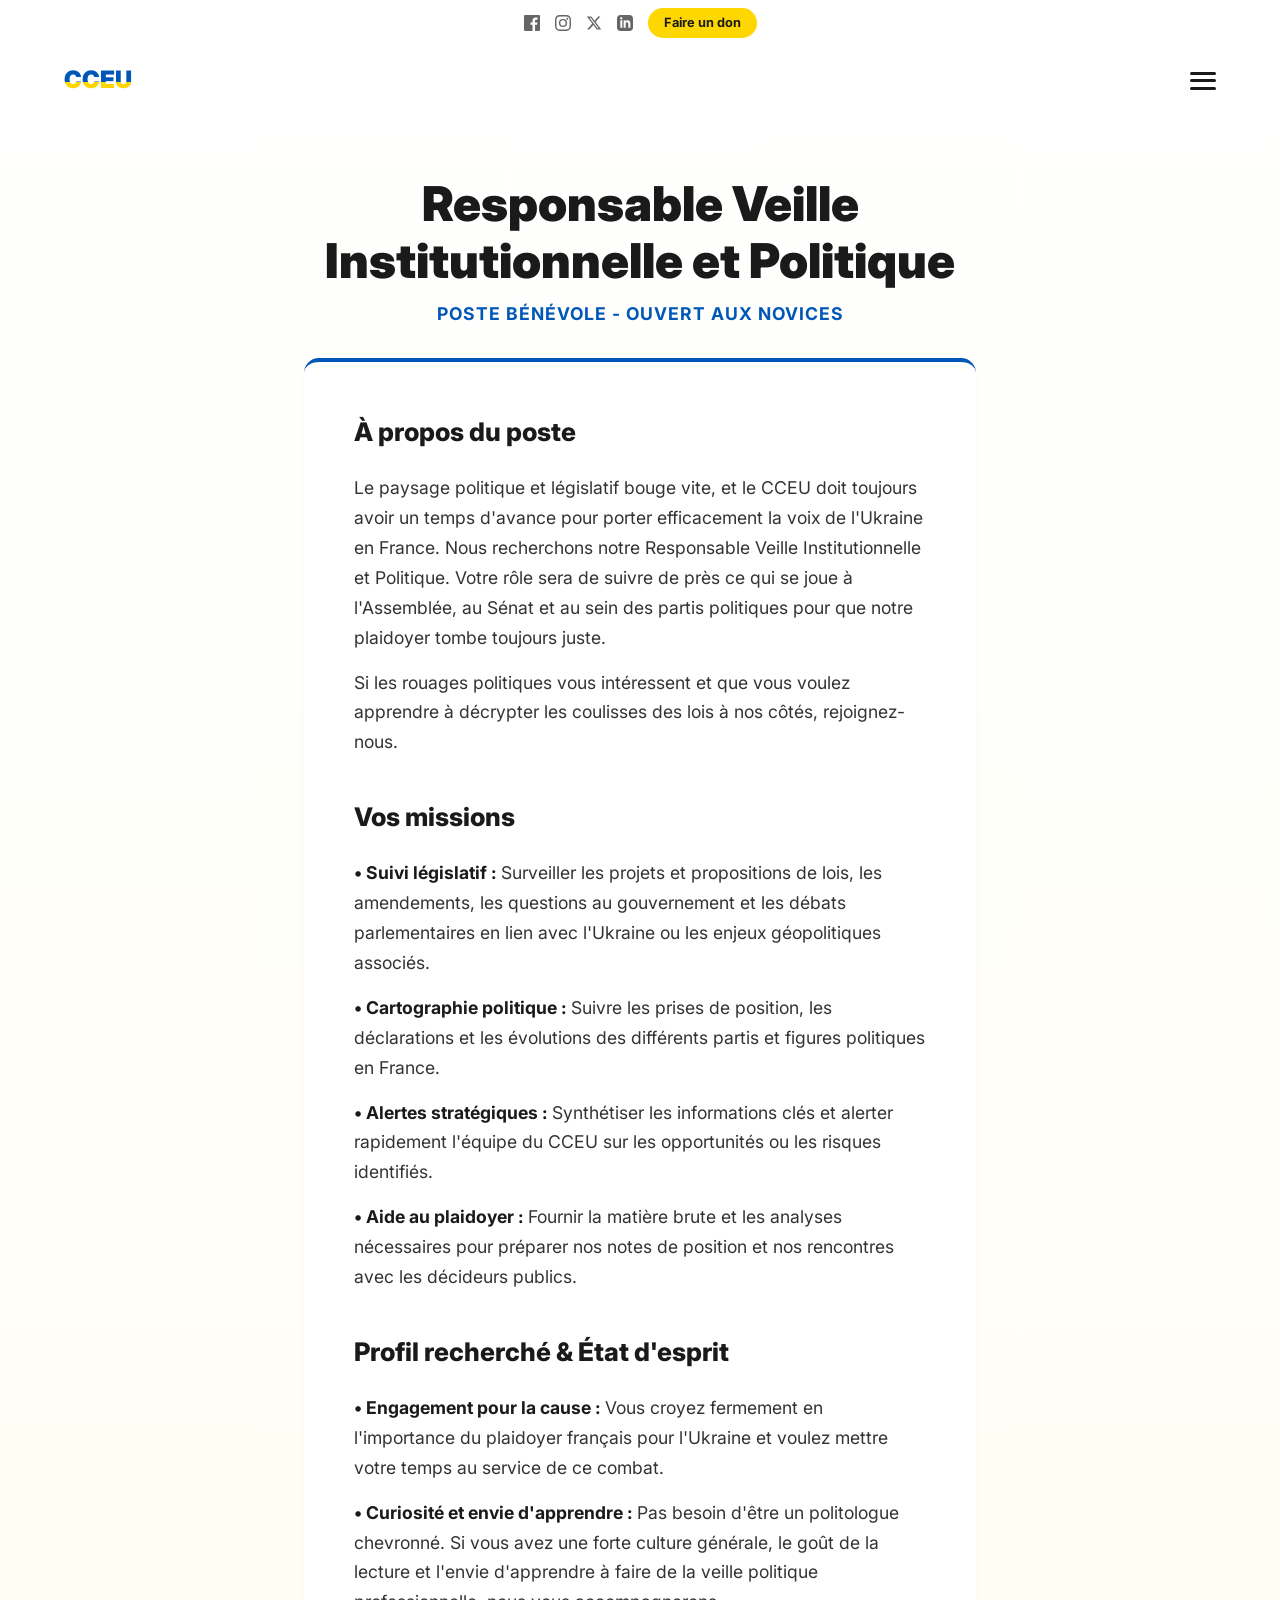
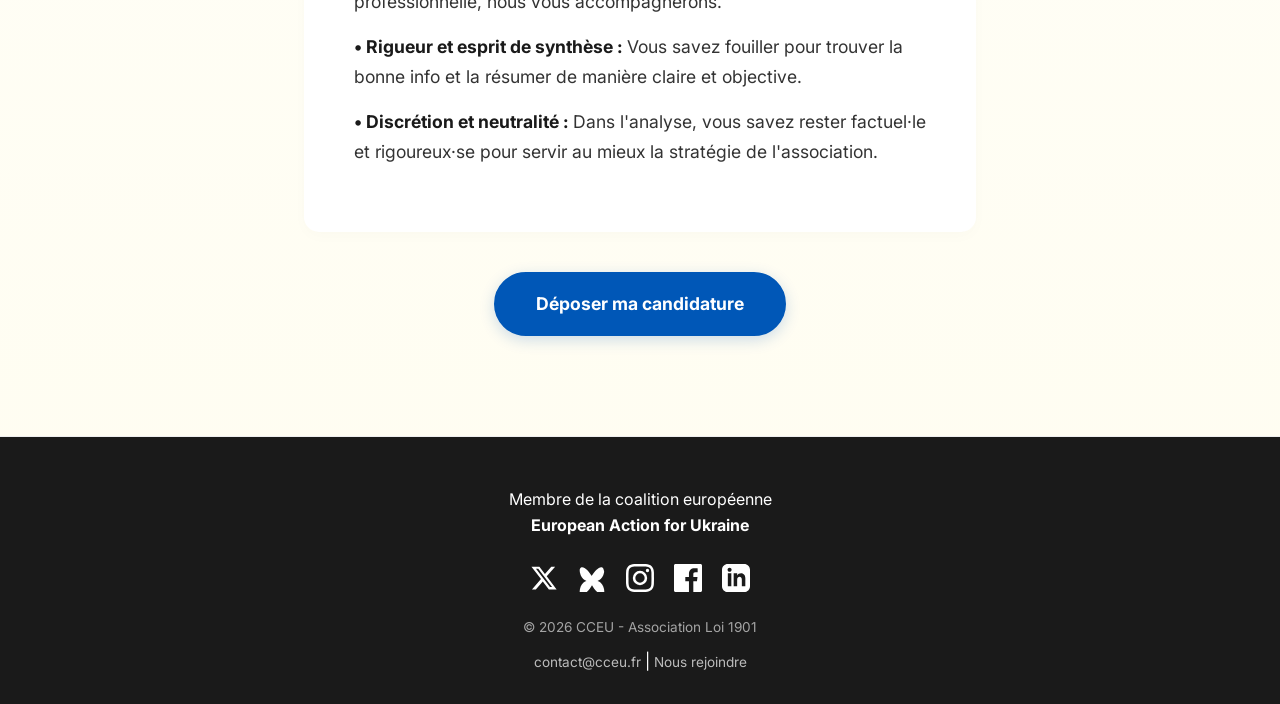
<file: pages/jobs/responsable-veille-institutionnelle.html>
<!DOCTYPE html>
<html lang="fr">
<head>
    <meta charset="UTF-8">
    <meta name="viewport" content="width=device-width, initial-scale=1.0">
    <title>CCEU - Collectif Citoyen Engagé pour l'Ukraine</title>
    <link rel="icon" type="image/png" href="../../static/favicon.png">
    <link rel="stylesheet" href="../../index.css">
    <link rel="stylesheet" href="../../static/jobs.css">
    <link rel="preconnect" href="https://fonts.googleapis.com">
    <link rel="preconnect" href="https://fonts.gstatic.com" crossorigin>
    <link href="https://fonts.googleapis.com/css2?family=Inter:wght@400;700;900&display=swap" rel="stylesheet">
    <script src="../../index.js" defer></script>
</head>
<body>
    <header>
        <div class="top-bar">
            <div class="top-bar-container">
                <div class="nav-socials">
                    <a href="https://www.facebook.com/profile.php?id=61579489568412" target="_blank" title="Facebook">
                        <svg viewBox="0 0 24 24"><path d="M22.675 0h-21.35c-.732 0-1.325.593-1.325 1.325v21.351c0 .731.593 1.324 1.325 1.324h11.495v-9.294h-3.128v-3.622h3.128v-2.671c0-3.1 1.893-4.788 4.659-4.788 1.325 0 2.463.099 2.795.143v3.24l-1.918.001c-1.504 0-1.795.715-1.795 1.763v2.313h3.587l-.467 3.622h-3.12v9.293h6.116c.73 0 1.323-.593 1.323-1.325v-21.35c0-.732-.593-1.325-1.325-1.325z" /></svg>
                    </a>
                    <a href="https://www.instagram.com/collectif_cceu/" target="_blank" title="Instagram">
                        <svg viewBox="0 0 24 24"><path d="M12 2.163c3.204 0 3.584.012 4.85.07 3.252.148 4.771 1.691 4.919 4.919.058 1.265.069 1.645.069 4.849 0 3.205-.012 3.584-.069 4.849-.149 3.225-1.664 4.771-4.919 4.919-1.266.058-1.644.07-4.85.07-3.204 0-3.584-.012-4.849-.07-3.26-.149-4.771-1.699-4.919-4.92-.058-1.265-.07-1.644-.07-4.849 0-3.204 .013-3.583.07-4.849.149-3.227 1.664-4.771 4.919-4.919 1.266-.057 1.645-.069 4.849-.069zM12 0C8.741 0 8.333.014 7.053.072 2.695.272.273 2.69.073 7.052.014 8.333 0 8.741 0 12c0 3.259.014 3.668.072 4.948.2 4.358 2.618 6.78 6.98 6.981 1.281.058 1.689.072 4.948.072 3.259 0 3.668-.014 4.948-.072 4.354-.2 6.782-2.618 6.979-6.98.059-1.28.073-1.689.073-4.948 0-3.259-.014-3.668-.072-4.947-.196-4.354-2.617-6.78-6.979-6.98C15.668.014 15.259 0 12 0zm0 5.838a6.162 6.162 0 100 12.324 6.162 6.162 0 000-12.324zM12 16a4 4 0 110-8 4 4 0 010 8zm6.406-11.845a1.44 1.44 0 100 2.881 1.44 1.44 0 000-2.881z"/></svg>
                    </a>
                    <a href="https://x.com/Collectif_CCEU" target="_blank" title="Twitter / X">
                        <svg viewBox="0 0 24 24"><path d="M18.244 2.25h3.308l-7.227 8.26 8.502 11.24H16.17l-5.214-6.817L4.99 21.75H1.68l7.73-8.835L1.254 2.25H8.08l4.713 6.231zm-1.161 17.52h1.833L7.084 4.126H5.117z"/></svg>
                    </a>
                    <a href="https://www.linkedin.com/company/cceu/" target="_blank" title="LinkedIn">
                        <svg viewBox="0 0 24 24"><path d="M19 0h-14c-2.761 0-5 2.239-5 5v14c0 2.761 2.239 5 5 5h14c2.762 0 5-2.239 5-5v-14c0-2.761-2.238-5-5-5zm-11 19h-3v-11h3v11zm-1.5-12.268c-.966 0-1.75-.79-1.75-1.764s.784-1.764 1.75-1.764 1.75.79 1.75 1.764-.783 1.764-1.75 1.764zm13.5 12.268h-3v-5.604c0-3.368-4-3.113-4 0v5.604h-3v-11h3v1.765c1.396-2.586 7-2.777 7 2.476v6.759z"/></svg>
                    </a>
                </div>
                <a href="https://donorbox.org/donations-942513" target="_blank" class="btn-donate-top">Faire un don</a>
            </div>
        </div>

        <nav class="main-nav">
            <div class="logo-nav"><a href="https://cceu.fr">CCEU</a></div>

            <button class="burger-menu" aria-label="Ouvrir le menu">
                <span></span>
                <span></span>
                <span></span>
            </button>

            <ul class="nav-links">
                <li><a href="https://chat.whatsapp.com/BabCQP9xGLk7FKaLxmbboo">Rejoindre la communauté</a></li>
                <li><a href="https://cceu.fr/#manifeste">Notre manifeste</a></li>
                <li><a href="https://cceu.fr/pages/rejoindre.html">S’engager</a></li>
                <li><a href="https://cceu.fr/pages/blog/actualites.html">Actualités</a></li>
            </ul>
        </nav>
    </header>

    <main class="page-poste-unique">
        <section class="hero-poste">
            <h1 class="titre-poste">Responsable Veille Institutionnelle et Politique</h1>
            <p class="statut-poste">Poste Bénévole - Ouvert aux novices</p>
        </section>

        <div class="contenu-poste-container">
            <h2>À propos du poste</h2>
            <p>Le paysage politique et législatif bouge vite, et le CCEU doit toujours avoir un temps d'avance pour porter efficacement la voix de l'Ukraine en France. Nous recherchons notre Responsable Veille Institutionnelle et Politique. Votre rôle sera de suivre de près ce qui se joue à l'Assemblée, au Sénat et au sein des partis politiques pour que notre plaidoyer tombe toujours juste.
            </p>

            <p>Si les rouages politiques vous intéressent et que vous voulez apprendre à décrypter les coulisses des lois à nos côtés, rejoignez-nous.
            </p>

            <h2>Vos missions</h2>

            <p><strong>• Suivi législatif : </strong> Surveiller les projets et propositions de lois, les amendements, les questions au gouvernement et les débats parlementaires en lien avec l'Ukraine ou les enjeux géopolitiques associés.</p>
            <p><strong>• Cartographie politique : </strong> Suivre les prises de position, les déclarations et les évolutions des différents partis et figures politiques en France.</p>
            <p><strong>• Alertes stratégiques : </strong> Synthétiser les informations clés et alerter rapidement l'équipe du CCEU sur les opportunités ou les risques identifiés.</p>
            <p><strong>• Aide au plaidoyer : </strong> Fournir la matière brute et les analyses nécessaires pour préparer nos notes de position et nos rencontres avec les décideurs publics.</p>

            <h2>Profil recherché & État d'esprit</h2>

            <p><strong>• Engagement pour la cause : </strong> Vous croyez fermement en l'importance du plaidoyer français pour l'Ukraine et voulez mettre votre temps au service de ce combat.</p>
            <p><strong>• Curiosité et envie d'apprendre : </strong> Pas besoin d'être un politologue chevronné. Si vous avez une forte culture générale, le goût de la lecture et l'envie d'apprendre à faire de la veille politique professionnelle, nous vous accompagnerons.</p>
            <p><strong>• Rigueur et esprit de synthèse : </strong> Vous savez fouiller pour trouver la bonne info et la résumer de manière claire et objective.</p>
            <p><strong>• Discrétion et neutralité : </strong> Dans l'analyse, vous savez rester factuel·le et rigoureux·se pour servir au mieux la stratégie de l'association.</p>
        </div>

        <div class="action-postuler-container">
            <a href="https://docs.google.com/forms/d/e/1FAIpQLSd5pF50s7v96122wzBEf5qlP05cR-gwIgwTMff3FIjjVsoFyA/viewform?usp=header" 
               target="_blank" 
               rel="noopener noreferrer" 
               class="btn-postuler">
               Déposer ma candidature
            </a>
        </div>
    </main>

<footer>
    <div class="footer-content">
        
        <div class="coalition-block">
            <a href="https://europeanactionforukraine.org" target="_blank" rel="noopener">
                <span>
                    Membre de la coalition européenne<br>
                    <strong>European Action for Ukraine</strong>
                </span>
            </a>
        </div>
        <br>

        <div class="social-links">
            <a href="https://x.com/Collectif_CCEU" target="_blank" title="Twitter / X">
                <svg viewBox="0 0 24 24"><path d="M18.244 2.25h3.308l-7.227 8.26 8.502 11.24H16.17l-5.214-6.817L4.99 21.75H1.68l7.73-8.835L1.254 2.25H8.08l4.713 6.231zm-1.161 17.52h1.833L7.084 4.126H5.117z"/></svg>
            </a>
            <a href="https://bsky.app/profile/cceu.bsky.social" target="_blank" title="Bluesky">
                <svg viewBox="0 0 24 24"><path d="M12 10.8c-1.087-2.114-4.046-5.929-6.058-7.148-1.005-.609-2.085-1.132-2.912-.904-1.119.308-1.577 1.455-1.577 2.441 0 .543.15 1.836.257 2.37.581 2.924 2.164 5.343 4.29 6.443.43.223.86.377 1.25.467-.39.09-.82.244-1.25.467-2.126 1.1-3.709 3.519-4.29 6.443-.107.534-.257 1.827-.257 2.37 0 .986.458 2.133 1.577 2.441.827.228 1.907-.295 2.912-.904 2.012-1.219 4.971-5.034 6.058-7.148 1.087 2.114 4.046 5.929 6.058 7.148 1.005.609 2.085 1.132 2.912.904 1.119-.308 1.577-1.455 1.577-2.441 0-.543-.15-1.836-.257-2.37-.581-2.924-2.164-5.343-4.29-6.443-.43-.223-.86-.377-1.25-.467.39-.09.82-.244 1.25-.467 2.126-1.1 3.709-3.519 4.29-6.443.107-.534.257-1.827-.257-2.37 0-.986-.458-2.133-1.577-2.441-.827-.228-1.907.295-2.912.904-2.012 1.219-4.971 5.034-6.058 7.148Z"/></svg>
            </a>
            <a href="https://www.instagram.com/collectif_cceu/" target="_blank" title="Instagram">
                <svg viewBox="0 0 24 24"><path d="M12 2.163c3.204 0 3.584.012 4.85.07 3.252.148 4.771 1.691 4.919 4.919.058 1.265.069 1.645.069 4.849 0 3.205-.012 3.584-.069 4.849-.149 3.225-1.664 4.771-4.919 4.919-1.266.058-1.644.07-4.85.07-3.204 0-3.584-.012-4.849-.07-3.26-.149-4.771-1.699-4.919-4.92-.058-1.265-.07-1.644-.07-4.849 0-3.204.013-3.583.07-4.849.149-3.227 1.664-4.771 4.919-4.919 1.266-.057 1.645-.069 4.849-.069zM12 0C8.741 0 8.333.014 7.053.072 2.695.272.273 2.69.073 7.052.014 8.333 0 8.741 0 12c0 3.259.014 3.668.072 4.948.2 4.358 2.618 6.78 6.98 6.981 1.281.058 1.689.072 4.948.072 3.259 0 3.668-.014 4.948-.072 4.354-.2 6.782-2.618 6.979-6.98.059-1.28.073-1.689.073-4.948 0-3.259-.014-3.668-.072-4.947-.196-4.354-2.617-6.78-6.979-6.98C15.668.014 15.259 0 12 0zm0 5.838a6.162 6.162 0 100 12.324 6.162 6.162 0 000-12.324zM12 16a4 4 0 110-8 4 4 0 010 8zm6.406-11.845a1.44 1.44 0 100 2.881 1.44 1.44 0 000-2.881z"/></svg>
            </a>
            <a href="https://www.facebook.com/profile.php?id=61579489568412" target="_blank" title="Facebook">
                <svg viewBox="0 0 24 24"><path d="M22.675 0h-21.35c-.732 0-1.325.593-1.325 1.325v21.351c0 .731.593 1.324 1.325 1.324h11.495v-9.294h-3.128v-3.622h3.128v-2.671c0-3.1 1.893-4.788 4.659-4.788 1.325 0 2.463.099 2.795.143v3.24l-1.918.001c-1.504 0-1.795.715-1.795 1.763v2.313h3.587l-.467 3.622h-3.12v9.293h6.116c.73 0 1.323-.593 1.323-1.325v-21.35c0-.732-.593-1.325-1.325-1.325z"/></svg>
            </a>
            <a href="https://www.linkedin.com/company/cceu/" target="_blank" title="LinkedIn">
                <svg viewBox="0 0 24 24"><path d="M19 0h-14c-2.761 0-5 2.239-5 5v14c0 2.761 2.239 5 5 5h14c2.762 0 5-2.239 5-5v-14c0-2.761-2.238-5-5-5zm-11 19h-3v-11h3v11zm-1.5-12.268c-.966 0-1.75-.79-1.75-1.764s.784-1.764 1.75-1.764 1.75.79 1.75 1.764-.783 1.764-1.75 1.764zm13.5 12.268h-3v-5.604c0-3.368-4-3.113-4 0v5.604h-3v-11h3v1.765c1.396-2.586 7-2.777 7 2.476v6.759z"/></svg>
            </a>
        </div>

        <p class="copyright">&copy; 2026 CCEU - Association Loi 1901</p>
        
        <div class="emails">
            <a href="mailto:contact@cceu.fr">contact@cceu.fr</a> | 
            <a href="../../pages/rejoindre.html">Nous rejoindre</a>
        </div>
    </div>
</footer>

</body>
</html>
</file>
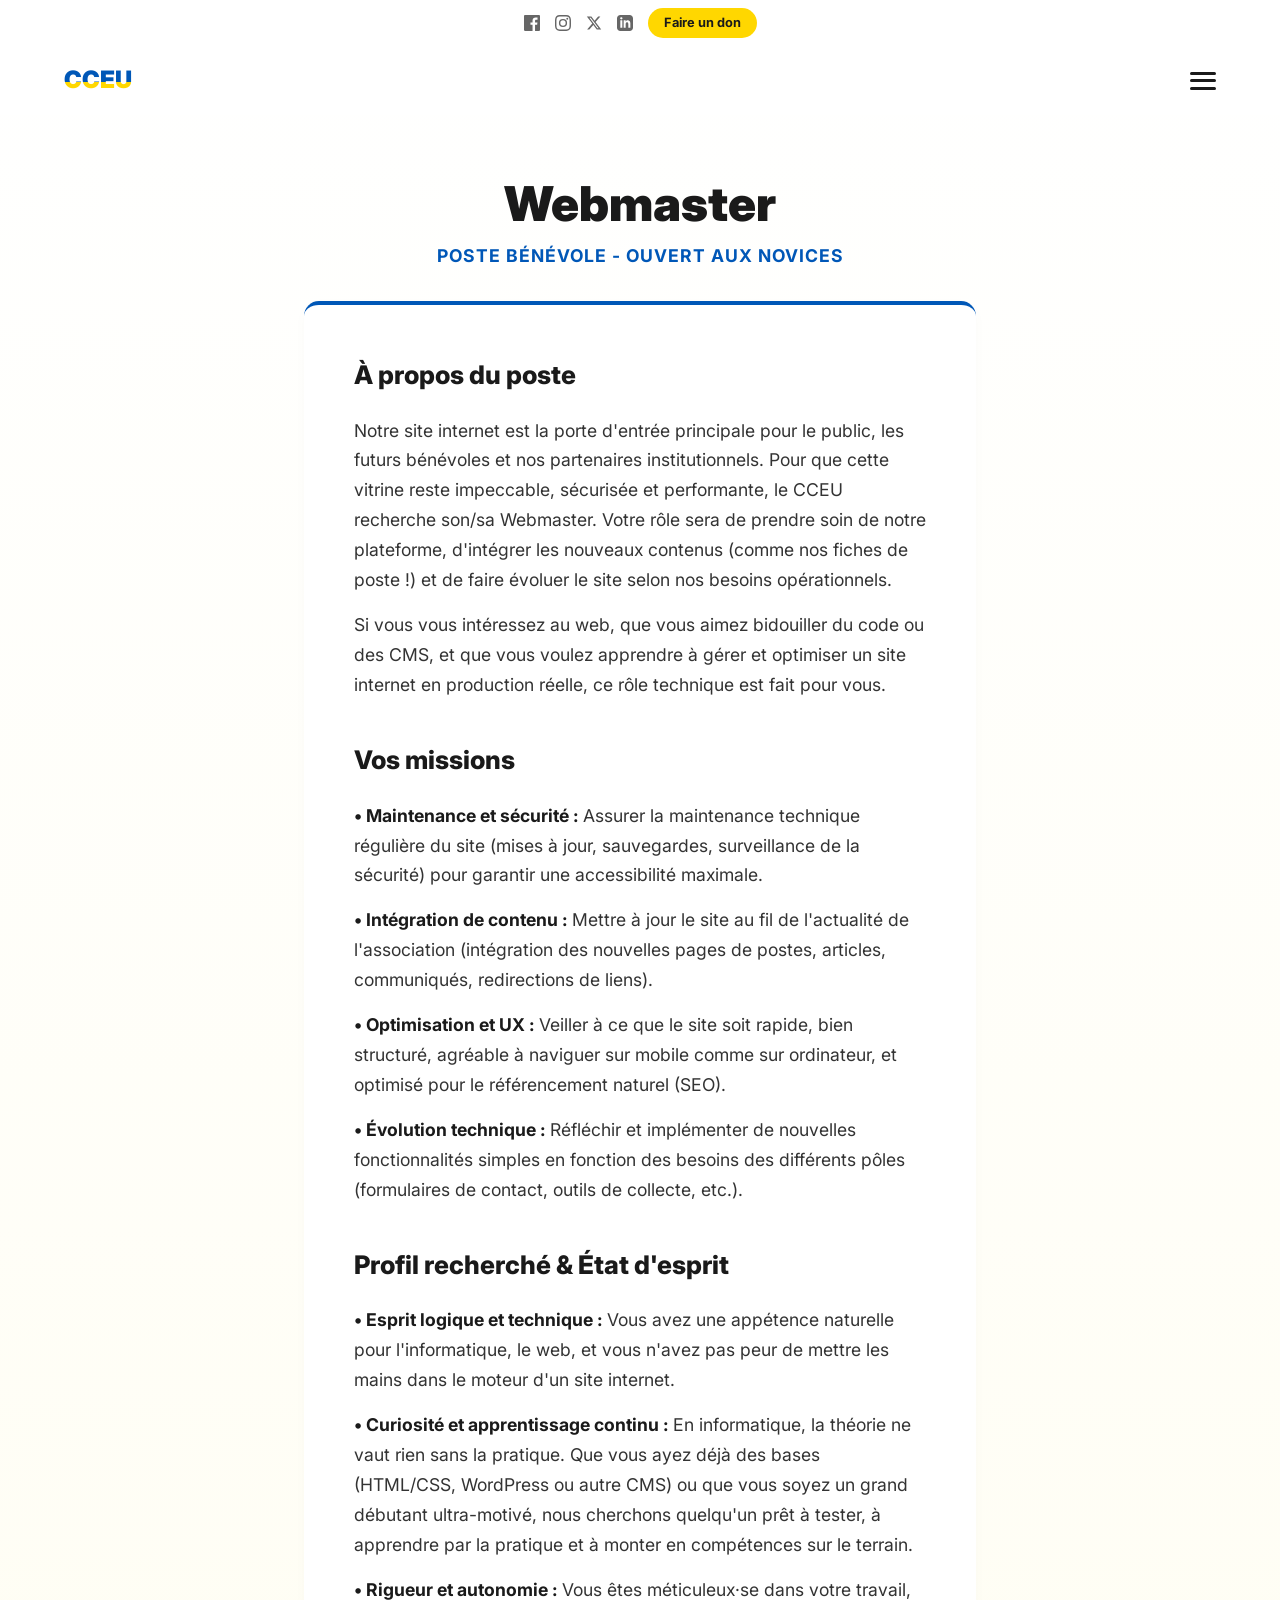
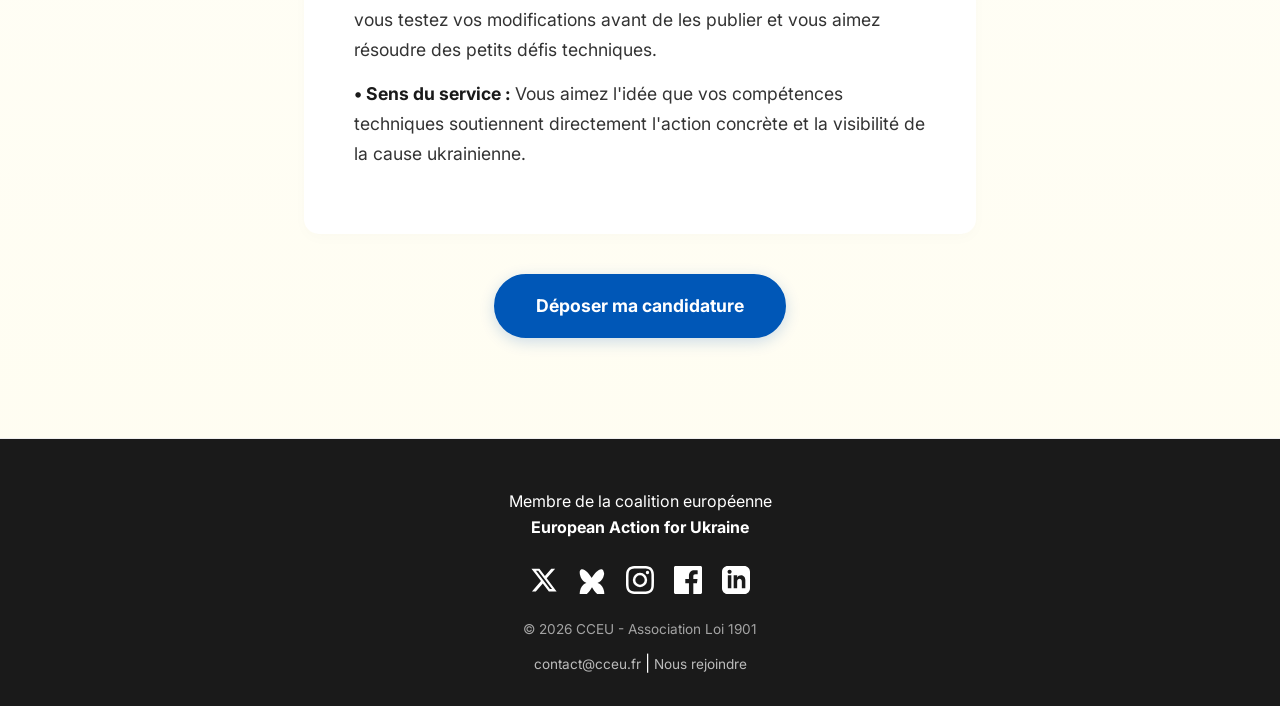
<file: pages/jobs/webmaster.html>
<!DOCTYPE html>
<html lang="fr">
<head>
    <meta charset="UTF-8">
    <meta name="viewport" content="width=device-width, initial-scale=1.0">
    <title>CCEU - Collectif Citoyen Engagé pour l'Ukraine</title>
    <link rel="icon" type="image/png" href="../../static/favicon.png">
    <link rel="stylesheet" href="../../index.css">
    <link rel="stylesheet" href="../../static/jobs.css">
    <link rel="preconnect" href="https://fonts.googleapis.com">
    <link rel="preconnect" href="https://fonts.gstatic.com" crossorigin>
    <link href="https://fonts.googleapis.com/css2?family=Inter:wght@400;700;900&display=swap" rel="stylesheet">
    <script src="../../index.js" defer></script>
</head>
<body>
    <header>
        <div class="top-bar">
            <div class="top-bar-container">
                <div class="nav-socials">
                    <a href="https://www.facebook.com/profile.php?id=61579489568412" target="_blank" title="Facebook">
                        <svg viewBox="0 0 24 24"><path d="M22.675 0h-21.35c-.732 0-1.325.593-1.325 1.325v21.351c0 .731.593 1.324 1.325 1.324h11.495v-9.294h-3.128v-3.622h3.128v-2.671c0-3.1 1.893-4.788 4.659-4.788 1.325 0 2.463.099 2.795.143v3.24l-1.918.001c-1.504 0-1.795.715-1.795 1.763v2.313h3.587l-.467 3.622h-3.12v9.293h6.116c.73 0 1.323-.593 1.323-1.325v-21.35c0-.732-.593-1.325-1.325-1.325z" /></svg>
                    </a>
                    <a href="https://www.instagram.com/collectif_cceu/" target="_blank" title="Instagram">
                        <svg viewBox="0 0 24 24"><path d="M12 2.163c3.204 0 3.584.012 4.85.07 3.252.148 4.771 1.691 4.919 4.919.058 1.265.069 1.645.069 4.849 0 3.205-.012 3.584-.069 4.849-.149 3.225-1.664 4.771-4.919 4.919-1.266.058-1.644.07-4.85.07-3.204 0-3.584-.012-4.849-.07-3.26-.149-4.771-1.699-4.919-4.92-.058-1.265-.07-1.644-.07-4.849 0-3.204 .013-3.583.07-4.849.149-3.227 1.664-4.771 4.919-4.919 1.266-.057 1.645-.069 4.849-.069zM12 0C8.741 0 8.333.014 7.053.072 2.695.272.273 2.69.073 7.052.014 8.333 0 8.741 0 12c0 3.259.014 3.668.072 4.948.2 4.358 2.618 6.78 6.98 6.981 1.281.058 1.689.072 4.948.072 3.259 0 3.668-.014 4.948-.072 4.354-.2 6.782-2.618 6.979-6.98.059-1.28.073-1.689.073-4.948 0-3.259-.014-3.668-.072-4.947-.196-4.354-2.617-6.78-6.979-6.98C15.668.014 15.259 0 12 0zm0 5.838a6.162 6.162 0 100 12.324 6.162 6.162 0 000-12.324zM12 16a4 4 0 110-8 4 4 0 010 8zm6.406-11.845a1.44 1.44 0 100 2.881 1.44 1.44 0 000-2.881z"/></svg>
                    </a>
                    <a href="https://x.com/Collectif_CCEU" target="_blank" title="Twitter / X">
                        <svg viewBox="0 0 24 24"><path d="M18.244 2.25h3.308l-7.227 8.26 8.502 11.24H16.17l-5.214-6.817L4.99 21.75H1.68l7.73-8.835L1.254 2.25H8.08l4.713 6.231zm-1.161 17.52h1.833L7.084 4.126H5.117z"/></svg>
                    </a>
                    <a href="https://www.linkedin.com/company/cceu/" target="_blank" title="LinkedIn">
                        <svg viewBox="0 0 24 24"><path d="M19 0h-14c-2.761 0-5 2.239-5 5v14c0 2.761 2.239 5 5 5h14c2.762 0 5-2.239 5-5v-14c0-2.761-2.238-5-5-5zm-11 19h-3v-11h3v11zm-1.5-12.268c-.966 0-1.75-.79-1.75-1.764s.784-1.764 1.75-1.764 1.75.79 1.75 1.764-.783 1.764-1.75 1.764zm13.5 12.268h-3v-5.604c0-3.368-4-3.113-4 0v5.604h-3v-11h3v1.765c1.396-2.586 7-2.777 7 2.476v6.759z"/></svg>
                    </a>
                </div>
                <a href="https://donorbox.org/donations-942513" target="_blank" class="btn-donate-top">Faire un don</a>
            </div>
        </div>

        <nav class="main-nav">
            <div class="logo-nav"><a href="https://cceu.fr">CCEU</a></div>

            <button class="burger-menu" aria-label="Ouvrir le menu">
                <span></span>
                <span></span>
                <span></span>
            </button>

            <ul class="nav-links">
                <li><a href="https://chat.whatsapp.com/BabCQP9xGLk7FKaLxmbboo">Rejoindre la communauté</a></li>
                <li><a href="https://cceu.fr/#manifeste">Notre manifeste</a></li>
                <li><a href="https://cceu.fr/pages/rejoindre.html">S’engager</a></li>
                <li><a href="https://cceu.fr/pages/blog/actualites.html">Actualités</a></li>
            </ul>
        </nav>
    </header>

    <main class="page-poste-unique">
        <section class="hero-poste">
            <h1 class="titre-poste">Webmaster</h1>
            <p class="statut-poste">Poste Bénévole - Ouvert aux novices</p>
        </section>

        <div class="contenu-poste-container">
            <h2>À propos du poste</h2>
            <p>Notre site internet est la porte d'entrée principale pour le public, les futurs bénévoles et nos partenaires institutionnels. Pour que cette vitrine reste impeccable, sécurisée et performante, le CCEU recherche son/sa Webmaster. Votre rôle sera de prendre soin de notre plateforme, d'intégrer les nouveaux contenus (comme nos fiches de poste !) et de faire évoluer le site selon nos besoins opérationnels.
            </p>

            <p>Si vous vous intéressez au web, que vous aimez bidouiller du code ou des CMS, et que vous voulez apprendre à gérer et optimiser un site internet en production réelle, ce rôle technique est fait pour vous.
            </p>

            <h2>Vos missions</h2>

            <p><strong>• Maintenance et sécurité : </strong> Assurer la maintenance technique régulière du site (mises à jour, sauvegardes, surveillance de la sécurité) pour garantir une accessibilité maximale.</p>
            <p><strong>• Intégration de contenu : </strong> Mettre à jour le site au fil de l'actualité de l'association (intégration des nouvelles pages de postes, articles, communiqués, redirections de liens).</p>
            <p><strong>• Optimisation et UX : </strong> Veiller à ce que le site soit rapide, bien structuré, agréable à naviguer sur mobile comme sur ordinateur, et optimisé pour le référencement naturel (SEO).</p>
            <p><strong>• Évolution technique : </strong> Réfléchir et implémenter de nouvelles fonctionnalités simples en fonction des besoins des différents pôles (formulaires de contact, outils de collecte, etc.).</p>

            <h2>Profil recherché & État d'esprit</h2>

            <p><strong>• Esprit logique et technique : </strong> Vous avez une appétence naturelle pour l'informatique, le web, et vous n'avez pas peur de mettre les mains dans le moteur d'un site internet.</p>
            <p><strong>• Curiosité et apprentissage continu : </strong> En informatique, la théorie ne vaut rien sans la pratique. Que vous ayez déjà des bases (HTML/CSS, WordPress ou autre CMS) ou que vous soyez un grand débutant ultra-motivé, nous cherchons quelqu'un prêt à tester, à apprendre par la pratique et à monter en compétences sur le terrain.</p>
            <p><strong>• Rigueur et autonomie : </strong> Vous êtes méticuleux·se dans votre travail, vous testez vos modifications avant de les publier et vous aimez résoudre des petits défis techniques.</p>
            <p><strong>• Sens du service : </strong> Vous aimez l'idée que vos compétences techniques soutiennent directement l'action concrète et la visibilité de la cause ukrainienne.</p>
        </div>

        <div class="action-postuler-container">
            <a href="https://docs.google.com/forms/d/e/1FAIpQLSd5pF50s7v96122wzBEf5qlP05cR-gwIgwTMff3FIjjVsoFyA/viewform?usp=header" 
               target="_blank" 
               rel="noopener noreferrer" 
               class="btn-postuler">
               Déposer ma candidature
            </a>
        </div>
    </main>

<footer>
    <div class="footer-content">
        
        <div class="coalition-block">
            <a href="https://europeanactionforukraine.org" target="_blank" rel="noopener">
                <span>
                    Membre de la coalition européenne<br>
                    <strong>European Action for Ukraine</strong>
                </span>
            </a>
        </div>
        <br>

        <div class="social-links">
            <a href="https://x.com/Collectif_CCEU" target="_blank" title="Twitter / X">
                <svg viewBox="0 0 24 24"><path d="M18.244 2.25h3.308l-7.227 8.26 8.502 11.24H16.17l-5.214-6.817L4.99 21.75H1.68l7.73-8.835L1.254 2.25H8.08l4.713 6.231zm-1.161 17.52h1.833L7.084 4.126H5.117z"/></svg>
            </a>
            <a href="https://bsky.app/profile/cceu.bsky.social" target="_blank" title="Bluesky">
                <svg viewBox="0 0 24 24"><path d="M12 10.8c-1.087-2.114-4.046-5.929-6.058-7.148-1.005-.609-2.085-1.132-2.912-.904-1.119.308-1.577 1.455-1.577 2.441 0 .543.15 1.836.257 2.37.581 2.924 2.164 5.343 4.29 6.443.43.223.86.377 1.25.467-.39.09-.82.244-1.25.467-2.126 1.1-3.709 3.519-4.29 6.443-.107.534-.257 1.827-.257 2.37 0 .986.458 2.133 1.577 2.441.827.228 1.907-.295 2.912-.904 2.012-1.219 4.971-5.034 6.058-7.148 1.087 2.114 4.046 5.929 6.058 7.148 1.005.609 2.085 1.132 2.912.904 1.119-.308 1.577-1.455 1.577-2.441 0-.543-.15-1.836-.257-2.37-.581-2.924-2.164-5.343-4.29-6.443-.43-.223-.86-.377-1.25-.467.39-.09.82-.244 1.25-.467 2.126-1.1 3.709-3.519 4.29-6.443.107-.534.257-1.827-.257-2.37 0-.986-.458-2.133-1.577-2.441-.827-.228-1.907.295-2.912.904-2.012 1.219-4.971 5.034-6.058 7.148Z"/></svg>
            </a>
            <a href="https://www.instagram.com/collectif_cceu/" target="_blank" title="Instagram">
                <svg viewBox="0 0 24 24"><path d="M12 2.163c3.204 0 3.584.012 4.85.07 3.252.148 4.771 1.691 4.919 4.919.058 1.265.069 1.645.069 4.849 0 3.205-.012 3.584-.069 4.849-.149 3.225-1.664 4.771-4.919 4.919-1.266.058-1.644.07-4.85.07-3.204 0-3.584-.012-4.849-.07-3.26-.149-4.771-1.699-4.919-4.92-.058-1.265-.07-1.644-.07-4.849 0-3.204.013-3.583.07-4.849.149-3.227 1.664-4.771 4.919-4.919 1.266-.057 1.645-.069 4.849-.069zM12 0C8.741 0 8.333.014 7.053.072 2.695.272.273 2.69.073 7.052.014 8.333 0 8.741 0 12c0 3.259.014 3.668.072 4.948.2 4.358 2.618 6.78 6.98 6.981 1.281.058 1.689.072 4.948.072 3.259 0 3.668-.014 4.948-.072 4.354-.2 6.782-2.618 6.979-6.98.059-1.28.073-1.689.073-4.948 0-3.259-.014-3.668-.072-4.947-.196-4.354-2.617-6.78-6.979-6.98C15.668.014 15.259 0 12 0zm0 5.838a6.162 6.162 0 100 12.324 6.162 6.162 0 000-12.324zM12 16a4 4 0 110-8 4 4 0 010 8zm6.406-11.845a1.44 1.44 0 100 2.881 1.44 1.44 0 000-2.881z"/></svg>
            </a>
            <a href="https://www.facebook.com/profile.php?id=61579489568412" target="_blank" title="Facebook">
                <svg viewBox="0 0 24 24"><path d="M22.675 0h-21.35c-.732 0-1.325.593-1.325 1.325v21.351c0 .731.593 1.324 1.325 1.324h11.495v-9.294h-3.128v-3.622h3.128v-2.671c0-3.1 1.893-4.788 4.659-4.788 1.325 0 2.463.099 2.795.143v3.24l-1.918.001c-1.504 0-1.795.715-1.795 1.763v2.313h3.587l-.467 3.622h-3.12v9.293h6.116c.73 0 1.323-.593 1.323-1.325v-21.35c0-.732-.593-1.325-1.325-1.325z"/></svg>
            </a>
            <a href="https://www.linkedin.com/company/cceu/" target="_blank" title="LinkedIn">
                <svg viewBox="0 0 24 24"><path d="M19 0h-14c-2.761 0-5 2.239-5 5v14c0 2.761 2.239 5 5 5h14c2.762 0 5-2.239 5-5v-14c0-2.761-2.238-5-5-5zm-11 19h-3v-11h3v11zm-1.5-12.268c-.966 0-1.75-.79-1.75-1.764s.784-1.764 1.75-1.764 1.75.79 1.75 1.764-.783 1.764-1.75 1.764zm13.5 12.268h-3v-5.604c0-3.368-4-3.113-4 0v5.604h-3v-11h3v1.765c1.396-2.586 7-2.777 7 2.476v6.759z"/></svg>
            </a>
        </div>

        <p class="copyright">&copy; 2026 CCEU - Association Loi 1901</p>
        
        <div class="emails">
            <a href="mailto:contact@cceu.fr">contact@cceu.fr</a> | 
            <a href="../../pages/rejoindre.html">Nous rejoindre</a>
        </div>
    </div>
</footer>

</body>
</html>
</file>
<file: index.css>
:root {
    --ua-blue: #0057B7;
    --ua-yellow: #FFD700;
    --dark: #1a1a1a;
    --light: #f9f9f9;
}

* {
    margin: 0;
    padding: 0;
    box-sizing: border-box;
}

body {
    font-family: 'Inter', sans-serif;
    background: linear-gradient(180deg, #ffffff 0%, #fffdf0 100%);
    color: var(--dark);
    line-height: 1.6;
    min-height: 100vh;
}

/* #region Navigation */
header {
    width: 100%;
    background-color: #ffffff;
}

/* Style de la petite barre tout en haut */
.top-bar {
    width: 100%;
    padding: 8px 5%;
    display: flex;         /* On force la ligne à devenir un conteneur Flex */
    justify-content: flex-end; /* On pousse tout le monde vers la droite de l'écran */
}

.top-bar-container {
    width: 100%;
    max-width: 1200px;
    display: flex;
    justify-content: flex-end; /* Aligne tout le sous-bloc à droite */
    align-items: center;
    gap: 25px;
}

/* Réseaux Sociaux */
.nav-socials {
    display: flex;
    align-items: center;
    gap: 15px;
}

.nav-socials a {
    display: flex;
    align-items: center;
}

.nav-socials svg {
    width: 16px;
    height: 16px;
    fill: #666;
    transition: fill 0.2s, transform 0.2s;
}

.nav-socials a:hover svg {
    fill: var(--ua-blue);
    transform: scale(1.1);
}

/* Bouton faire un don dans la top-bar */
.btn-donate-top {
    background-color: var(--ua-yellow);
    color: var(--dark);
    text-decoration: none;
    font-weight: 700;
    font-size: 0.8rem;
    padding: 5px 16px;
    border-radius: 50px;
    transition: background-color 0.2s, transform 0.2s;
}

.btn-donate-top:hover {
    background-color: #e6c200;
    transform: translateY(-1px);
}

/* Style de la barre de navigation principale (Logo + Menu) */
.main-nav {
    display: flex;
    justify-content: space-between;
    align-items: center;
    padding: 0px 5% 0px 5%;
    width: 100%;
}

.logo-nav {
    font-weight: 900;
    font-size: 1.5rem;
    background: linear-gradient(to bottom, var(--ua-blue) 55%, var(--ua-yellow) 50%);
   -webkit-background-clip: text;
   -webkit-text-fill-color: transparent;
}

.logo-nav a {
    text-decoration: none;
}

.nav-links {
    display: flex;
    list-style: none;
    gap: 35px;
    align-items: center;
}

.nav-links a {
    text-decoration: none;
    color: var(--dark);
    font-weight: 600;
    font-size: 0.95rem;
    transition: color 0.3s;
}

.nav-links a:hover {
    color: var(--ua-blue);
}

.burger-menu {
    display: none;
    flex-direction: column;
    justify-content: space-between;
    width: 26px;
    height: 18px;
    background: transparent;
    border: none;
    cursor: pointer;
    padding: 0;
}

.burger-menu span {
    width: 100%;
    height: 3px;
    background-color: var(--dark);
    border-radius: 10px;
    transition: all 0.3s ease;
}
/* #endregion */

/* #region Hero Section */
.hero {
    display: flex;
    flex-direction: column;
    align-items: center;
    text-align: center;
    padding: 10px 5%;
}

.main-logo {
    width: 436px;
    margin-bottom: 0px;
}

.acronym {
    font-size: 6rem;
    font-weight: 900;
    letter-spacing: -2px;
    background: linear-gradient(to bottom, var(--ua-blue) 55%, var(--ua-yellow) 50%);
    -webkit-background-clip: text;
    -webkit-text-fill-color: transparent;
    margin-bottom: 0;
}

.fullname {
    font-size: 1.2rem;
    font-weight: 700;
    text-transform: uppercase;
    letter-spacing: 1px;
}

.tagline {
    font-size: 2.5rem;
    max-width: 800px;
    margin-bottom: 40px;
}

/* #endregion */

/* #region Banner */

.scroll-banner {
    position: relative;
    width: 100%;
    height: 60vh;
    overflow: hidden;
    margin-top: 20px;
    display: flex;
    align-items: center;
    justify-content: center;
    text-align: center;
}

.banner-bg {
    position: absolute;
    top: 0;
    left: 0;
    width: 100%;
    height: 100%;
    background-position: center;
    background-repeat: no-repeat;
    background-size: cover;
    background-attachment: fixed;
    z-index: 1;
}

.banner-overlay {
    position: absolute;
    top: 0;
    left: 0;
    width: 100%;
    height: 100%;
    background: rgba(0, 0, 0, 0.4); /* Filtre noir transparent à 40% */
    z-index: 2;
}

/* Conteneur du texte */
.banner-content {
    position: relative;
    z-index: 3;
    width: 100%;
    max-width: 900px; /* Aligné avec la structure du site */
    padding: 0 20px;
}

/* Style de la phrase en blanc */
.tagline-banner {
    color: #ffffff;
    font-size: 2.5rem;
    font-weight: 700;
    line-height: 1.4;
    text-shadow: 0 4px 12px rgba(0, 0, 0, 0.5); /* Ombre portée pour détacher le texte */
}

/* #endregion */

/* #region Boutons */
.cta-container {
    display: flex;
    gap: 20px;
}

.cta-reminder {
    display: flex;
    justify-content: center;
    gap: 20px;
    padding: 60px 0;
    background-color: #ffffff;
}

.btn {
    padding: 15px 40px;
    border-radius: 50px;
    text-decoration: none;
    font-weight: 700;
    font-size: 1.1rem;
    transition: transform 0.2s;
}

.btn:hover {
    transform: translateY(-3px);
}

.btn-yellow { background-color: var(--ua-yellow); color: var(--dark); }
.btn-blue { background-color: var(--ua-blue); color: white; }

/* #endregion */

/* #region Manifeste */

.manifesto {
    padding: 80px 5% 0px;
    background-color: #ffffff;
    color: var(--dark);
}

.container {
    max-width: 1100px;
    margin: 0 auto;
}

/* Introduction */
.manifesto-intro {
    text-align: center;
    margin-bottom: 60px;
}

.manifesto-intro h3 {
    color: var(--ua-blue);
    text-transform: uppercase;
    letter-spacing: 2px;
    font-size: 1rem;
    margin-bottom: 20px;
}

.manifesto-intro .lead {
    font-size: 1.6rem;
    font-weight: 800;
    line-height: 1.3;
    margin-bottom: 25px;
    color: var(--dark);
}

.manifesto-intro p {
    font-size: 1.1rem;
    color: #444;
    max-width: 900px;
    margin: 0 auto;
    line-height: 1.6;
}

/* Grille des combats */
.combats-grid {
    display: grid;
    grid-template-columns: repeat(auto-fit, minmax(450px, 1fr));
    gap: 40px;
    margin-bottom: 60px;
}

.combat-item {
    padding: 30px;
    border-left: 4px solid var(--ua-yellow);
    background: #f9f9f9;
    transition: background 0.3s;
}

.combat-item:hover {
    background: #f0f4f8;
}

.combat-item h4 {
    color: var(--ua-blue);
    font-size: 1.25rem;
    margin-bottom: 15px;
    font-weight: 700;
}

.combat-item p {
    font-size: 1rem;
    line-height: 1.5;
    color: #333;
}

/* Bloc Actions / Conclusion */
.manifesto-actions {
    background: var(--ua-blue);
    color: white;
    padding: 50px;
    border-radius: 8px;
    text-align: center;
}

.manifesto-actions h4 {
    font-size: 1.8rem;
    margin-bottom: 20px;
    color: var(--ua-yellow);
}

.manifesto-actions p {
    font-size: 1.1rem;
    max-width: 850px;
    margin: 0 auto 20px;
    line-height: 1.6;
    opacity: 0.95;
}

.manifesto-actions strong {
    color: var(--ua-yellow);
}

/* #endregion */

/* #region Missions */

.missions-details {
    padding: 60px 5%;
    background-color: #fdfdfd;
}

.btn-mission {
    display: inline-block;
    margin-top: 15px;
    padding: 10px 20px;
    border: 2px solid var(--ua-blue);
    color: var(--ua-blue);
    text-decoration: none;
    font-weight: 700;
    border-radius: 50px;
    font-size: 0.9rem;
    transition: all 0.3s ease;
    background-color: var(--ua-blue);
    color: white;
}

.btn-mission:hover {
    background-color: white;
    color: var(--ua-blue);
    transform: translateX(5px); /* Petit effet de glissement vers la droite */
}

.mission-content p {
    margin-bottom: 10px; /* Réduit l'espace pour que le bouton soit proche du texte */
}

.section-title {
    text-align: center;
    margin-bottom: 50px;
}

.section-title h3 {
    color: var(--ua-blue);
    font-size: 0.9rem;
    text-transform: uppercase;
    letter-spacing: 2px;
    margin-bottom: 10px;
}

.section-title h2 {
    font-size: 2rem; /* Légèrement réduit */
    font-weight: 800;
}

.mission-row {
    display: flex;
    align-items: center;
    gap: 50px; /* Espace réduit */
    margin-bottom: 70px; /* Espace réduit */
}

.mission-row.reverse {
    flex-direction: row-reverse;
}

.mission-image {
    flex: 0 0 40%; 
    max-width: 40%;
}

.mission-image img {
    width: 100%;
    height: 300px; /* Énorme réduction (était 450px) */
    object-fit: cover;
    border-radius: 15px;
    box-shadow: 0 10px 30px rgba(0,0,0,0.08); /* Ombre plus douce */
}

.mission-content {
    flex: 1;
}

.mission-tag {
    background: var(--ua-yellow);
    color: var(--dark);
    padding: 4px 12px;
    border-radius: 50px;
    font-size: 0.75rem;
    font-weight: 700;
    text-transform: uppercase;
}

.mission-content h4 {
    font-size: 1.8rem; /* Réduit pour plus d'humilité */
    margin: 15px 0;
    color: var(--dark);
    line-height: 1.2;
}

.mission-content p {
    font-size: 1.05rem; /* Légèrement réduit */
    line-height: 1.6;
    color: #444;
}

/* #endregion */

/* #region Footer */

footer {
    background-color: #1a1a1a;
    color: #ffffff;
    margin-top: 100px;
    padding: 50px 5% 30px;
    text-align: center;
    border-top: 1px solid #eee;
}

.social-links {
    display: flex;
    justify-content: center;
    gap: 20px; /* Espacement plus serré */
    margin-bottom: 25px;
}

.social-links a {
    display: inline-flex;
    align-items: center;
    justify-content: center;
    text-decoration: none;
    transition: transform 0.3s;
}

.social-links svg {
    width: 28px;  /* TAILLE MAXIMALE IMPOSÉE < 30px */
    height: 28px; /* TAILLE MAXIMALE IMPOSÉE < 30px */
    fill: #ffffff;
    transition: fill 0.3s;
}

.social-links a:hover svg {
    fill: var(--ua-yellow);
}

.social-links a:hover {
    transform: translateY(-2px);
}

.coalition-block a { text-decoration: none; color: inherit; display: flex; align-items: center; justify-content: center; gap: 15px; }
.coalition-block img { height: 40px; }
.copyright { font-size: 0.85rem; opacity: 0.6; margin: 20px 0 10px; }

.emails a { 
    color: #ffffff; 
    text-decoration: none; 
    font-size: 0.85rem; 
    opacity: 0.7; 
}

/* #endregion */

/* #region Responsive */

@media (max-width: 1300px) {
    .acronym { font-size: 4rem; }
    .tagline { font-size: 1.8rem; }
    .cta-container { flex-direction: column; }

    .top-bar-container {
        justify-content: center; /* Centre les réseaux et le don sur mobile */
        gap: 15px;
    }

    .main-nav {
        display: flex;
        flex-wrap: wrap;
        flex-direction: row;
        justify-content: space-between;
        align-items: center;
        padding: 15px 5%;
        gap: 0;
    }

    nav {
        flex-direction: column;
        gap: 15px;
        padding: 15px 5%;
    }
    .nav-right {
        flex-direction: column;
        gap: 15px;
        width: 100%;
    }
    .nav-links {
        display: none; /* Masqué par défaut */
        width: 100%;   /* Force le retour à la ligne grâce au wrap */
        flex-direction: column;
        gap: 0;
        padding: 15px 0 0 0;
        margin-top: 10px;
    }

    /* Quand le menu est ouvert */
    .nav-links.open {
        display: flex;
    }

    .nav-links li {
        width: 100%;
        text-align: center;
    }

    .nav-links a {
        display: block;
        padding: 15px 0;
        width: 100%;
    }
    
    .nav-links a:hover {
        background-color: #f9f9f9;
    }

    /* Animation du bouton Burger vers une croix 'X' */
    .burger-menu.active span:nth-child(1) {
        transform: translateY(9px) rotate(45deg);
    }

    .burger-menu.active span:nth-child(2) {
        opacity: 0;
    }

    .burger-menu.active span:nth-child(3) {
        transform: translateY(-9px) rotate(-45deg);
    }

    .nav-socials {
        border-right: none;
        padding-right: 0;
    }

    .burger-menu {
        display: flex;
    }

    .mission-row, .mission-row.reverse {
        flex-direction: column;
        gap: 30px;
    }
    .mission-image, .mission-content {
        flex: 0 0 100%;
        max-width: 100%;
    }
    .mission-image img {
        height: 220px; /* Encore plus petit sur mobile */
    }

    .combats-grid {
        grid-template-columns: 1fr;
    }
    
    .manifesto-intro .lead {
        font-size: 1.3rem;
    }
    
    .manifesto-actions {
        padding: 30px 20px;
    }

    .cta-reminder {
        flex-direction: column;
        align-items: center;
        padding: 40px 20px;
    }
}

/* #endregion */
</file>
<file: static/jobs.css>
.nous-rejoindre-container {
    max-width: 1100px;
    margin: 40px auto 80px;
    padding: 0 5%;
    display: flex;
    flex-direction: column;
    gap: 25px; /* Espace entre chaque bloc de poste */
}

.poste-resume {
    background: #ffffff;
    border-left: 4px solid var(--ua-blue); /* Rappel sobre de la charte */
    padding: 30px;
    border-radius: 0 15px 15px 0;
    box-shadow: 0 4px 15px rgba(0, 0, 0, 0.03); /* Ombre très légère et propre */
    display: flex;
    justify-content: space-between;
    align-items: center;
    gap: 40px;
    transition: transform 0.2s, box-shadow 0.2s, border-left-color 0.2s;
}

.poste-resume:hover {
    transform: translateY(-2px);
    box-shadow: 0 8px 25px rgba(0, 0, 0, 0.06);
    border-left-color: var(--ua-yellow); /* Changement de couleur discret au survol */
}

.poste-texte-container {
    flex: 1;
}

.poste-titre {
    font-size: 1.4rem;
    font-weight: 800;
    color: var(--dark);
    margin-bottom: 10px;
    line-height: 1.3;
}

.poste-texte {
    font-size: 1rem;
    line-height: 1.6;
    color: #444; /* Même couleur que le texte de ton manifeste */
}

/* Bouton "En savoir plus" */
.poste-button {
    flex-shrink: 0;
    display: inline-block;
    padding: 12px 28px;
    background-color: var(--ua-blue);
    color: #ffffff;
    border: 2px solid var(--ua-blue);
    font-family: 'Inter', sans-serif;
    font-weight: 700;
    font-size: 0.95rem;
    border-radius: 50px;
    cursor: pointer;
    text-decoration: none;
    transition: all 0.3s ease;
}

.poste-button:hover {
    background-color: #ffffff;
    color: var(--ua-blue);
}

.hero-rejoindre {
    padding-bottom: 40px;
    max-width: 900px;
    margin: 0 auto;
}

.acronym-rejoindre {
    font-size: 4.5rem;
    line-height: 1.1;
    margin-bottom: 10px;
}

.fullname-rejoindre {
    margin-bottom: 40px;
}

/* Boîte d'introduction du manifeste de recrutement */
.introduction-box {
    text-align: left;
    background: #ffffff;
    padding: 40px;
    border-radius: 15px;
    box-shadow: 0 4px 15px rgba(0, 0, 0, 0.02);
    border-top: 4px solid var(--ua-blue);
}

.intro-paragraph {
    font-size: 1.1rem;
    line-height: 1.7;
    color: #333;
    margin-bottom: 20px;
}

/* Dernier paragraphe pour enlever la marge basse inutile */
.introduction-box p.intro-paragraph:last-of-type {
    margin-bottom: 25px;
}

.intro-conclusion {
    font-size: 1.1rem;
    font-weight: 700;
    color: var(--ua-blue);
    text-align: center;
    margin-top: 30px;
    font-style: italic;
}

.page-poste-unique {
    max-width: 800px; /* Plus serré pour un confort de lecture optimal du texte */
    margin: 0 auto 80px;
    padding: 0 5%;
}

.hero-poste {
    text-align: center;
    padding: 60px 0 30px;
}

.titre-poste {
    font-size: 3rem;
    font-weight: 900;
    color: var(--dark);
    line-height: 1.2;
    margin-bottom: 10px;
}

.statut-poste {
    font-size: 1.1rem;
    font-weight: 700;
    color: var(--ua-blue);
    text-transform: uppercase;
    letter-spacing: 1px;
}

/* Zone de contenu */
.contenu-poste-container {
    background: #ffffff;
    padding: 50px;
    border-radius: 15px;
    box-shadow: 0 4px 15px rgba(0, 0, 0, 0.02);
    border-top: 4px solid var(--ua-blue);
}

/* Ciblage direct des balises dans le conteneur */
.contenu-poste-container h2 {
    font-size: 1.6rem;
    font-weight: 800;
    color: var(--dark);
    margin-top: 40px;
    margin-bottom: 20px;
}

/* Gestion automatique du premier h2 de la page */
.contenu-poste-container h2:first-of-type {
    margin-top: 0;
}

.contenu-poste-container p {
    font-size: 1.1rem;
    line-height: 1.7;
    color: #333;
    margin-bottom: 15px;
}

.contenu-poste-container p strong {
    color: var(--dark);
}

.separateur-poste {
    height: 1px;
    background: #eaeaea;
    margin: 50px 0 40px;
}

.action-postuler-container {
    text-align: center;
    margin: 40px 0 20px;
}

.btn-postuler {
    display: inline-block;
    padding: 16px 40px;
    background-color: var(--ua-blue);
    color: #ffffff;
    border: 2px solid var(--ua-blue);
    font-family: 'Inter', sans-serif;
    font-weight: 700;
    font-size: 1.1rem;
    border-radius: 50px;
    text-decoration: none;
    box-shadow: 0 4px 15px rgba(0, 87, 183, 0.2);
    transition: all 0.3s ease;
}

.btn-postuler:hover {
    background-color: var(--ua-yellow);
    border-color: var(--ua-yellow);
    color: var(--dark);
    transform: translateY(-2px);
    box-shadow: 0 6px 20px rgba(255, 215, 0, 0.3);
    text-decoration: none;
}

/* --- RESPONSIVE --- */

@media (max-width: 768px) {
    .poste-resume {
        flex-direction: column;
        align-items: flex-start;
        gap: 20px;
        padding: 20px;
        border-radius: 0 8px 8px 0;
    }

    .poste-button {
        width: 100%; /* Le bouton prend toute la largeur sur mobile */
        text-align: center;
    }
    
    .poste-titre {
        font-size: 1.25rem;
    }

    .acronym-rejoindre {
        font-size: 3rem;
    }

    .introduction-box {
        padding: 25px 20px;
    }

    .titre-poste {
        font-size: 2rem;
    }

    .contenu-poste-container {
        padding: 30px 20px;
    }

    .contenu-poste-container h2 {
        font-size: 1.35rem;
    }

    .btn-postuler {
        width: 100%;
        text-align: center;
        padding: 14px 20px;
    }
}
</file>
<file: static/blog.css>
/* =========================================
   blog.css - Styles dédiés aux actualités,
   événements et veille politique
   ========================================= */

.blog-section {
    padding: 60px 5%;
    background-color: var(--light); /* Utilisation de la variable de fond clair définie dans index.css */
}

.blog-header {
    text-align: center;
    margin-bottom: 50px;
    max-width: 800px;
    margin-left: auto;
    margin-right: auto;
}

.blog-header h2 {
    font-size: 2.2rem;
    font-weight: 800;
    color: var(--dark); /* Variable index.css */
    margin-bottom: 15px;
}

.blog-header p {
    font-size: 1.1rem;
    color: #555;
    line-height: 1.6;
}

/* Grille automatique et fluide pour les cartes */
.blog-grid {
    display: grid;
    grid-template-columns: repeat(auto-fill, minmax(320px, 1fr));
    gap: 30px;
    margin-bottom: 40px;
}

/* Style de la carte individuelle (la box) */
.blog-card {
    background: #ffffff;
    border-radius: 12px;
    display: flex;
    flex-direction: column;
    transition: transform 0.3s ease, box-shadow 0.3s ease;
    border: 1px solid #eaeaea;
    /* L'effet de relief : une ombre douce et large */
    box-shadow: 0 4px 15px rgba(0, 0, 0, 0.04);
}

/* Accentuation du relief au survol pour un effet interactif */
.blog-card:hover {
    transform: translateY(-5px);
    box-shadow: 0 10px 25px rgba(0, 0, 0, 0.1);
}

.blog-card-content {
    padding: 30px;
    display: flex;
    flex-direction: column;
    height: 100%;
}

/* Métadonnées : Catégorie (Sénat/AN) et Date */
.blog-meta {
    display: flex;
    justify-content: space-between;
    align-items: center;
    margin-bottom: 20px;
}

.blog-category {
    background-color: var(--ua-blue); /* Variable index.css */
    color: #ffffff;
    padding: 6px 14px;
    border-radius: 50px;
    font-weight: 700;
    text-transform: uppercase;
    font-size: 0.75rem;
    letter-spacing: 0.5px;
}

.blog-date {
    color: #777;
    font-weight: 600;
    font-size: 0.9rem;
}

/* Typographie interne de la carte */
.blog-title {
    font-size: 1.3rem;
    color: var(--dark);
    margin-bottom: 15px;
    line-height: 1.4;
    font-weight: 700;
}

.blog-excerpt {
    color: #444;
    font-size: 1rem;
    line-height: 1.6;
    margin-bottom: 25px;
    flex-grow: 1; /* Repousse le bouton vers le bas */
}

/* Pied de carte et bouton */
.blog-card-footer {
    margin-top: auto;
}

.btn-blog {
    display: inline-block;
    color: var(--ua-blue);
    text-decoration: none;
    font-weight: 700;
    font-size: 0.95rem;
    border-bottom: 2px solid transparent;
    transition: all 0.2s ease;
}

.btn-blog:hover {
    color: var(--dark);
    border-bottom: 2px solid var(--ua-yellow); /* Variable index.css */
}

/* =========================================
   Gestion des Onglets (Tabs)
   ========================================= */

.tabs-nav {
    display: flex;
    justify-content: center;
    gap: 15px;
    margin-bottom: 40px;
    flex-wrap: wrap; /* Permet aux boutons de passer à la ligne sur petit écran */
}

.tab-btn {
    background-color: transparent;
    border: 2px solid var(--ua-blue);
    color: var(--ua-blue);
    padding: 10px 24px;
    border-radius: 50px;
    font-weight: 700;
    font-size: 1rem;
    cursor: pointer;
    transition: all 0.3s ease;
}

.tab-btn:hover {
    background-color: rgba(0, 87, 183, 0.1); /* Bleu très clair au survol */
}

.tab-btn.active {
    background-color: var(--ua-blue);
    color: #ffffff;
    box-shadow: 0 4px 10px rgba(0, 87, 183, 0.3);
}

/* Gestion de l'affichage des contenus */
.tab-content {
    display: none; /* Caché par défaut */
    animation: fadeIn 0.4s ease-in-out;
}

.tab-content.active {
    display: block; /* Affiché si actif */
}

@keyframes fadeIn {
    from { opacity: 0; transform: translateY(10px); }
    to { opacity: 1; transform: translateY(0); }
}

/* Couleurs spécifiques pour les tags de manifestations et événements régionaux */
.cat-manif {
    background-color: #e63946; 
}

.cat-region {
    background-color: #2a9d8f; 
}

/* =========================================
   État vide (Empty State) - Recrutement
   ========================================= */

.empty-state {
    text-align: center;
    background-color: #ffffff;
    /* Une bordure en pointillés pour l'effet "emplacement à remplir" */
    border: 2px dashed #cbd5e1; 
    border-radius: 12px;
    padding: 60px 20px;
    max-width: 700px;
    margin: 0 auto; /* Permet de centrer le bloc si la grille est vide */
    transition: border-color 0.3s ease;
}

.empty-state:hover {
    border-color: var(--ua-blue);
}

.empty-state-icon {
    color: var(--ua-blue);
    margin-bottom: 20px;
}

.empty-state-title {
    font-size: 1.5rem;
    color: var(--dark);
    margin-bottom: 15px;
    font-weight: 800;
}

.empty-state-text {
    font-size: 1.1rem;
    color: #555;
    margin-bottom: 35px;
    line-height: 1.6;
    max-width: 550px;
    margin-left: auto;
    margin-right: auto;
}

/* Bouton d'action spécifique à cet encart */
.btn-empty-state {
    display: inline-block;
    background-color: var(--ua-blue);
    color: #ffffff;
    padding: 14px 32px;
    border-radius: 50px;
    font-weight: 700;
    text-decoration: none;
    transition: background-color 0.3s ease, transform 0.2s ease, box-shadow 0.3s ease;
}

.btn-empty-state:hover {
    background-color: #004494; /* Bleu légèrement plus foncé au survol */
    transform: translateY(-2px);
    box-shadow: 0 6px 15px rgba(0, 87, 183, 0.3);
    color: #ffffff; /* S'assure que le texte reste blanc */
}
</file>
